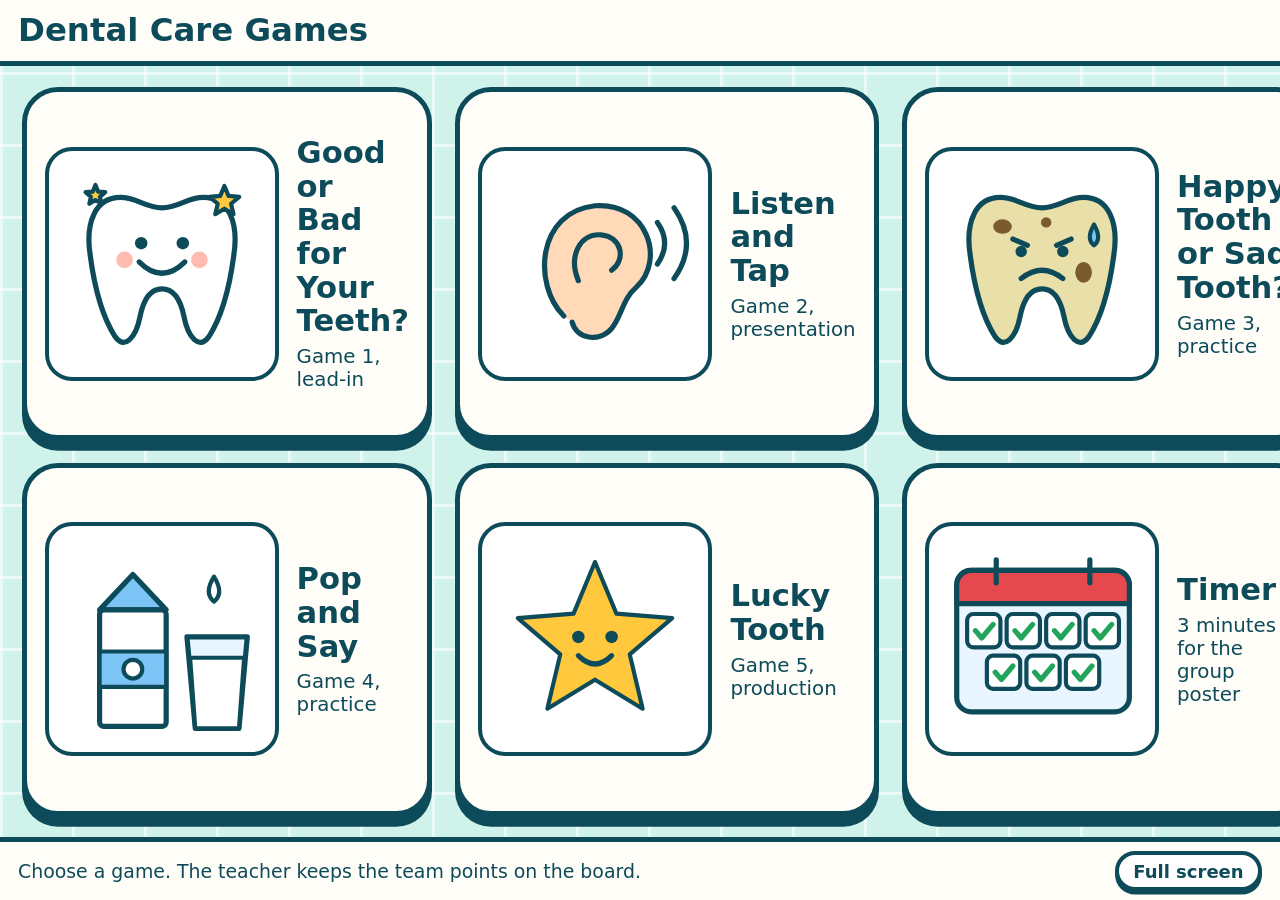
<file: index.html>
<!doctype html>
<html lang="en">
<head>
<meta charset="utf-8">
<meta name="viewport" content="width=device-width, initial-scale=1">
<title>Dental Care Games | Dental Care Games</title>
<style>
:root{
  --ink:#0E4B5A; --mint:#CFF3EA; --mint-deep:#9FE3D3; --enamel:#FFFDF7; --good:#22A55B; --bad:#E5484D; --sun:#FFC83D;
  --red:#E5484D; --blue:#3B82F6; --green:#22A55B; --yellow:#F2B705;
  --font: ui-rounded, "Arial Rounded MT Bold", "Nunito", "Trebuchet MS", "Segoe UI", system-ui, sans-serif;
}
*{box-sizing:border-box}
html,body{height:100%;margin:0}
body{
  font-family:var(--font); color:var(--ink); background-color:var(--mint);
  background-image:linear-gradient(rgba(255,255,255,.55) 3px,transparent 3px),linear-gradient(90deg,rgba(255,255,255,.55) 3px,transparent 3px);
  background-size:72px 72px; display:flex; flex-direction:column; overflow:hidden; user-select:none; -webkit-user-select:none;
}
button{font-family:inherit;color:inherit;cursor:pointer}
button:focus-visible,a:focus-visible{outline:5px solid var(--sun);outline-offset:3px}
.art{display:block;width:100%;height:100%}

/* top bar */
.bar{display:flex;align-items:center;gap:2vmin;padding:1.4vmin 2vmin;background:var(--enamel);border-bottom:.6vmin solid var(--ink)}
.bar h1{font-size:clamp(18px,3.6vmin,44px);margin:0;line-height:1.1;flex:0 1 auto}
.home{flex:none;width:7vmin;height:7vmin;min-width:44px;min-height:44px;border-radius:50%;background:var(--mint);border:.5vmin solid var(--ink);display:grid;place-items:center;text-decoration:none}
.home svg{width:60%;height:60%}
#teams{margin-left:auto;display:flex;gap:1.2vmin}
.team{position:relative;display:flex;align-items:center;gap:1vmin;padding:.8vmin 1.4vmin;border-radius:3vmin;border:.5vmin solid var(--ink);background:var(--c);color:#fff;font-weight:700;opacity:.55;transition:transform .2s,opacity .2s}
.team.on{opacity:1;transform:translateY(.6vmin) scale(1.08);box-shadow:0 .8vmin 0 var(--ink)}
.team .nm{font-size:clamp(12px,2.2vmin,26px);text-shadow:0 2px 0 rgba(0,0,0,.25)}
.team .sc{font-size:clamp(18px,4vmin,48px);min-width:1.4em;text-align:center;background:#fff;color:var(--ink);border-radius:2vmin;padding:0 .8vmin;line-height:1.25}
.team .adj{display:flex;flex-direction:column;gap:.3vmin}
.team .adj button{width:3.2vmin;height:3.2vmin;min-width:22px;min-height:22px;border-radius:50%;border:.3vmin solid var(--ink);background:#fff;color:var(--ink);font-size:clamp(11px,2vmin,20px);line-height:1;padding:0;font-weight:800}
.team.pop .sc{animation:pop .5s}
@keyframes pop{40%{transform:scale(1.5)}}

/* stage */
#stage{flex:1;min-height:0;position:relative;display:flex;align-items:center;justify-content:center;padding:2.4vmin}
.foot{display:flex;align-items:center;gap:1.4vmin;padding:1vmin 2vmin;background:var(--enamel);border-top:.6vmin solid var(--ink);font-size:clamp(12px,2.1vmin,22px)}
.foot .sp{flex:1}
.btn{border:.5vmin solid var(--ink);background:#fff;border-radius:3vmin;padding:1vmin 2.4vmin;font-size:clamp(14px,2.6vmin,30px);font-weight:700;box-shadow:0 .7vmin 0 var(--ink);transition:transform .08s,box-shadow .08s}
.btn:active{transform:translateY(.5vmin);box-shadow:0 .2vmin 0 var(--ink)}
.btn.small{font-size:clamp(12px,2vmin,20px);padding:.6vmin 1.6vmin;box-shadow:0 .4vmin 0 var(--ink)}
.btn.go{background:var(--sun)}
a.btn{color:var(--ink);text-decoration:none;display:inline-block}
.btn.good{background:var(--good);color:#fff}
.btn.bad{background:var(--bad);color:#fff}
.btn[disabled]{opacity:.45;cursor:default}
.card{background:var(--enamel);border:.6vmin solid var(--ink);border-radius:4vmin;box-shadow:0 1.2vmin 0 var(--ink)}
.turn{font-size:clamp(16px,3.4vmin,40px);font-weight:700;padding:.6vmin 2.4vmin;border-radius:3vmin;border:.5vmin solid var(--ink);background:var(--c);color:#fff;text-shadow:0 2px 0 rgba(0,0,0,.25)}
.big{font-size:clamp(28px,8vmin,110px);font-weight:800;line-height:1}
.phrase{font-size:clamp(20px,5vmin,64px);font-weight:700}
.goodc{color:var(--good)} .badc{color:var(--bad)}
.hidden{display:none !important}
.shake{animation:shake .4s}
@keyframes shake{20%{transform:translateX(-2vmin)}40%{transform:translateX(2vmin)}60%{transform:translateX(-1.2vmin)}80%{transform:translateX(1.2vmin)}}
.pulse{animation:pulse .6s}
@keyframes pulse{50%{transform:scale(1.05)}}

/* overlay */
.over{position:absolute;inset:0;background:rgba(14,75,90,.55);display:flex;align-items:center;justify-content:center;padding:3vmin;z-index:5}
.panel{width:min(100%,150vmin);max-height:100%;padding:3vmin 4vmin;display:flex;flex-direction:column;align-items:center;gap:2vmin;text-align:center}
.finish h2{font-size:clamp(28px,7vmin,96px);margin:0}
.finish .rows{display:flex;gap:2vmin;align-items:flex-end}
.finish .res{display:flex;flex-direction:column;align-items:center;gap:1vmin;font-weight:700;font-size:clamp(14px,2.8vmin,32px)}
.finish .res .col{width:13vmin;border:.5vmin solid var(--ink);border-radius:2vmin 2vmin 0 0;background:var(--c);display:flex;align-items:flex-start;justify-content:center;color:#fff;font-size:clamp(22px,5vmin,64px);padding-top:.6vmin;text-shadow:0 2px 0 rgba(0,0,0,.25)}
.finish .crown{width:9vmin;height:9vmin}
.stars{position:absolute;inset:0;pointer-events:none;overflow:hidden;z-index:6}
.stars i{position:absolute;width:5vmin;height:5vmin;animation:fly 1.1s ease-out forwards}
@keyframes fly{to{transform:translate(var(--dx),var(--dy)) rotate(260deg) scale(.4);opacity:0}}
@media (prefers-reduced-motion:reduce){*{animation-duration:.01s !important;transition-duration:.01s !important}}

.hub{width:100%;height:100%;display:grid;grid-template-columns:repeat(3,1fr);grid-template-rows:repeat(2,1fr);gap:2.6vmin}
.go-card{display:flex;align-items:center;gap:2vmin;padding:2vmin;text-decoration:none;color:inherit;min-height:0}
.go-card:active{transform:translateY(.8vmin);box-shadow:0 .4vmin 0 var(--ink)}
.go-card .pic{flex:none;height:100%;max-height:26vmin;aspect-ratio:1;background:#fff;border:.5vmin solid var(--ink);border-radius:3vmin;padding:1vmin}
.go-card .t{font-size:clamp(16px,3.4vmin,40px);font-weight:800;line-height:1.1}
.go-card .s{font-size:clamp(12px,2.2vmin,26px);margin-top:.8vmin}

</style>
</head>
<body>
<header class="bar">
  
  <h1>Dental Care Games</h1>
  
</header>
<main id="stage">
<div class="hub" id="hub"></div>

</main>
<footer class="foot">
  <span>Choose a game. The teacher keeps the team points on the board.</span><span class="sp"></span>
  
  
  <button class="btn small" id="btnFull">Full screen</button>
</footer>
<script>
// Original pictures for the Dental Care games. Every picture is drawn in a 200 x 200 box.
const INK = '#0E4B5A';
const S = `stroke="${INK}" stroke-width="5" stroke-linejoin="round" stroke-linecap="round"`;
const S4 = `stroke="${INK}" stroke-width="4" stroke-linejoin="round" stroke-linecap="round"`;

const TOOTH_PATH = 'M60 36 C36 36 26 60 31 92 C35 122 42 150 55 170 C64 183 75 171 79 150 C83 131 90 124 100 124 C110 124 117 131 121 150 C125 171 136 183 145 170 C158 150 165 122 169 92 C174 60 164 36 140 36 C124 36 116 46 100 46 C84 46 76 36 60 36 Z';

function toothShape(fill) { return `<path d="${TOOTH_PATH}" fill="${fill}" ${S}/>`; }

function kid(mouth) {
  return `<circle cx="78" cy="110" r="54" fill="#FFD9B8" ${S}/>
  <path d="M25 104 C20 62 52 44 80 46 C112 44 138 66 131 106 C120 86 102 74 78 78 C56 74 38 88 25 104 Z" fill="#5B3A29" ${S}/>
  <circle cx="60" cy="110" r="5.5" fill="${INK}"/><circle cx="96" cy="110" r="5.5" fill="${INK}"/>
  <circle cx="45" cy="127" r="8" fill="#FF9E8F" opacity=".75"/><circle cx="111" cy="127" r="8" fill="#FF9E8F" opacity=".75"/>
  ${mouth}`;
}
const MOUTH_SMILE = `<path d="M56 131 Q78 156 100 131 Z" fill="#fff" ${S4}/>`;
const MOUTH_OPEN = `<ellipse cx="78" cy="140" rx="14" ry="11" fill="#B3364A" ${S4}/>`;

function candy(x, y, r, color, scale) {
  return `<g transform="translate(${x},${y}) rotate(${r}) scale(${scale || 1})">
    <path d="M-20 0 L-44 -15 L-44 15 Z" fill="${color}" ${S4}/><path d="M20 0 L44 -15 L44 15 Z" fill="${color}" ${S4}/>
    <ellipse rx="25" ry="18" fill="${color}" ${S4}/>
    <path d="M-8 -16 Q2 0 -8 16 M8 -16 Q18 0 8 16" fill="none" stroke="#fff" stroke-width="5" stroke-linecap="round"/></g>`;
}
function toothbrush(x, y, r, scale) {
  return `<g transform="translate(${x},${y}) rotate(${r}) scale(${scale || 1})">
    <rect x="20" y="-7" width="100" height="14" rx="7" fill="#3B82F6" ${S4}/>
    <rect x="-10" y="-9" width="38" height="12" rx="4" fill="#3B82F6" ${S4}/>
    <rect x="-8" y="-24" width="34" height="16" rx="4" fill="#fff" ${S4}/>
    <path d="M1 -24 V-9 M9 -24 V-9 M17 -24 V-9" stroke="${INK}" stroke-width="2.5"/></g>`;
}
function pencil(x, y, r, scale, bites) {
  const marks = bites ? `<path d="M30 -9 a7 7 0 0 0 14 0 Z M52 -9 a7 7 0 0 0 14 0 Z M40 9 a7 7 0 0 1 14 0 Z" fill="#8A5A2B" ${S4}/>` : '';
  return `<g transform="translate(${x},${y}) rotate(${r}) scale(${scale || 1})">
    <rect x="-14" y="-9" width="16" height="18" rx="4" fill="#FF8FA3" ${S4}/>
    <rect x="2" y="-9" width="98" height="18" fill="#F5B300" ${S4}/>
    <path d="M100 -9 L128 0 L100 9 Z" fill="#F3D2A9" ${S4}/><path d="M118 -3.4 L128 0 L118 3.4 Z" fill="${INK}"/>
    ${marks}</g>`;
}
function star(cx, cy, r, fill) {
  let d = '';
  for (let i = 0; i < 10; i++) {
    const a = -Math.PI / 2 + i * Math.PI / 5, rr = i % 2 ? r * 0.45 : r;
    d += (i ? 'L' : 'M') + (cx + rr * Math.cos(a)).toFixed(1) + ' ' + (cy + rr * Math.sin(a)).toFixed(1) + ' ';
  }
  return `<path d="${d}Z" fill="${fill || '#FFC83D'}" ${S4}/>`;
}
function calendar(marks) {
  let cells = '';
  const pos = [[44, 92], [82, 92], [120, 92], [158, 92], [63, 132], [101, 132], [139, 132]];
  pos.forEach(([x, y]) => {
    cells += `<rect x="${x - 16}" y="${y - 16}" width="32" height="32" rx="6" fill="#fff" ${S4}/>`;
    cells += marks === 'stars' ? star(x, y, 11, '#FFC83D').replace('stroke-width="4"', 'stroke-width="2.5"')
      : `<path d="M${x - 8} ${y} l6 7 l11 -13" fill="none" stroke="#22A55B" stroke-width="5" stroke-linecap="round" stroke-linejoin="round"/>`;
  });
  return `<rect x="18" y="34" width="166" height="136" rx="14" fill="#EAF6FF" ${S}/>
    <path d="M18 66 H184 V48 a14 14 0 0 0 -14 -14 H32 a14 14 0 0 0 -14 14 Z" fill="#E5484D" ${S}/>
    <path d="M56 24 V46 M146 24 V46" ${S}/>${cells}`;
}

const ART = {
  toothHappy: () => `${toothShape('#FFFFFF')}
    <circle cx="80" cy="80" r="6" fill="${INK}"/><circle cx="120" cy="80" r="6" fill="${INK}"/>
    <path d="M78 98 Q100 120 122 98" fill="none" ${S}/>
    <circle cx="64" cy="96" r="8" fill="#FF9E8F" opacity=".7"/><circle cx="136" cy="96" r="8" fill="#FF9E8F" opacity=".7"/>
    ${star(160, 40, 15)}${star(36, 34, 10)}`,
  toothSad: () => `${toothShape('#E9DFA8')}
    <path d="M72 76 l14 6 M128 76 l-14 6" ${S}/>
    <circle cx="80" cy="88" r="5.5" fill="${INK}"/><circle cx="120" cy="88" r="5.5" fill="${INK}"/>
    <path d="M80 114 Q100 98 120 114" fill="none" ${S}/>
    <ellipse cx="62" cy="64" rx="9" ry="7" fill="#7A5B2E"/><ellipse cx="140" cy="108" rx="8" ry="10" fill="#7A5B2E"/><circle cx="104" cy="60" r="5" fill="#7A5B2E"/>
    <path d="M150 62 q8 14 0 20 q-8 -6 0 -20 Z" fill="#7CC4F5" ${S4}/>`,
  brushA: () => `${kid(MOUTH_SMILE)}${toothbrush(88, 150, -14, 0.8)}
    <circle cx="108" cy="150" r="9" fill="#fff" ${S4}/><circle cx="122" cy="160" r="6" fill="#fff" ${S4}/><circle cx="96" cy="162" r="5" fill="#fff" ${S4}/>`,
  brushB: () => `${toothbrush(40, 78, 18, 1.15)}
    <g transform="translate(60,140) rotate(-10)"><rect x="0" y="-22" width="92" height="44" rx="8" fill="#fff" ${S}/>
    <rect x="16" y="-22" width="40" height="44" fill="#2EC4B6" ${S4}/><rect x="92" y="-12" width="18" height="24" rx="4" fill="#E5484D" ${S4}/>
    <path d="M110 0 q16 -14 26 0 q-12 12 -26 0 Z" fill="#fff" ${S4}/></g>`,
  candyA: () => `${kid(MOUTH_OPEN)}${candy(140, 146, -20, '#FF6B9D')}`,
  candyB: () => `<path d="M118 108 L150 180" ${S}/>
    <circle cx="106" cy="76" r="44" fill="#FF6B9D" ${S}/>
    <path d="M106 76 m0 -8 a8 8 0 1 1 -8 8 a18 18 0 1 1 18 18 a28 28 0 1 1 -28 -28" fill="none" stroke="#fff" stroke-width="6" stroke-linecap="round"/>
    ${candy(52, 154, 14, '#FFC83D', 0.8)}${candy(160, 62, -30, '#7CC4F5', 0.62)}`,
  dentistA: () => `<circle cx="92" cy="112" r="54" fill="#FFD9B8" ${S}/>
    <path d="M40 96 C40 58 66 44 92 44 C118 44 144 58 144 96 C126 82 112 78 92 78 C72 78 58 82 40 96 Z" fill="#DFF3FF" ${S}/>
    <path d="M92 52 v18 M83 61 h18" stroke="#22A55B" stroke-width="7" stroke-linecap="round"/>
    <circle cx="74" cy="106" r="5.5" fill="${INK}"/><circle cx="110" cy="106" r="5.5" fill="${INK}"/>
    <path d="M52 124 Q92 112 132 124 L128 150 Q92 172 56 150 Z" fill="#7CC4F5" ${S}/>
    <path d="M52 126 L40 116 M132 126 L144 116" ${S4}/>
    <path d="M150 186 L170 122" ${S}/><circle cx="172" cy="104" r="20" fill="#EAF6FF" ${S}/>`,
  dentistB: () => `<g transform="translate(-14,12) scale(.86)">${toothShape('#FFFFFF')}
    <circle cx="80" cy="82" r="6" fill="${INK}"/><circle cx="120" cy="82" r="6" fill="${INK}"/><path d="M80 100 Q100 118 120 100" fill="none" ${S}/></g>
    <path d="M132 188 L158 108" ${S}/><circle cx="162" cy="90" r="24" fill="#EAF6FF" ${S}/>
    <circle cx="44" cy="44" r="26" fill="#22A55B" ${S4}/><path d="M44 30 v28 M30 44 h28" stroke="#fff" stroke-width="9" stroke-linecap="round"/>`,
  pencilA: () => `${kid(`<ellipse cx="78" cy="142" rx="17" ry="13" fill="#B3364A" ${S4}/>`)}${pencil(72, 143, -6, 0.86)}
    <rect x="64" y="130" width="11" height="9" rx="2" fill="#fff" ${S4}/><rect x="80" y="130" width="11" height="9" rx="2" fill="#fff" ${S4}/>`,
  pencilB: () => `${pencil(38, 150, -38, 1.18, true)}
    <path d="M36 44 l10 12 M60 30 l4 15 M20 66 l14 6" ${S}/>`,
  apple: () => `${kid(MOUTH_OPEN)}
    <path d="M148 120 C128 104 104 122 110 150 C114 172 132 184 148 176 C164 184 182 172 186 150 C192 122 168 104 148 120 Z" fill="#E5484D" ${S}/>
    <path d="M148 120 q-2 -16 10 -22" fill="none" ${S}/><path d="M158 100 q16 -10 24 2 q-14 10 -24 -2 Z" fill="#22A55B" ${S4}/>`,
  soda: () => `${kid(MOUTH_OPEN)}
    <path d="M118 112 L182 112 L172 186 L128 186 Z" fill="#8A4B2A" ${S}/>
    <path d="M118 112 L182 112 L179 132 L121 132 Z" fill="#fff" ${S4}/>
    <circle cx="140" cy="152" r="5" fill="#fff" opacity=".8"/><circle cx="158" cy="168" r="4" fill="#fff" opacity=".8"/><circle cx="160" cy="146" r="3" fill="#fff" opacity=".8"/>
    <path d="M150 122 L138 96 L96 140" fill="none" stroke="#E5484D" stroke-width="7" stroke-linecap="round" stroke-linejoin="round"/>`,
  milk: () => `${kid(MOUTH_SMILE)}
    <path d="M122 104 L180 104 L174 186 L128 186 Z" fill="#EAF6FF" ${S}/>
    <path d="M124 128 L178 128 L174 186 L128 186 Z" fill="#fff" ${S4}/>
    <path d="M58 133 q20 -10 40 0" fill="none" stroke="#fff" stroke-width="7" stroke-linecap="round"/>`,
  chocolate: () => `${kid(MOUTH_OPEN)}
    <g transform="translate(146,146) rotate(14)"><rect x="-34" y="-44" width="68" height="88" rx="6" fill="#6B3E26" ${S}/>
    <path d="M-34 -14 H34 M-34 16 H34 M0 -44 V44" stroke="#8A5A3C" stroke-width="5"/>
    <path d="M-34 10 H34 V44 a6 6 0 0 1 -6 6 H-28 a6 6 0 0 1 -6 -6 Z" fill="#F5B300" ${S4} transform="translate(0,-6)"/></g>`,
  appleB: () => `<g transform="translate(-102,-80) scale(1.3)"><path d="M148 120 C128 104 104 122 110 150 C114 172 132 184 148 176 C164 184 182 172 186 150 C192 122 168 104 148 120 Z" fill="#E5484D" ${S4}/>
    <path d="M148 120 q-2 -16 10 -22" fill="none" ${S4}/><path d="M158 100 q16 -10 24 2 q-14 10 -24 -2 Z" fill="#22A55B" ${S4}/></g>
    <g transform="translate(75,72) scale(.62)"><path d="M148 120 C128 104 104 122 110 150 C114 172 132 184 148 176 C164 184 182 172 186 150 C192 122 168 104 148 120 Z" fill="#7BC74D" ${S}/>
    <path d="M148 120 q-2 -16 10 -22" fill="none" ${S}/></g>
    <path d="M70 100 q-8 12 0 24" fill="none" stroke="#fff" stroke-width="7" stroke-linecap="round"/>`,
  milkB: () => `<path d="M40 72 L72 38 L104 72 Z" fill="#7CC4F5" ${S}/><rect x="40" y="72" width="64" height="112" rx="4" fill="#fff" ${S}/>
    <rect x="40" y="112" width="64" height="34" fill="#7CC4F5" ${S4}/><circle cx="72" cy="129" r="9" fill="#fff" ${S4}/>
    <path d="M124 98 L182 98 L174 186 L132 186 Z" fill="#EAF6FF" ${S}/><path d="M127 118 L179 118 L174 186 L132 186 Z" fill="#fff" ${S4}/>
    <path d="M150 40 q10 16 0 24 q-10 -8 0 -24 Z" fill="#fff" ${S4}/>`,
  sodaB: () => `<rect x="58" y="44" width="84" height="140" rx="16" fill="#E5484D" ${S}/>
    <ellipse cx="100" cy="50" rx="40" ry="10" fill="#D9E2E8" ${S4}/><path d="M92 46 h16" ${S4}/>
    <path d="M58 104 q21 -14 42 0 t42 0 v26 q-21 -14 -42 0 t-42 0 Z" fill="#fff" ${S4}/>
    <circle cx="164" cy="64" r="9" fill="#fff" ${S4}/><circle cx="178" cy="98" r="6" fill="#fff" ${S4}/><circle cx="160" cy="34" r="5" fill="#fff" ${S4}/>
    <circle cx="34" cy="80" r="7" fill="#fff" ${S4}/><circle cx="28" cy="116" r="4.5" fill="#fff" ${S4}/>`,
  sun: () => `<g ${S}><path d="M100 14 V34 M100 166 V186 M14 100 H34 M166 100 H186 M39 39 L53 53 M147 147 L161 161 M39 161 L53 147 M147 53 L161 39"/></g>
    <circle cx="100" cy="100" r="52" fill="#FFC83D" ${S}/>
    <circle cx="82" cy="92" r="6" fill="${INK}"/><circle cx="118" cy="92" r="6" fill="${INK}"/><path d="M80 110 Q100 130 120 110" fill="none" ${S}/>`,
  plate: () => `<circle cx="100" cy="104" r="62" fill="#fff" ${S}/><circle cx="100" cy="104" r="40" fill="#EAF6FF" ${S4}/>
    <circle cx="88" cy="96" r="4" fill="#C98A4B"/><circle cx="112" cy="112" r="3.5" fill="#C98A4B"/><circle cx="104" cy="92" r="3" fill="#C98A4B"/>
    <path d="M20 40 V84 M10 40 V68 a10 10 0 0 0 20 0 V40 M20 84 V172" fill="none" ${S}/>
    <path d="M180 172 V92 M180 92 c-14 -8 -14 -44 0 -54 c14 10 14 46 0 54 Z" fill="#EAF6FF" ${S}/>`,
  calendar: () => calendar('ticks'),
  calendarStars: () => calendar('stars'),
  star: () => `${star(100, 104, 78)}<circle cx="84" cy="98" r="6" fill="${INK}"/><circle cx="116" cy="98" r="6" fill="${INK}"/><path d="M84 116 Q100 132 116 116" fill="none" ${S}/>`,
  ear: () => `<path d="M70 150 C40 120 44 50 100 44 C150 40 168 96 140 122 C126 134 126 150 116 162 C104 176 82 172 78 156" fill="#FFD9B8" ${S}/>
    <path d="M84 116 C74 92 86 70 106 72 C126 74 130 96 116 106" fill="none" ${S}/>
    <path d="M160 60 q14 20 0 40 M176 46 q24 34 0 68" fill="none" ${S}/>`,
  thumbUp: () => `<path d="M40 96 H72 V172 H40 Z" fill="#fff" ${S}/><path d="M72 100 C92 86 96 62 96 40 C116 36 124 58 116 86 H152 C170 86 170 108 158 110 C170 114 168 132 154 134 C164 140 160 156 148 156 C154 164 148 174 136 174 H96 C84 174 80 168 72 166 Z" fill="#FFD9B8" ${S}/>`,
};

function artInner(key) { return (ART[key] || ART.star)(); }
function art(key, cls) { return `<svg class="art ${cls || ''}" viewBox="0 0 200 200" aria-hidden="true">${artInner(key)}</svg>`; }

// Shared engine: teacher model turn + four teams, sounds, finish screen.
const TEAMS = [
  { name: 'Red', color: 'var(--red)' }, { name: 'Blue', color: 'var(--blue)' },
  { name: 'Green', color: 'var(--green)' }, { name: 'Yellow', color: 'var(--yellow)' },
];
const TEACHER = { name: 'Teacher', color: 'var(--ink)' };
let turn = 0; // -1 = teacher's model round
const $ = (s, el) => (el || document).querySelector(s);
const el = (html) => { const t = document.createElement('template'); t.innerHTML = html.trim(); return t.content.firstChild; };
const who = (i) => (i < 0 ? TEACHER : TEAMS[i]);
// Points are kept by the teacher on the board, so the games show no scores.
function setTurn(i) { turn = i < 0 ? -1 : i % 4; document.dispatchEvent(new CustomEvent('turn')); }
function nextTurn() { setTurn(turn < 0 ? 0 : turn + 1); }
// Classes use groups 1-4 with no team names, so only the teacher's model turn shows a label.
function turnChip() { return turn < 0 ? `<span class="turn" style="--c:${TEACHER.color}">Teacher</span>` : ''; }

let AC;
function tone(freq, dur, type, when, gain) {
  try {
    AC = AC || new (window.AudioContext || window.webkitAudioContext)();
    const o = AC.createOscillator(), g = AC.createGain();
    o.type = type || 'sine'; o.frequency.value = freq; o.connect(g); g.connect(AC.destination);
    const t = AC.currentTime + (when || 0);
    g.gain.setValueAtTime(gain || 0.16, t); g.gain.exponentialRampToValueAtTime(0.001, t + dur);
    o.start(t); o.stop(t + dur);
  } catch (e) { /* no sound available */ }
}
const sfx = {
  good() { tone(523, .15); tone(659, .15, 'sine', .12); tone(784, .3, 'sine', .24); },
  bad() { tone(196, .25, 'sawtooth', 0, .07); tone(147, .35, 'sawtooth', .18, .07); },
  tap() { tone(440, .07, 'triangle'); },
  tick() { tone(880, .05, 'square', 0, .05); },
  win() { [523, 659, 784, 1047, 1319].forEach((f, i) => tone(f, .25, 'triangle', i * .14)); },
};

function burst() {
  const box = el('<div class="stars"></div>');
  for (let i = 0; i < 14; i++) {
    const a = Math.random() * Math.PI * 2, d = 25 + Math.random() * 30;
    const s = el(`<i style="left:50%;top:45%;--dx:${(Math.cos(a) * d).toFixed(0)}vmin;--dy:${(Math.sin(a) * d).toFixed(0)}vmin"><svg viewBox="0 0 200 200">${star(100, 100, 90)}</svg></i>`);
    box.appendChild(s);
  }
  $('#stage').appendChild(box); setTimeout(() => box.remove(), 1200);
}

function showFinish(title) {
  const o = el(`<div class="over"><div class="panel card finish"><h2>${title || 'Great job!'}</h2>
    <div style="display:flex;gap:2vmin"><button class="btn" id="finAgain">Play again</button><a class="btn go" href="index.html" style="text-decoration:none">All games</a></div></div></div>`);
  $('#stage').appendChild(o); $('#finAgain').onclick = () => location.reload(); sfx.win(); burst();
}

document.addEventListener('DOMContentLoaded', () => {
  const again = $('#btnAgain'); if (again) again.onclick = () => location.reload();
  const full = $('#btnFull'); if (full) full.onclick = () => {
    if (document.fullscreenElement) document.exitFullscreen(); else if (document.documentElement.requestFullscreen) document.documentElement.requestFullscreen().catch(() => {});
  };
});

const GAMES = [
  ['game1-good-or-bad.html', 'toothHappy', 'Good or Bad for Your Teeth?', 'Game 1, lead-in'],
  ['game2-listen-and-tap.html', 'ear', 'Listen and Tap', 'Game 2, presentation'],
  ['game3-happy-or-sad-tooth.html', 'toothSad', 'Happy Tooth or Sad Tooth?', 'Game 3, practice'],
  ['game4-pop-and-say.html', 'milkB', 'Pop and Say', 'Game 4, practice'],
  ['game5-lucky-tooth.html', 'star', 'Lucky Tooth', 'Game 5, production'],
  ['timer.html', 'calendar', 'Timer', '3 minutes for the group poster'],
];
$('#hub').innerHTML = GAMES.map((g) => `<a class="go-card card" href="${g[0]}"><span class="pic">${art(g[1])}</span><span><div class="t">${g[2]}</div><div class="s">${g[3]}</div></span></a>`).join('');

</script>
</body>
</html>
</file>
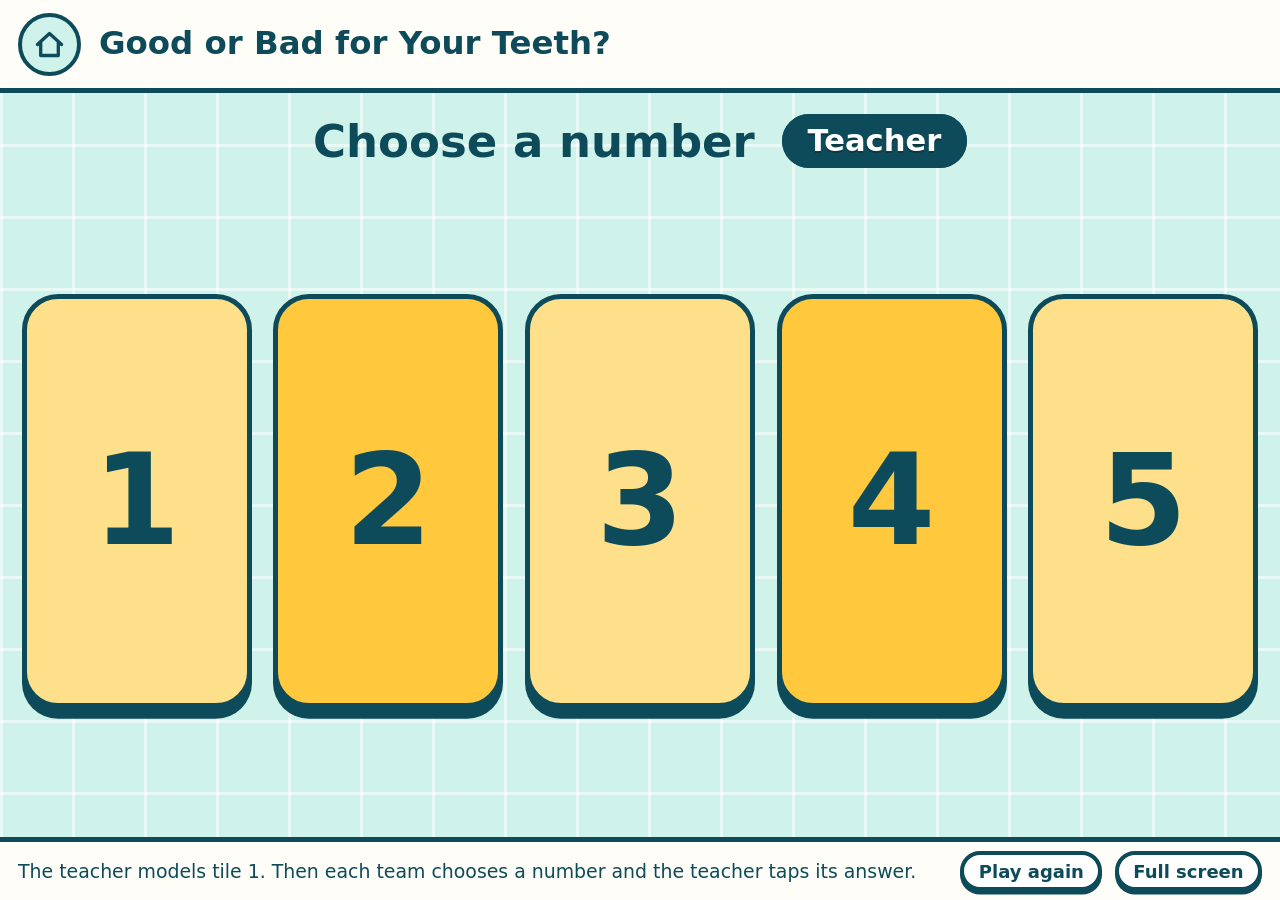
<file: game1-good-or-bad.html>
<!doctype html>
<html lang="en">
<head>
<meta charset="utf-8">
<meta name="viewport" content="width=device-width, initial-scale=1">
<title>Good or Bad for Your Teeth? | Dental Care Games</title>
<style>
:root{
  --ink:#0E4B5A; --mint:#CFF3EA; --mint-deep:#9FE3D3; --enamel:#FFFDF7; --good:#22A55B; --bad:#E5484D; --sun:#FFC83D;
  --red:#E5484D; --blue:#3B82F6; --green:#22A55B; --yellow:#F2B705;
  --font: ui-rounded, "Arial Rounded MT Bold", "Nunito", "Trebuchet MS", "Segoe UI", system-ui, sans-serif;
}
*{box-sizing:border-box}
html,body{height:100%;margin:0}
body{
  font-family:var(--font); color:var(--ink); background-color:var(--mint);
  background-image:linear-gradient(rgba(255,255,255,.55) 3px,transparent 3px),linear-gradient(90deg,rgba(255,255,255,.55) 3px,transparent 3px);
  background-size:72px 72px; display:flex; flex-direction:column; overflow:hidden; user-select:none; -webkit-user-select:none;
}
button{font-family:inherit;color:inherit;cursor:pointer}
button:focus-visible,a:focus-visible{outline:5px solid var(--sun);outline-offset:3px}
.art{display:block;width:100%;height:100%}

/* top bar */
.bar{display:flex;align-items:center;gap:2vmin;padding:1.4vmin 2vmin;background:var(--enamel);border-bottom:.6vmin solid var(--ink)}
.bar h1{font-size:clamp(18px,3.6vmin,44px);margin:0;line-height:1.1;flex:0 1 auto}
.home{flex:none;width:7vmin;height:7vmin;min-width:44px;min-height:44px;border-radius:50%;background:var(--mint);border:.5vmin solid var(--ink);display:grid;place-items:center;text-decoration:none}
.home svg{width:60%;height:60%}
#teams{margin-left:auto;display:flex;gap:1.2vmin}
.team{position:relative;display:flex;align-items:center;gap:1vmin;padding:.8vmin 1.4vmin;border-radius:3vmin;border:.5vmin solid var(--ink);background:var(--c);color:#fff;font-weight:700;opacity:.55;transition:transform .2s,opacity .2s}
.team.on{opacity:1;transform:translateY(.6vmin) scale(1.08);box-shadow:0 .8vmin 0 var(--ink)}
.team .nm{font-size:clamp(12px,2.2vmin,26px);text-shadow:0 2px 0 rgba(0,0,0,.25)}
.team .sc{font-size:clamp(18px,4vmin,48px);min-width:1.4em;text-align:center;background:#fff;color:var(--ink);border-radius:2vmin;padding:0 .8vmin;line-height:1.25}
.team .adj{display:flex;flex-direction:column;gap:.3vmin}
.team .adj button{width:3.2vmin;height:3.2vmin;min-width:22px;min-height:22px;border-radius:50%;border:.3vmin solid var(--ink);background:#fff;color:var(--ink);font-size:clamp(11px,2vmin,20px);line-height:1;padding:0;font-weight:800}
.team.pop .sc{animation:pop .5s}
@keyframes pop{40%{transform:scale(1.5)}}

/* stage */
#stage{flex:1;min-height:0;position:relative;display:flex;align-items:center;justify-content:center;padding:2.4vmin}
.foot{display:flex;align-items:center;gap:1.4vmin;padding:1vmin 2vmin;background:var(--enamel);border-top:.6vmin solid var(--ink);font-size:clamp(12px,2.1vmin,22px)}
.foot .sp{flex:1}
.btn{border:.5vmin solid var(--ink);background:#fff;border-radius:3vmin;padding:1vmin 2.4vmin;font-size:clamp(14px,2.6vmin,30px);font-weight:700;box-shadow:0 .7vmin 0 var(--ink);transition:transform .08s,box-shadow .08s}
.btn:active{transform:translateY(.5vmin);box-shadow:0 .2vmin 0 var(--ink)}
.btn.small{font-size:clamp(12px,2vmin,20px);padding:.6vmin 1.6vmin;box-shadow:0 .4vmin 0 var(--ink)}
.btn.go{background:var(--sun)}
a.btn{color:var(--ink);text-decoration:none;display:inline-block}
.btn.good{background:var(--good);color:#fff}
.btn.bad{background:var(--bad);color:#fff}
.btn[disabled]{opacity:.45;cursor:default}
.card{background:var(--enamel);border:.6vmin solid var(--ink);border-radius:4vmin;box-shadow:0 1.2vmin 0 var(--ink)}
.turn{font-size:clamp(16px,3.4vmin,40px);font-weight:700;padding:.6vmin 2.4vmin;border-radius:3vmin;border:.5vmin solid var(--ink);background:var(--c);color:#fff;text-shadow:0 2px 0 rgba(0,0,0,.25)}
.big{font-size:clamp(28px,8vmin,110px);font-weight:800;line-height:1}
.phrase{font-size:clamp(20px,5vmin,64px);font-weight:700}
.goodc{color:var(--good)} .badc{color:var(--bad)}
.hidden{display:none !important}
.shake{animation:shake .4s}
@keyframes shake{20%{transform:translateX(-2vmin)}40%{transform:translateX(2vmin)}60%{transform:translateX(-1.2vmin)}80%{transform:translateX(1.2vmin)}}
.pulse{animation:pulse .6s}
@keyframes pulse{50%{transform:scale(1.05)}}

/* overlay */
.over{position:absolute;inset:0;background:rgba(14,75,90,.55);display:flex;align-items:center;justify-content:center;padding:3vmin;z-index:5}
.panel{width:min(100%,150vmin);max-height:100%;padding:3vmin 4vmin;display:flex;flex-direction:column;align-items:center;gap:2vmin;text-align:center}
.finish h2{font-size:clamp(28px,7vmin,96px);margin:0}
.finish .rows{display:flex;gap:2vmin;align-items:flex-end}
.finish .res{display:flex;flex-direction:column;align-items:center;gap:1vmin;font-weight:700;font-size:clamp(14px,2.8vmin,32px)}
.finish .res .col{width:13vmin;border:.5vmin solid var(--ink);border-radius:2vmin 2vmin 0 0;background:var(--c);display:flex;align-items:flex-start;justify-content:center;color:#fff;font-size:clamp(22px,5vmin,64px);padding-top:.6vmin;text-shadow:0 2px 0 rgba(0,0,0,.25)}
.finish .crown{width:9vmin;height:9vmin}
.stars{position:absolute;inset:0;pointer-events:none;overflow:hidden;z-index:6}
.stars i{position:absolute;width:5vmin;height:5vmin;animation:fly 1.1s ease-out forwards}
@keyframes fly{to{transform:translate(var(--dx),var(--dy)) rotate(260deg) scale(.4);opacity:0}}
@media (prefers-reduced-motion:reduce){*{animation-duration:.01s !important;transition-duration:.01s !important}}

.g1{width:100%;height:100%;display:flex;flex-direction:column;gap:2vmin;align-items:center}
.head{display:flex;gap:3vmin;align-items:center}
.grid{flex:1;min-height:0;display:grid;grid-template-columns:repeat(5,1fr);grid-template-rows:minmax(0,46vmin);align-content:center;gap:2.4vmin;width:min(100%,160vmin)}
.tile{border:.6vmin solid var(--ink);border-radius:4vmin;background:var(--sun);box-shadow:0 1.2vmin 0 var(--ink);font-size:clamp(40px,14vmin,180px);font-weight:800;display:grid;place-items:center;min-height:0;padding:0}
.tile:nth-child(odd){background:#FFE08A}
.tile:active{transform:translateY(.8vmin);box-shadow:0 .4vmin 0 var(--ink)}
.tile.done{background:#fff;box-shadow:none;padding:1vmin;border-width:1vmin}
.tile.done.g{border-color:var(--good)} .tile.done.b{border-color:var(--bad)}
.pic{width:min(36vmin,50%);aspect-ratio:1;background:#fff;border:.6vmin solid var(--ink);border-radius:4vmin;padding:1.5vmin}
.row{display:flex;gap:3vmin;align-items:center;justify-content:center;flex-wrap:wrap}
.ansb{display:flex;align-items:center;gap:1.4vmin;font-size:clamp(22px,6vmin,72px);padding:1vmin 4vmin 1vmin 2vmin}
.ico{display:inline-block;width:9vmin;height:9vmin;background:#fff;border-radius:50%;border:.4vmin solid var(--ink);padding:.6vmin}
.big-ico{width:14vmin;height:14vmin}
.note{font-size:clamp(14px,3vmin,34px);font-weight:700}

</style>
</head>
<body>
<header class="bar">
  <a class="home" href="index.html" aria-label="All games"><svg viewBox="0 0 60 60" aria-hidden="true"><path d="M8 30 L30 10 L52 30 M14 26 V50 H46 V26" fill="none" stroke="#0E4B5A" stroke-width="6" stroke-linecap="round" stroke-linejoin="round"/></svg></a>
  <h1>Good or Bad for Your Teeth?</h1>
  
</header>
<main id="stage">
<div class="g1">
  <div class="head"><span class="phrase">Choose a number</span><span id="who"></span></div>
  <div class="grid" id="grid"></div>
</div>
<div class="over hidden" id="qv"><div class="panel card" id="panel">
  <div id="who2"></div>
  <div class="pic" id="pic"></div>
  <div class="phrase" id="qtext">Good or bad for your teeth?</div>
  <div class="row" id="ans">
    <button class="btn good ansb" data-v="1"><span class="ico" data-art="toothHappy"></span>Good</button>
    <button class="btn bad ansb" data-v="0"><span class="ico" data-art="toothSad"></span>Bad</button>
  </div>
  <div class="row hidden" id="res">
    <span class="ico big-ico" id="resico"></span><span class="big" id="restext"></span>
    <span class="note" id="resnote"></span><button class="btn go" id="next">Next team</button>
  </div>
</div></div>

</main>
<footer class="foot">
  <span>The teacher models tile 1. Then each team chooses a number and the teacher taps its answer.</span><span class="sp"></span>
  
  <button class="btn small" id="btnAgain">Play again</button>
  <button class="btn small" id="btnFull">Full screen</button>
</footer>
<script>
// Original pictures for the Dental Care games. Every picture is drawn in a 200 x 200 box.
const INK = '#0E4B5A';
const S = `stroke="${INK}" stroke-width="5" stroke-linejoin="round" stroke-linecap="round"`;
const S4 = `stroke="${INK}" stroke-width="4" stroke-linejoin="round" stroke-linecap="round"`;

const TOOTH_PATH = 'M60 36 C36 36 26 60 31 92 C35 122 42 150 55 170 C64 183 75 171 79 150 C83 131 90 124 100 124 C110 124 117 131 121 150 C125 171 136 183 145 170 C158 150 165 122 169 92 C174 60 164 36 140 36 C124 36 116 46 100 46 C84 46 76 36 60 36 Z';

function toothShape(fill) { return `<path d="${TOOTH_PATH}" fill="${fill}" ${S}/>`; }

function kid(mouth) {
  return `<circle cx="78" cy="110" r="54" fill="#FFD9B8" ${S}/>
  <path d="M25 104 C20 62 52 44 80 46 C112 44 138 66 131 106 C120 86 102 74 78 78 C56 74 38 88 25 104 Z" fill="#5B3A29" ${S}/>
  <circle cx="60" cy="110" r="5.5" fill="${INK}"/><circle cx="96" cy="110" r="5.5" fill="${INK}"/>
  <circle cx="45" cy="127" r="8" fill="#FF9E8F" opacity=".75"/><circle cx="111" cy="127" r="8" fill="#FF9E8F" opacity=".75"/>
  ${mouth}`;
}
const MOUTH_SMILE = `<path d="M56 131 Q78 156 100 131 Z" fill="#fff" ${S4}/>`;
const MOUTH_OPEN = `<ellipse cx="78" cy="140" rx="14" ry="11" fill="#B3364A" ${S4}/>`;

function candy(x, y, r, color, scale) {
  return `<g transform="translate(${x},${y}) rotate(${r}) scale(${scale || 1})">
    <path d="M-20 0 L-44 -15 L-44 15 Z" fill="${color}" ${S4}/><path d="M20 0 L44 -15 L44 15 Z" fill="${color}" ${S4}/>
    <ellipse rx="25" ry="18" fill="${color}" ${S4}/>
    <path d="M-8 -16 Q2 0 -8 16 M8 -16 Q18 0 8 16" fill="none" stroke="#fff" stroke-width="5" stroke-linecap="round"/></g>`;
}
function toothbrush(x, y, r, scale) {
  return `<g transform="translate(${x},${y}) rotate(${r}) scale(${scale || 1})">
    <rect x="20" y="-7" width="100" height="14" rx="7" fill="#3B82F6" ${S4}/>
    <rect x="-10" y="-9" width="38" height="12" rx="4" fill="#3B82F6" ${S4}/>
    <rect x="-8" y="-24" width="34" height="16" rx="4" fill="#fff" ${S4}/>
    <path d="M1 -24 V-9 M9 -24 V-9 M17 -24 V-9" stroke="${INK}" stroke-width="2.5"/></g>`;
}
function pencil(x, y, r, scale, bites) {
  const marks = bites ? `<path d="M30 -9 a7 7 0 0 0 14 0 Z M52 -9 a7 7 0 0 0 14 0 Z M40 9 a7 7 0 0 1 14 0 Z" fill="#8A5A2B" ${S4}/>` : '';
  return `<g transform="translate(${x},${y}) rotate(${r}) scale(${scale || 1})">
    <rect x="-14" y="-9" width="16" height="18" rx="4" fill="#FF8FA3" ${S4}/>
    <rect x="2" y="-9" width="98" height="18" fill="#F5B300" ${S4}/>
    <path d="M100 -9 L128 0 L100 9 Z" fill="#F3D2A9" ${S4}/><path d="M118 -3.4 L128 0 L118 3.4 Z" fill="${INK}"/>
    ${marks}</g>`;
}
function star(cx, cy, r, fill) {
  let d = '';
  for (let i = 0; i < 10; i++) {
    const a = -Math.PI / 2 + i * Math.PI / 5, rr = i % 2 ? r * 0.45 : r;
    d += (i ? 'L' : 'M') + (cx + rr * Math.cos(a)).toFixed(1) + ' ' + (cy + rr * Math.sin(a)).toFixed(1) + ' ';
  }
  return `<path d="${d}Z" fill="${fill || '#FFC83D'}" ${S4}/>`;
}
function calendar(marks) {
  let cells = '';
  const pos = [[44, 92], [82, 92], [120, 92], [158, 92], [63, 132], [101, 132], [139, 132]];
  pos.forEach(([x, y]) => {
    cells += `<rect x="${x - 16}" y="${y - 16}" width="32" height="32" rx="6" fill="#fff" ${S4}/>`;
    cells += marks === 'stars' ? star(x, y, 11, '#FFC83D').replace('stroke-width="4"', 'stroke-width="2.5"')
      : `<path d="M${x - 8} ${y} l6 7 l11 -13" fill="none" stroke="#22A55B" stroke-width="5" stroke-linecap="round" stroke-linejoin="round"/>`;
  });
  return `<rect x="18" y="34" width="166" height="136" rx="14" fill="#EAF6FF" ${S}/>
    <path d="M18 66 H184 V48 a14 14 0 0 0 -14 -14 H32 a14 14 0 0 0 -14 14 Z" fill="#E5484D" ${S}/>
    <path d="M56 24 V46 M146 24 V46" ${S}/>${cells}`;
}

const ART = {
  toothHappy: () => `${toothShape('#FFFFFF')}
    <circle cx="80" cy="80" r="6" fill="${INK}"/><circle cx="120" cy="80" r="6" fill="${INK}"/>
    <path d="M78 98 Q100 120 122 98" fill="none" ${S}/>
    <circle cx="64" cy="96" r="8" fill="#FF9E8F" opacity=".7"/><circle cx="136" cy="96" r="8" fill="#FF9E8F" opacity=".7"/>
    ${star(160, 40, 15)}${star(36, 34, 10)}`,
  toothSad: () => `${toothShape('#E9DFA8')}
    <path d="M72 76 l14 6 M128 76 l-14 6" ${S}/>
    <circle cx="80" cy="88" r="5.5" fill="${INK}"/><circle cx="120" cy="88" r="5.5" fill="${INK}"/>
    <path d="M80 114 Q100 98 120 114" fill="none" ${S}/>
    <ellipse cx="62" cy="64" rx="9" ry="7" fill="#7A5B2E"/><ellipse cx="140" cy="108" rx="8" ry="10" fill="#7A5B2E"/><circle cx="104" cy="60" r="5" fill="#7A5B2E"/>
    <path d="M150 62 q8 14 0 20 q-8 -6 0 -20 Z" fill="#7CC4F5" ${S4}/>`,
  brushA: () => `${kid(MOUTH_SMILE)}${toothbrush(88, 150, -14, 0.8)}
    <circle cx="108" cy="150" r="9" fill="#fff" ${S4}/><circle cx="122" cy="160" r="6" fill="#fff" ${S4}/><circle cx="96" cy="162" r="5" fill="#fff" ${S4}/>`,
  brushB: () => `${toothbrush(40, 78, 18, 1.15)}
    <g transform="translate(60,140) rotate(-10)"><rect x="0" y="-22" width="92" height="44" rx="8" fill="#fff" ${S}/>
    <rect x="16" y="-22" width="40" height="44" fill="#2EC4B6" ${S4}/><rect x="92" y="-12" width="18" height="24" rx="4" fill="#E5484D" ${S4}/>
    <path d="M110 0 q16 -14 26 0 q-12 12 -26 0 Z" fill="#fff" ${S4}/></g>`,
  candyA: () => `${kid(MOUTH_OPEN)}${candy(140, 146, -20, '#FF6B9D')}`,
  candyB: () => `<path d="M118 108 L150 180" ${S}/>
    <circle cx="106" cy="76" r="44" fill="#FF6B9D" ${S}/>
    <path d="M106 76 m0 -8 a8 8 0 1 1 -8 8 a18 18 0 1 1 18 18 a28 28 0 1 1 -28 -28" fill="none" stroke="#fff" stroke-width="6" stroke-linecap="round"/>
    ${candy(52, 154, 14, '#FFC83D', 0.8)}${candy(160, 62, -30, '#7CC4F5', 0.62)}`,
  dentistA: () => `<circle cx="92" cy="112" r="54" fill="#FFD9B8" ${S}/>
    <path d="M40 96 C40 58 66 44 92 44 C118 44 144 58 144 96 C126 82 112 78 92 78 C72 78 58 82 40 96 Z" fill="#DFF3FF" ${S}/>
    <path d="M92 52 v18 M83 61 h18" stroke="#22A55B" stroke-width="7" stroke-linecap="round"/>
    <circle cx="74" cy="106" r="5.5" fill="${INK}"/><circle cx="110" cy="106" r="5.5" fill="${INK}"/>
    <path d="M52 124 Q92 112 132 124 L128 150 Q92 172 56 150 Z" fill="#7CC4F5" ${S}/>
    <path d="M52 126 L40 116 M132 126 L144 116" ${S4}/>
    <path d="M150 186 L170 122" ${S}/><circle cx="172" cy="104" r="20" fill="#EAF6FF" ${S}/>`,
  dentistB: () => `<g transform="translate(-14,12) scale(.86)">${toothShape('#FFFFFF')}
    <circle cx="80" cy="82" r="6" fill="${INK}"/><circle cx="120" cy="82" r="6" fill="${INK}"/><path d="M80 100 Q100 118 120 100" fill="none" ${S}/></g>
    <path d="M132 188 L158 108" ${S}/><circle cx="162" cy="90" r="24" fill="#EAF6FF" ${S}/>
    <circle cx="44" cy="44" r="26" fill="#22A55B" ${S4}/><path d="M44 30 v28 M30 44 h28" stroke="#fff" stroke-width="9" stroke-linecap="round"/>`,
  pencilA: () => `${kid(`<ellipse cx="78" cy="142" rx="17" ry="13" fill="#B3364A" ${S4}/>`)}${pencil(72, 143, -6, 0.86)}
    <rect x="64" y="130" width="11" height="9" rx="2" fill="#fff" ${S4}/><rect x="80" y="130" width="11" height="9" rx="2" fill="#fff" ${S4}/>`,
  pencilB: () => `${pencil(38, 150, -38, 1.18, true)}
    <path d="M36 44 l10 12 M60 30 l4 15 M20 66 l14 6" ${S}/>`,
  apple: () => `${kid(MOUTH_OPEN)}
    <path d="M148 120 C128 104 104 122 110 150 C114 172 132 184 148 176 C164 184 182 172 186 150 C192 122 168 104 148 120 Z" fill="#E5484D" ${S}/>
    <path d="M148 120 q-2 -16 10 -22" fill="none" ${S}/><path d="M158 100 q16 -10 24 2 q-14 10 -24 -2 Z" fill="#22A55B" ${S4}/>`,
  soda: () => `${kid(MOUTH_OPEN)}
    <path d="M118 112 L182 112 L172 186 L128 186 Z" fill="#8A4B2A" ${S}/>
    <path d="M118 112 L182 112 L179 132 L121 132 Z" fill="#fff" ${S4}/>
    <circle cx="140" cy="152" r="5" fill="#fff" opacity=".8"/><circle cx="158" cy="168" r="4" fill="#fff" opacity=".8"/><circle cx="160" cy="146" r="3" fill="#fff" opacity=".8"/>
    <path d="M150 122 L138 96 L96 140" fill="none" stroke="#E5484D" stroke-width="7" stroke-linecap="round" stroke-linejoin="round"/>`,
  milk: () => `${kid(MOUTH_SMILE)}
    <path d="M122 104 L180 104 L174 186 L128 186 Z" fill="#EAF6FF" ${S}/>
    <path d="M124 128 L178 128 L174 186 L128 186 Z" fill="#fff" ${S4}/>
    <path d="M58 133 q20 -10 40 0" fill="none" stroke="#fff" stroke-width="7" stroke-linecap="round"/>`,
  chocolate: () => `${kid(MOUTH_OPEN)}
    <g transform="translate(146,146) rotate(14)"><rect x="-34" y="-44" width="68" height="88" rx="6" fill="#6B3E26" ${S}/>
    <path d="M-34 -14 H34 M-34 16 H34 M0 -44 V44" stroke="#8A5A3C" stroke-width="5"/>
    <path d="M-34 10 H34 V44 a6 6 0 0 1 -6 6 H-28 a6 6 0 0 1 -6 -6 Z" fill="#F5B300" ${S4} transform="translate(0,-6)"/></g>`,
  appleB: () => `<g transform="translate(-102,-80) scale(1.3)"><path d="M148 120 C128 104 104 122 110 150 C114 172 132 184 148 176 C164 184 182 172 186 150 C192 122 168 104 148 120 Z" fill="#E5484D" ${S4}/>
    <path d="M148 120 q-2 -16 10 -22" fill="none" ${S4}/><path d="M158 100 q16 -10 24 2 q-14 10 -24 -2 Z" fill="#22A55B" ${S4}/></g>
    <g transform="translate(75,72) scale(.62)"><path d="M148 120 C128 104 104 122 110 150 C114 172 132 184 148 176 C164 184 182 172 186 150 C192 122 168 104 148 120 Z" fill="#7BC74D" ${S}/>
    <path d="M148 120 q-2 -16 10 -22" fill="none" ${S}/></g>
    <path d="M70 100 q-8 12 0 24" fill="none" stroke="#fff" stroke-width="7" stroke-linecap="round"/>`,
  milkB: () => `<path d="M40 72 L72 38 L104 72 Z" fill="#7CC4F5" ${S}/><rect x="40" y="72" width="64" height="112" rx="4" fill="#fff" ${S}/>
    <rect x="40" y="112" width="64" height="34" fill="#7CC4F5" ${S4}/><circle cx="72" cy="129" r="9" fill="#fff" ${S4}/>
    <path d="M124 98 L182 98 L174 186 L132 186 Z" fill="#EAF6FF" ${S}/><path d="M127 118 L179 118 L174 186 L132 186 Z" fill="#fff" ${S4}/>
    <path d="M150 40 q10 16 0 24 q-10 -8 0 -24 Z" fill="#fff" ${S4}/>`,
  sodaB: () => `<rect x="58" y="44" width="84" height="140" rx="16" fill="#E5484D" ${S}/>
    <ellipse cx="100" cy="50" rx="40" ry="10" fill="#D9E2E8" ${S4}/><path d="M92 46 h16" ${S4}/>
    <path d="M58 104 q21 -14 42 0 t42 0 v26 q-21 -14 -42 0 t-42 0 Z" fill="#fff" ${S4}/>
    <circle cx="164" cy="64" r="9" fill="#fff" ${S4}/><circle cx="178" cy="98" r="6" fill="#fff" ${S4}/><circle cx="160" cy="34" r="5" fill="#fff" ${S4}/>
    <circle cx="34" cy="80" r="7" fill="#fff" ${S4}/><circle cx="28" cy="116" r="4.5" fill="#fff" ${S4}/>`,
  sun: () => `<g ${S}><path d="M100 14 V34 M100 166 V186 M14 100 H34 M166 100 H186 M39 39 L53 53 M147 147 L161 161 M39 161 L53 147 M147 53 L161 39"/></g>
    <circle cx="100" cy="100" r="52" fill="#FFC83D" ${S}/>
    <circle cx="82" cy="92" r="6" fill="${INK}"/><circle cx="118" cy="92" r="6" fill="${INK}"/><path d="M80 110 Q100 130 120 110" fill="none" ${S}/>`,
  plate: () => `<circle cx="100" cy="104" r="62" fill="#fff" ${S}/><circle cx="100" cy="104" r="40" fill="#EAF6FF" ${S4}/>
    <circle cx="88" cy="96" r="4" fill="#C98A4B"/><circle cx="112" cy="112" r="3.5" fill="#C98A4B"/><circle cx="104" cy="92" r="3" fill="#C98A4B"/>
    <path d="M20 40 V84 M10 40 V68 a10 10 0 0 0 20 0 V40 M20 84 V172" fill="none" ${S}/>
    <path d="M180 172 V92 M180 92 c-14 -8 -14 -44 0 -54 c14 10 14 46 0 54 Z" fill="#EAF6FF" ${S}/>`,
  calendar: () => calendar('ticks'),
  calendarStars: () => calendar('stars'),
  star: () => `${star(100, 104, 78)}<circle cx="84" cy="98" r="6" fill="${INK}"/><circle cx="116" cy="98" r="6" fill="${INK}"/><path d="M84 116 Q100 132 116 116" fill="none" ${S}/>`,
  ear: () => `<path d="M70 150 C40 120 44 50 100 44 C150 40 168 96 140 122 C126 134 126 150 116 162 C104 176 82 172 78 156" fill="#FFD9B8" ${S}/>
    <path d="M84 116 C74 92 86 70 106 72 C126 74 130 96 116 106" fill="none" ${S}/>
    <path d="M160 60 q14 20 0 40 M176 46 q24 34 0 68" fill="none" ${S}/>`,
  thumbUp: () => `<path d="M40 96 H72 V172 H40 Z" fill="#fff" ${S}/><path d="M72 100 C92 86 96 62 96 40 C116 36 124 58 116 86 H152 C170 86 170 108 158 110 C170 114 168 132 154 134 C164 140 160 156 148 156 C154 164 148 174 136 174 H96 C84 174 80 168 72 166 Z" fill="#FFD9B8" ${S}/>`,
};

function artInner(key) { return (ART[key] || ART.star)(); }
function art(key, cls) { return `<svg class="art ${cls || ''}" viewBox="0 0 200 200" aria-hidden="true">${artInner(key)}</svg>`; }

// Shared engine: teacher model turn + four teams, sounds, finish screen.
const TEAMS = [
  { name: 'Red', color: 'var(--red)' }, { name: 'Blue', color: 'var(--blue)' },
  { name: 'Green', color: 'var(--green)' }, { name: 'Yellow', color: 'var(--yellow)' },
];
const TEACHER = { name: 'Teacher', color: 'var(--ink)' };
let turn = 0; // -1 = teacher's model round
const $ = (s, el) => (el || document).querySelector(s);
const el = (html) => { const t = document.createElement('template'); t.innerHTML = html.trim(); return t.content.firstChild; };
const who = (i) => (i < 0 ? TEACHER : TEAMS[i]);
// Points are kept by the teacher on the board, so the games show no scores.
function setTurn(i) { turn = i < 0 ? -1 : i % 4; document.dispatchEvent(new CustomEvent('turn')); }
function nextTurn() { setTurn(turn < 0 ? 0 : turn + 1); }
// Classes use groups 1-4 with no team names, so only the teacher's model turn shows a label.
function turnChip() { return turn < 0 ? `<span class="turn" style="--c:${TEACHER.color}">Teacher</span>` : ''; }

let AC;
function tone(freq, dur, type, when, gain) {
  try {
    AC = AC || new (window.AudioContext || window.webkitAudioContext)();
    const o = AC.createOscillator(), g = AC.createGain();
    o.type = type || 'sine'; o.frequency.value = freq; o.connect(g); g.connect(AC.destination);
    const t = AC.currentTime + (when || 0);
    g.gain.setValueAtTime(gain || 0.16, t); g.gain.exponentialRampToValueAtTime(0.001, t + dur);
    o.start(t); o.stop(t + dur);
  } catch (e) { /* no sound available */ }
}
const sfx = {
  good() { tone(523, .15); tone(659, .15, 'sine', .12); tone(784, .3, 'sine', .24); },
  bad() { tone(196, .25, 'sawtooth', 0, .07); tone(147, .35, 'sawtooth', .18, .07); },
  tap() { tone(440, .07, 'triangle'); },
  tick() { tone(880, .05, 'square', 0, .05); },
  win() { [523, 659, 784, 1047, 1319].forEach((f, i) => tone(f, .25, 'triangle', i * .14)); },
};

function burst() {
  const box = el('<div class="stars"></div>');
  for (let i = 0; i < 14; i++) {
    const a = Math.random() * Math.PI * 2, d = 25 + Math.random() * 30;
    const s = el(`<i style="left:50%;top:45%;--dx:${(Math.cos(a) * d).toFixed(0)}vmin;--dy:${(Math.sin(a) * d).toFixed(0)}vmin"><svg viewBox="0 0 200 200">${star(100, 100, 90)}</svg></i>`);
    box.appendChild(s);
  }
  $('#stage').appendChild(box); setTimeout(() => box.remove(), 1200);
}

function showFinish(title) {
  const o = el(`<div class="over"><div class="panel card finish"><h2>${title || 'Great job!'}</h2>
    <div style="display:flex;gap:2vmin"><button class="btn" id="finAgain">Play again</button><a class="btn go" href="index.html" style="text-decoration:none">All games</a></div></div></div>`);
  $('#stage').appendChild(o); $('#finAgain').onclick = () => location.reload(); sfx.win(); burst();
}

document.addEventListener('DOMContentLoaded', () => {
  const again = $('#btnAgain'); if (again) again.onclick = () => location.reload();
  const full = $('#btnFull'); if (full) full.onclick = () => {
    if (document.fullscreenElement) document.exitFullscreen(); else if (document.documentElement.requestFullscreen) document.documentElement.requestFullscreen().catch(() => {});
  };
});

const TILES = [['candyA', 0], ['brushA', 1], ['soda', 0], ['milk', 1], ['sodaB', 0]];
turn = -1; // tile chosen by the teacher as a model
const done = TILES.map(() => false);
let cur = -1;
document.querySelectorAll('[data-art]').forEach((n) => { n.innerHTML = art(n.dataset.art); });
function draw() {
  $('#who').innerHTML = turnChip();
  $('#grid').innerHTML = TILES.map((t, i) => (done[i]
    ? `<div class="tile done ${t[1] ? 'g' : 'b'}">${art(t[0])}</div>`
    : `<button class="tile" data-i="${i}" aria-label="Tile ${i + 1}">${i + 1}</button>`)).join('');
}
$('#grid').addEventListener('click', (e) => {
  const b = e.target.closest('button.tile'); if (!b) return;
  cur = +b.dataset.i; sfx.tap();
  $('#pic').innerHTML = art(TILES[cur][0]); $('#who2').innerHTML = turnChip();
  $('#ans').classList.remove('hidden'); $('#res').classList.add('hidden'); $('#qtext').classList.remove('hidden');
  $('#qv').classList.remove('hidden');
});
$('#ans').addEventListener('click', (e) => {
  const b = e.target.closest('button'); if (!b) return;
  const good = TILES[cur][1] === 1, ok = (+b.dataset.v === 1) === good;
  $('#ans').classList.add('hidden'); $('#qtext').classList.add('hidden'); $('#res').classList.remove('hidden');
  $('#resico').innerHTML = art(good ? 'toothHappy' : 'toothSad');
  $('#restext').textContent = good ? 'Good!' : 'Bad!'; $('#restext').className = 'big ' + (good ? 'goodc' : 'badc');
  $('#resnote').textContent = ok ? 'Well done!' : 'Good try!';
  if (ok) { sfx.good(); burst(); } else { sfx.bad(); $('#panel').classList.remove('shake'); void $('#panel').offsetWidth; $('#panel').classList.add('shake'); }
});
$('#next').onclick = () => {
  done[cur] = true; $('#qv').classList.add('hidden');
  if (done.every(Boolean)) { draw(); showFinish('Great job!'); } else { nextTurn(); draw(); }
};
draw();

</script>
</body>
</html>
</file>
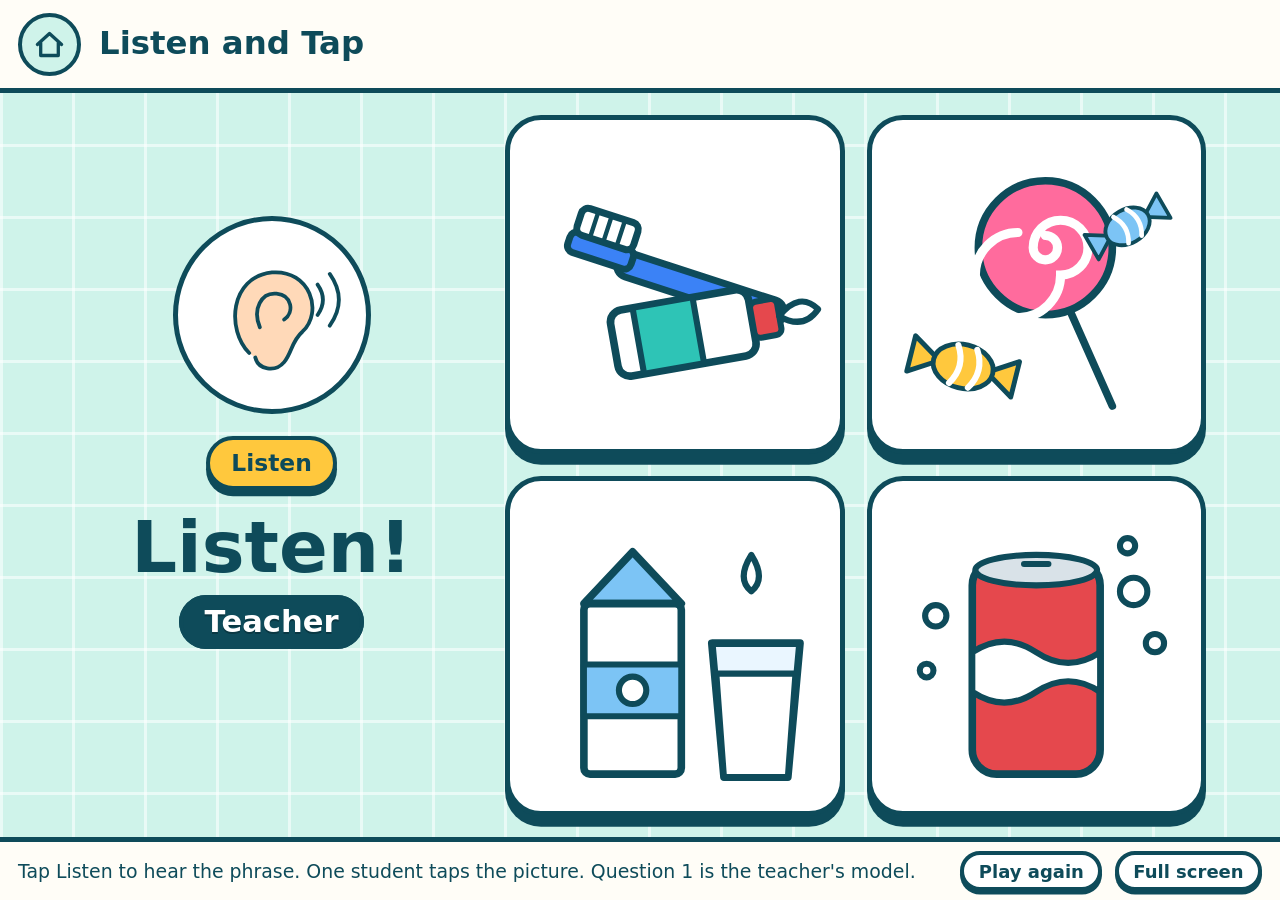
<file: game2-listen-and-tap.html>
<!doctype html>
<html lang="en">
<head>
<meta charset="utf-8">
<meta name="viewport" content="width=device-width, initial-scale=1">
<title>Listen and Tap | Dental Care Games</title>
<style>
:root{
  --ink:#0E4B5A; --mint:#CFF3EA; --mint-deep:#9FE3D3; --enamel:#FFFDF7; --good:#22A55B; --bad:#E5484D; --sun:#FFC83D;
  --red:#E5484D; --blue:#3B82F6; --green:#22A55B; --yellow:#F2B705;
  --font: ui-rounded, "Arial Rounded MT Bold", "Nunito", "Trebuchet MS", "Segoe UI", system-ui, sans-serif;
}
*{box-sizing:border-box}
html,body{height:100%;margin:0}
body{
  font-family:var(--font); color:var(--ink); background-color:var(--mint);
  background-image:linear-gradient(rgba(255,255,255,.55) 3px,transparent 3px),linear-gradient(90deg,rgba(255,255,255,.55) 3px,transparent 3px);
  background-size:72px 72px; display:flex; flex-direction:column; overflow:hidden; user-select:none; -webkit-user-select:none;
}
button{font-family:inherit;color:inherit;cursor:pointer}
button:focus-visible,a:focus-visible{outline:5px solid var(--sun);outline-offset:3px}
.art{display:block;width:100%;height:100%}

/* top bar */
.bar{display:flex;align-items:center;gap:2vmin;padding:1.4vmin 2vmin;background:var(--enamel);border-bottom:.6vmin solid var(--ink)}
.bar h1{font-size:clamp(18px,3.6vmin,44px);margin:0;line-height:1.1;flex:0 1 auto}
.home{flex:none;width:7vmin;height:7vmin;min-width:44px;min-height:44px;border-radius:50%;background:var(--mint);border:.5vmin solid var(--ink);display:grid;place-items:center;text-decoration:none}
.home svg{width:60%;height:60%}
#teams{margin-left:auto;display:flex;gap:1.2vmin}
.team{position:relative;display:flex;align-items:center;gap:1vmin;padding:.8vmin 1.4vmin;border-radius:3vmin;border:.5vmin solid var(--ink);background:var(--c);color:#fff;font-weight:700;opacity:.55;transition:transform .2s,opacity .2s}
.team.on{opacity:1;transform:translateY(.6vmin) scale(1.08);box-shadow:0 .8vmin 0 var(--ink)}
.team .nm{font-size:clamp(12px,2.2vmin,26px);text-shadow:0 2px 0 rgba(0,0,0,.25)}
.team .sc{font-size:clamp(18px,4vmin,48px);min-width:1.4em;text-align:center;background:#fff;color:var(--ink);border-radius:2vmin;padding:0 .8vmin;line-height:1.25}
.team .adj{display:flex;flex-direction:column;gap:.3vmin}
.team .adj button{width:3.2vmin;height:3.2vmin;min-width:22px;min-height:22px;border-radius:50%;border:.3vmin solid var(--ink);background:#fff;color:var(--ink);font-size:clamp(11px,2vmin,20px);line-height:1;padding:0;font-weight:800}
.team.pop .sc{animation:pop .5s}
@keyframes pop{40%{transform:scale(1.5)}}

/* stage */
#stage{flex:1;min-height:0;position:relative;display:flex;align-items:center;justify-content:center;padding:2.4vmin}
.foot{display:flex;align-items:center;gap:1.4vmin;padding:1vmin 2vmin;background:var(--enamel);border-top:.6vmin solid var(--ink);font-size:clamp(12px,2.1vmin,22px)}
.foot .sp{flex:1}
.btn{border:.5vmin solid var(--ink);background:#fff;border-radius:3vmin;padding:1vmin 2.4vmin;font-size:clamp(14px,2.6vmin,30px);font-weight:700;box-shadow:0 .7vmin 0 var(--ink);transition:transform .08s,box-shadow .08s}
.btn:active{transform:translateY(.5vmin);box-shadow:0 .2vmin 0 var(--ink)}
.btn.small{font-size:clamp(12px,2vmin,20px);padding:.6vmin 1.6vmin;box-shadow:0 .4vmin 0 var(--ink)}
.btn.go{background:var(--sun)}
a.btn{color:var(--ink);text-decoration:none;display:inline-block}
.btn.good{background:var(--good);color:#fff}
.btn.bad{background:var(--bad);color:#fff}
.btn[disabled]{opacity:.45;cursor:default}
.card{background:var(--enamel);border:.6vmin solid var(--ink);border-radius:4vmin;box-shadow:0 1.2vmin 0 var(--ink)}
.turn{font-size:clamp(16px,3.4vmin,40px);font-weight:700;padding:.6vmin 2.4vmin;border-radius:3vmin;border:.5vmin solid var(--ink);background:var(--c);color:#fff;text-shadow:0 2px 0 rgba(0,0,0,.25)}
.big{font-size:clamp(28px,8vmin,110px);font-weight:800;line-height:1}
.phrase{font-size:clamp(20px,5vmin,64px);font-weight:700}
.goodc{color:var(--good)} .badc{color:var(--bad)}
.hidden{display:none !important}
.shake{animation:shake .4s}
@keyframes shake{20%{transform:translateX(-2vmin)}40%{transform:translateX(2vmin)}60%{transform:translateX(-1.2vmin)}80%{transform:translateX(1.2vmin)}}
.pulse{animation:pulse .6s}
@keyframes pulse{50%{transform:scale(1.05)}}

/* overlay */
.over{position:absolute;inset:0;background:rgba(14,75,90,.55);display:flex;align-items:center;justify-content:center;padding:3vmin;z-index:5}
.panel{width:min(100%,150vmin);max-height:100%;padding:3vmin 4vmin;display:flex;flex-direction:column;align-items:center;gap:2vmin;text-align:center}
.finish h2{font-size:clamp(28px,7vmin,96px);margin:0}
.finish .rows{display:flex;gap:2vmin;align-items:flex-end}
.finish .res{display:flex;flex-direction:column;align-items:center;gap:1vmin;font-weight:700;font-size:clamp(14px,2.8vmin,32px)}
.finish .res .col{width:13vmin;border:.5vmin solid var(--ink);border-radius:2vmin 2vmin 0 0;background:var(--c);display:flex;align-items:flex-start;justify-content:center;color:#fff;font-size:clamp(22px,5vmin,64px);padding-top:.6vmin;text-shadow:0 2px 0 rgba(0,0,0,.25)}
.finish .crown{width:9vmin;height:9vmin}
.stars{position:absolute;inset:0;pointer-events:none;overflow:hidden;z-index:6}
.stars i{position:absolute;width:5vmin;height:5vmin;animation:fly 1.1s ease-out forwards}
@keyframes fly{to{transform:translate(var(--dx),var(--dy)) rotate(260deg) scale(.4);opacity:0}}
@media (prefers-reduced-motion:reduce){*{animation-duration:.01s !important;transition-duration:.01s !important}}

.g2{width:100%;height:100%;display:flex;gap:4vmin;align-items:center;justify-content:center}
.side{flex:0 0 32%;display:flex;flex-direction:column;align-items:center;gap:2.4vmin;text-align:center}
.earbox{cursor:pointer;width:22vmin;height:22vmin;background:#fff;border:.6vmin solid var(--ink);border-radius:50%;padding:2vmin}
.opts{height:100%;aspect-ratio:1;max-width:60%;display:grid;grid-template-columns:1fr 1fr;grid-template-rows:1fr 1fr;gap:2.4vmin}
.opt{border:.6vmin solid var(--ink);border-radius:4vmin;background:#fff;box-shadow:0 1.2vmin 0 var(--ink);padding:1.4vmin;min-height:0}
.opt:active{transform:translateY(.8vmin);box-shadow:0 .4vmin 0 var(--ink)}
.opt.right{border-color:var(--good);border-width:1.4vmin;background:#E9FBEF}
.opt.wrong{opacity:.35;box-shadow:none}

</style>
</head>
<body>
<header class="bar">
  <a class="home" href="index.html" aria-label="All games"><svg viewBox="0 0 60 60" aria-hidden="true"><path d="M8 30 L30 10 L52 30 M14 26 V50 H46 V26" fill="none" stroke="#0E4B5A" stroke-width="6" stroke-linecap="round" stroke-linejoin="round"/></svg></a>
  <h1>Listen and Tap</h1>
  
</header>
<main id="stage">
<div class="g2">
  <div class="side">
    <div class="earbox" data-art="ear" role="button" aria-label="Listen again"></div>
    <button class="btn go" id="play">Listen</button>
    <div class="big" id="qn">Listen! 1</div>
    <div id="who"></div>
    <div class="phrase goodc" id="said">&nbsp;</div>
    <button class="btn go hidden" id="next">Next</button>
  </div>
  <div class="opts" id="opts"></div>
</div>

</main>
<footer class="foot">
  <span>Tap Listen to hear the phrase. One student taps the picture. Question 1 is the teacher's model.</span><span class="sp"></span>
  
  <button class="btn small" id="btnAgain">Play again</button>
  <button class="btn small" id="btnFull">Full screen</button>
</footer>
<script>
// Original pictures for the Dental Care games. Every picture is drawn in a 200 x 200 box.
const INK = '#0E4B5A';
const S = `stroke="${INK}" stroke-width="5" stroke-linejoin="round" stroke-linecap="round"`;
const S4 = `stroke="${INK}" stroke-width="4" stroke-linejoin="round" stroke-linecap="round"`;

const TOOTH_PATH = 'M60 36 C36 36 26 60 31 92 C35 122 42 150 55 170 C64 183 75 171 79 150 C83 131 90 124 100 124 C110 124 117 131 121 150 C125 171 136 183 145 170 C158 150 165 122 169 92 C174 60 164 36 140 36 C124 36 116 46 100 46 C84 46 76 36 60 36 Z';

function toothShape(fill) { return `<path d="${TOOTH_PATH}" fill="${fill}" ${S}/>`; }

function kid(mouth) {
  return `<circle cx="78" cy="110" r="54" fill="#FFD9B8" ${S}/>
  <path d="M25 104 C20 62 52 44 80 46 C112 44 138 66 131 106 C120 86 102 74 78 78 C56 74 38 88 25 104 Z" fill="#5B3A29" ${S}/>
  <circle cx="60" cy="110" r="5.5" fill="${INK}"/><circle cx="96" cy="110" r="5.5" fill="${INK}"/>
  <circle cx="45" cy="127" r="8" fill="#FF9E8F" opacity=".75"/><circle cx="111" cy="127" r="8" fill="#FF9E8F" opacity=".75"/>
  ${mouth}`;
}
const MOUTH_SMILE = `<path d="M56 131 Q78 156 100 131 Z" fill="#fff" ${S4}/>`;
const MOUTH_OPEN = `<ellipse cx="78" cy="140" rx="14" ry="11" fill="#B3364A" ${S4}/>`;

function candy(x, y, r, color, scale) {
  return `<g transform="translate(${x},${y}) rotate(${r}) scale(${scale || 1})">
    <path d="M-20 0 L-44 -15 L-44 15 Z" fill="${color}" ${S4}/><path d="M20 0 L44 -15 L44 15 Z" fill="${color}" ${S4}/>
    <ellipse rx="25" ry="18" fill="${color}" ${S4}/>
    <path d="M-8 -16 Q2 0 -8 16 M8 -16 Q18 0 8 16" fill="none" stroke="#fff" stroke-width="5" stroke-linecap="round"/></g>`;
}
function toothbrush(x, y, r, scale) {
  return `<g transform="translate(${x},${y}) rotate(${r}) scale(${scale || 1})">
    <rect x="20" y="-7" width="100" height="14" rx="7" fill="#3B82F6" ${S4}/>
    <rect x="-10" y="-9" width="38" height="12" rx="4" fill="#3B82F6" ${S4}/>
    <rect x="-8" y="-24" width="34" height="16" rx="4" fill="#fff" ${S4}/>
    <path d="M1 -24 V-9 M9 -24 V-9 M17 -24 V-9" stroke="${INK}" stroke-width="2.5"/></g>`;
}
function pencil(x, y, r, scale, bites) {
  const marks = bites ? `<path d="M30 -9 a7 7 0 0 0 14 0 Z M52 -9 a7 7 0 0 0 14 0 Z M40 9 a7 7 0 0 1 14 0 Z" fill="#8A5A2B" ${S4}/>` : '';
  return `<g transform="translate(${x},${y}) rotate(${r}) scale(${scale || 1})">
    <rect x="-14" y="-9" width="16" height="18" rx="4" fill="#FF8FA3" ${S4}/>
    <rect x="2" y="-9" width="98" height="18" fill="#F5B300" ${S4}/>
    <path d="M100 -9 L128 0 L100 9 Z" fill="#F3D2A9" ${S4}/><path d="M118 -3.4 L128 0 L118 3.4 Z" fill="${INK}"/>
    ${marks}</g>`;
}
function star(cx, cy, r, fill) {
  let d = '';
  for (let i = 0; i < 10; i++) {
    const a = -Math.PI / 2 + i * Math.PI / 5, rr = i % 2 ? r * 0.45 : r;
    d += (i ? 'L' : 'M') + (cx + rr * Math.cos(a)).toFixed(1) + ' ' + (cy + rr * Math.sin(a)).toFixed(1) + ' ';
  }
  return `<path d="${d}Z" fill="${fill || '#FFC83D'}" ${S4}/>`;
}
function calendar(marks) {
  let cells = '';
  const pos = [[44, 92], [82, 92], [120, 92], [158, 92], [63, 132], [101, 132], [139, 132]];
  pos.forEach(([x, y]) => {
    cells += `<rect x="${x - 16}" y="${y - 16}" width="32" height="32" rx="6" fill="#fff" ${S4}/>`;
    cells += marks === 'stars' ? star(x, y, 11, '#FFC83D').replace('stroke-width="4"', 'stroke-width="2.5"')
      : `<path d="M${x - 8} ${y} l6 7 l11 -13" fill="none" stroke="#22A55B" stroke-width="5" stroke-linecap="round" stroke-linejoin="round"/>`;
  });
  return `<rect x="18" y="34" width="166" height="136" rx="14" fill="#EAF6FF" ${S}/>
    <path d="M18 66 H184 V48 a14 14 0 0 0 -14 -14 H32 a14 14 0 0 0 -14 14 Z" fill="#E5484D" ${S}/>
    <path d="M56 24 V46 M146 24 V46" ${S}/>${cells}`;
}

const ART = {
  toothHappy: () => `${toothShape('#FFFFFF')}
    <circle cx="80" cy="80" r="6" fill="${INK}"/><circle cx="120" cy="80" r="6" fill="${INK}"/>
    <path d="M78 98 Q100 120 122 98" fill="none" ${S}/>
    <circle cx="64" cy="96" r="8" fill="#FF9E8F" opacity=".7"/><circle cx="136" cy="96" r="8" fill="#FF9E8F" opacity=".7"/>
    ${star(160, 40, 15)}${star(36, 34, 10)}`,
  toothSad: () => `${toothShape('#E9DFA8')}
    <path d="M72 76 l14 6 M128 76 l-14 6" ${S}/>
    <circle cx="80" cy="88" r="5.5" fill="${INK}"/><circle cx="120" cy="88" r="5.5" fill="${INK}"/>
    <path d="M80 114 Q100 98 120 114" fill="none" ${S}/>
    <ellipse cx="62" cy="64" rx="9" ry="7" fill="#7A5B2E"/><ellipse cx="140" cy="108" rx="8" ry="10" fill="#7A5B2E"/><circle cx="104" cy="60" r="5" fill="#7A5B2E"/>
    <path d="M150 62 q8 14 0 20 q-8 -6 0 -20 Z" fill="#7CC4F5" ${S4}/>`,
  brushA: () => `${kid(MOUTH_SMILE)}${toothbrush(88, 150, -14, 0.8)}
    <circle cx="108" cy="150" r="9" fill="#fff" ${S4}/><circle cx="122" cy="160" r="6" fill="#fff" ${S4}/><circle cx="96" cy="162" r="5" fill="#fff" ${S4}/>`,
  brushB: () => `${toothbrush(40, 78, 18, 1.15)}
    <g transform="translate(60,140) rotate(-10)"><rect x="0" y="-22" width="92" height="44" rx="8" fill="#fff" ${S}/>
    <rect x="16" y="-22" width="40" height="44" fill="#2EC4B6" ${S4}/><rect x="92" y="-12" width="18" height="24" rx="4" fill="#E5484D" ${S4}/>
    <path d="M110 0 q16 -14 26 0 q-12 12 -26 0 Z" fill="#fff" ${S4}/></g>`,
  candyA: () => `${kid(MOUTH_OPEN)}${candy(140, 146, -20, '#FF6B9D')}`,
  candyB: () => `<path d="M118 108 L150 180" ${S}/>
    <circle cx="106" cy="76" r="44" fill="#FF6B9D" ${S}/>
    <path d="M106 76 m0 -8 a8 8 0 1 1 -8 8 a18 18 0 1 1 18 18 a28 28 0 1 1 -28 -28" fill="none" stroke="#fff" stroke-width="6" stroke-linecap="round"/>
    ${candy(52, 154, 14, '#FFC83D', 0.8)}${candy(160, 62, -30, '#7CC4F5', 0.62)}`,
  dentistA: () => `<circle cx="92" cy="112" r="54" fill="#FFD9B8" ${S}/>
    <path d="M40 96 C40 58 66 44 92 44 C118 44 144 58 144 96 C126 82 112 78 92 78 C72 78 58 82 40 96 Z" fill="#DFF3FF" ${S}/>
    <path d="M92 52 v18 M83 61 h18" stroke="#22A55B" stroke-width="7" stroke-linecap="round"/>
    <circle cx="74" cy="106" r="5.5" fill="${INK}"/><circle cx="110" cy="106" r="5.5" fill="${INK}"/>
    <path d="M52 124 Q92 112 132 124 L128 150 Q92 172 56 150 Z" fill="#7CC4F5" ${S}/>
    <path d="M52 126 L40 116 M132 126 L144 116" ${S4}/>
    <path d="M150 186 L170 122" ${S}/><circle cx="172" cy="104" r="20" fill="#EAF6FF" ${S}/>`,
  dentistB: () => `<g transform="translate(-14,12) scale(.86)">${toothShape('#FFFFFF')}
    <circle cx="80" cy="82" r="6" fill="${INK}"/><circle cx="120" cy="82" r="6" fill="${INK}"/><path d="M80 100 Q100 118 120 100" fill="none" ${S}/></g>
    <path d="M132 188 L158 108" ${S}/><circle cx="162" cy="90" r="24" fill="#EAF6FF" ${S}/>
    <circle cx="44" cy="44" r="26" fill="#22A55B" ${S4}/><path d="M44 30 v28 M30 44 h28" stroke="#fff" stroke-width="9" stroke-linecap="round"/>`,
  pencilA: () => `${kid(`<ellipse cx="78" cy="142" rx="17" ry="13" fill="#B3364A" ${S4}/>`)}${pencil(72, 143, -6, 0.86)}
    <rect x="64" y="130" width="11" height="9" rx="2" fill="#fff" ${S4}/><rect x="80" y="130" width="11" height="9" rx="2" fill="#fff" ${S4}/>`,
  pencilB: () => `${pencil(38, 150, -38, 1.18, true)}
    <path d="M36 44 l10 12 M60 30 l4 15 M20 66 l14 6" ${S}/>`,
  apple: () => `${kid(MOUTH_OPEN)}
    <path d="M148 120 C128 104 104 122 110 150 C114 172 132 184 148 176 C164 184 182 172 186 150 C192 122 168 104 148 120 Z" fill="#E5484D" ${S}/>
    <path d="M148 120 q-2 -16 10 -22" fill="none" ${S}/><path d="M158 100 q16 -10 24 2 q-14 10 -24 -2 Z" fill="#22A55B" ${S4}/>`,
  soda: () => `${kid(MOUTH_OPEN)}
    <path d="M118 112 L182 112 L172 186 L128 186 Z" fill="#8A4B2A" ${S}/>
    <path d="M118 112 L182 112 L179 132 L121 132 Z" fill="#fff" ${S4}/>
    <circle cx="140" cy="152" r="5" fill="#fff" opacity=".8"/><circle cx="158" cy="168" r="4" fill="#fff" opacity=".8"/><circle cx="160" cy="146" r="3" fill="#fff" opacity=".8"/>
    <path d="M150 122 L138 96 L96 140" fill="none" stroke="#E5484D" stroke-width="7" stroke-linecap="round" stroke-linejoin="round"/>`,
  milk: () => `${kid(MOUTH_SMILE)}
    <path d="M122 104 L180 104 L174 186 L128 186 Z" fill="#EAF6FF" ${S}/>
    <path d="M124 128 L178 128 L174 186 L128 186 Z" fill="#fff" ${S4}/>
    <path d="M58 133 q20 -10 40 0" fill="none" stroke="#fff" stroke-width="7" stroke-linecap="round"/>`,
  chocolate: () => `${kid(MOUTH_OPEN)}
    <g transform="translate(146,146) rotate(14)"><rect x="-34" y="-44" width="68" height="88" rx="6" fill="#6B3E26" ${S}/>
    <path d="M-34 -14 H34 M-34 16 H34 M0 -44 V44" stroke="#8A5A3C" stroke-width="5"/>
    <path d="M-34 10 H34 V44 a6 6 0 0 1 -6 6 H-28 a6 6 0 0 1 -6 -6 Z" fill="#F5B300" ${S4} transform="translate(0,-6)"/></g>`,
  appleB: () => `<g transform="translate(-102,-80) scale(1.3)"><path d="M148 120 C128 104 104 122 110 150 C114 172 132 184 148 176 C164 184 182 172 186 150 C192 122 168 104 148 120 Z" fill="#E5484D" ${S4}/>
    <path d="M148 120 q-2 -16 10 -22" fill="none" ${S4}/><path d="M158 100 q16 -10 24 2 q-14 10 -24 -2 Z" fill="#22A55B" ${S4}/></g>
    <g transform="translate(75,72) scale(.62)"><path d="M148 120 C128 104 104 122 110 150 C114 172 132 184 148 176 C164 184 182 172 186 150 C192 122 168 104 148 120 Z" fill="#7BC74D" ${S}/>
    <path d="M148 120 q-2 -16 10 -22" fill="none" ${S}/></g>
    <path d="M70 100 q-8 12 0 24" fill="none" stroke="#fff" stroke-width="7" stroke-linecap="round"/>`,
  milkB: () => `<path d="M40 72 L72 38 L104 72 Z" fill="#7CC4F5" ${S}/><rect x="40" y="72" width="64" height="112" rx="4" fill="#fff" ${S}/>
    <rect x="40" y="112" width="64" height="34" fill="#7CC4F5" ${S4}/><circle cx="72" cy="129" r="9" fill="#fff" ${S4}/>
    <path d="M124 98 L182 98 L174 186 L132 186 Z" fill="#EAF6FF" ${S}/><path d="M127 118 L179 118 L174 186 L132 186 Z" fill="#fff" ${S4}/>
    <path d="M150 40 q10 16 0 24 q-10 -8 0 -24 Z" fill="#fff" ${S4}/>`,
  sodaB: () => `<rect x="58" y="44" width="84" height="140" rx="16" fill="#E5484D" ${S}/>
    <ellipse cx="100" cy="50" rx="40" ry="10" fill="#D9E2E8" ${S4}/><path d="M92 46 h16" ${S4}/>
    <path d="M58 104 q21 -14 42 0 t42 0 v26 q-21 -14 -42 0 t-42 0 Z" fill="#fff" ${S4}/>
    <circle cx="164" cy="64" r="9" fill="#fff" ${S4}/><circle cx="178" cy="98" r="6" fill="#fff" ${S4}/><circle cx="160" cy="34" r="5" fill="#fff" ${S4}/>
    <circle cx="34" cy="80" r="7" fill="#fff" ${S4}/><circle cx="28" cy="116" r="4.5" fill="#fff" ${S4}/>`,
  sun: () => `<g ${S}><path d="M100 14 V34 M100 166 V186 M14 100 H34 M166 100 H186 M39 39 L53 53 M147 147 L161 161 M39 161 L53 147 M147 53 L161 39"/></g>
    <circle cx="100" cy="100" r="52" fill="#FFC83D" ${S}/>
    <circle cx="82" cy="92" r="6" fill="${INK}"/><circle cx="118" cy="92" r="6" fill="${INK}"/><path d="M80 110 Q100 130 120 110" fill="none" ${S}/>`,
  plate: () => `<circle cx="100" cy="104" r="62" fill="#fff" ${S}/><circle cx="100" cy="104" r="40" fill="#EAF6FF" ${S4}/>
    <circle cx="88" cy="96" r="4" fill="#C98A4B"/><circle cx="112" cy="112" r="3.5" fill="#C98A4B"/><circle cx="104" cy="92" r="3" fill="#C98A4B"/>
    <path d="M20 40 V84 M10 40 V68 a10 10 0 0 0 20 0 V40 M20 84 V172" fill="none" ${S}/>
    <path d="M180 172 V92 M180 92 c-14 -8 -14 -44 0 -54 c14 10 14 46 0 54 Z" fill="#EAF6FF" ${S}/>`,
  calendar: () => calendar('ticks'),
  calendarStars: () => calendar('stars'),
  star: () => `${star(100, 104, 78)}<circle cx="84" cy="98" r="6" fill="${INK}"/><circle cx="116" cy="98" r="6" fill="${INK}"/><path d="M84 116 Q100 132 116 116" fill="none" ${S}/>`,
  ear: () => `<path d="M70 150 C40 120 44 50 100 44 C150 40 168 96 140 122 C126 134 126 150 116 162 C104 176 82 172 78 156" fill="#FFD9B8" ${S}/>
    <path d="M84 116 C74 92 86 70 106 72 C126 74 130 96 116 106" fill="none" ${S}/>
    <path d="M160 60 q14 20 0 40 M176 46 q24 34 0 68" fill="none" ${S}/>`,
  thumbUp: () => `<path d="M40 96 H72 V172 H40 Z" fill="#fff" ${S}/><path d="M72 100 C92 86 96 62 96 40 C116 36 124 58 116 86 H152 C170 86 170 108 158 110 C170 114 168 132 154 134 C164 140 160 156 148 156 C154 164 148 174 136 174 H96 C84 174 80 168 72 166 Z" fill="#FFD9B8" ${S}/>`,
};

function artInner(key) { return (ART[key] || ART.star)(); }
function art(key, cls) { return `<svg class="art ${cls || ''}" viewBox="0 0 200 200" aria-hidden="true">${artInner(key)}</svg>`; }

// Shared engine: teacher model turn + four teams, sounds, finish screen.
const TEAMS = [
  { name: 'Red', color: 'var(--red)' }, { name: 'Blue', color: 'var(--blue)' },
  { name: 'Green', color: 'var(--green)' }, { name: 'Yellow', color: 'var(--yellow)' },
];
const TEACHER = { name: 'Teacher', color: 'var(--ink)' };
let turn = 0; // -1 = teacher's model round
const $ = (s, el) => (el || document).querySelector(s);
const el = (html) => { const t = document.createElement('template'); t.innerHTML = html.trim(); return t.content.firstChild; };
const who = (i) => (i < 0 ? TEACHER : TEAMS[i]);
// Points are kept by the teacher on the board, so the games show no scores.
function setTurn(i) { turn = i < 0 ? -1 : i % 4; document.dispatchEvent(new CustomEvent('turn')); }
function nextTurn() { setTurn(turn < 0 ? 0 : turn + 1); }
// Classes use groups 1-4 with no team names, so only the teacher's model turn shows a label.
function turnChip() { return turn < 0 ? `<span class="turn" style="--c:${TEACHER.color}">Teacher</span>` : ''; }

let AC;
function tone(freq, dur, type, when, gain) {
  try {
    AC = AC || new (window.AudioContext || window.webkitAudioContext)();
    const o = AC.createOscillator(), g = AC.createGain();
    o.type = type || 'sine'; o.frequency.value = freq; o.connect(g); g.connect(AC.destination);
    const t = AC.currentTime + (when || 0);
    g.gain.setValueAtTime(gain || 0.16, t); g.gain.exponentialRampToValueAtTime(0.001, t + dur);
    o.start(t); o.stop(t + dur);
  } catch (e) { /* no sound available */ }
}
const sfx = {
  good() { tone(523, .15); tone(659, .15, 'sine', .12); tone(784, .3, 'sine', .24); },
  bad() { tone(196, .25, 'sawtooth', 0, .07); tone(147, .35, 'sawtooth', .18, .07); },
  tap() { tone(440, .07, 'triangle'); },
  tick() { tone(880, .05, 'square', 0, .05); },
  win() { [523, 659, 784, 1047, 1319].forEach((f, i) => tone(f, .25, 'triangle', i * .14)); },
};

function burst() {
  const box = el('<div class="stars"></div>');
  for (let i = 0; i < 14; i++) {
    const a = Math.random() * Math.PI * 2, d = 25 + Math.random() * 30;
    const s = el(`<i style="left:50%;top:45%;--dx:${(Math.cos(a) * d).toFixed(0)}vmin;--dy:${(Math.sin(a) * d).toFixed(0)}vmin"><svg viewBox="0 0 200 200">${star(100, 100, 90)}</svg></i>`);
    box.appendChild(s);
  }
  $('#stage').appendChild(box); setTimeout(() => box.remove(), 1200);
}

function showFinish(title) {
  const o = el(`<div class="over"><div class="panel card finish"><h2>${title || 'Great job!'}</h2>
    <div style="display:flex;gap:2vmin"><button class="btn" id="finAgain">Play again</button><a class="btn go" href="index.html" style="text-decoration:none">All games</a></div></div></div>`);
  $('#stage').appendChild(o); $('#finAgain').onclick = () => location.reload(); sfx.win(); burst();
}

document.addEventListener('DOMContentLoaded', () => {
  const again = $('#btnAgain'); if (again) again.onclick = () => location.reload();
  const full = $('#btnFull'); if (full) full.onclick = () => {
    if (document.fullscreenElement) document.exitFullscreen(); else if (document.documentElement.requestFullscreen) document.documentElement.requestFullscreen().catch(() => {});
  };
});

const PHRASE = { brush: 'Brush your teeth.', candy: 'Eat candy.', milk: 'Drink milk.', soda: 'Drink soda.' };
const say = (k) => PHRASE[k.replace(/[AB]$/, '')];
const QS = [
  { t: 'milkB', o: ['brushB', 'candyB', 'milkB', 'sodaB'] }, // teacher's model question
  { t: 'candyA', o: ['brushA', 'soda', 'candyA', 'milk'] },
  { t: 'soda', o: ['soda', 'brushA', 'milk', 'candyA'] },
  { t: 'brushA', o: ['milk', 'candyA', 'brushA', 'soda'] },
  { t: 'milk', o: ['candyA', 'milk', 'soda', 'brushA'] },
];
let q = 0, locked = false, voice = null;
turn = -1;
function pickVoice() {
  try { const v = speechSynthesis.getVoices(); voice = v.find((x) => /^en-US/i.test(x.lang)) || v.find((x) => /^en/i.test(x.lang)) || null; } catch (e) { voice = null; }
}
try { pickVoice(); speechSynthesis.onvoiceschanged = pickVoice; } catch (e) { /* no speech */ }
function speak() {
  const b = $('#play'); b.classList.remove('pulse'); void b.offsetWidth; b.classList.add('pulse');
  try {
    speechSynthesis.cancel();
    const u = new SpeechSynthesisUtterance(say(QS[q].t)); u.lang = 'en-US'; u.rate = 0.75; if (voice) u.voice = voice;
    speechSynthesis.speak(u);
  } catch (e) { /* no speech: the teacher says the phrase */ }
}
$('#play').onclick = speak; $('.earbox').onclick = speak;
document.querySelectorAll('[data-art]').forEach((n) => { n.innerHTML = art(n.dataset.art); });
function draw() {
  locked = false;
  $('#qn').textContent = q === 0 ? 'Listen!' : `Listen! ${q}`; $('#who').innerHTML = turnChip(); $('#said').innerHTML = '&nbsp;'; $('#next').classList.add('hidden');
  $('#opts').innerHTML = QS[q].o.map((k) => `<button class="opt" data-k="${k}" aria-label="Picture">${art(k)}</button>`).join('');
}
$('#opts').addEventListener('click', (e) => {
  const b = e.target.closest('button.opt'); if (!b || locked || b.classList.contains('wrong')) return;
  if (b.dataset.k === QS[q].t) {
    locked = true; b.classList.add('right', 'pulse'); $('#said').textContent = say(QS[q].t);
    burst(); sfx.good();
    $('#next').textContent = q === QS.length - 1 ? 'Finish' : 'Next'; $('#next').classList.remove('hidden');
  } else { b.classList.add('wrong', 'shake'); sfx.bad(); }
});
$('#next').onclick = () => { q++; if (q >= QS.length) { $('#next').classList.add('hidden'); showFinish('Well done!'); } else { nextTurn(); draw(); setTimeout(speak, 400); } };
draw();

</script>
</body>
</html>
</file>
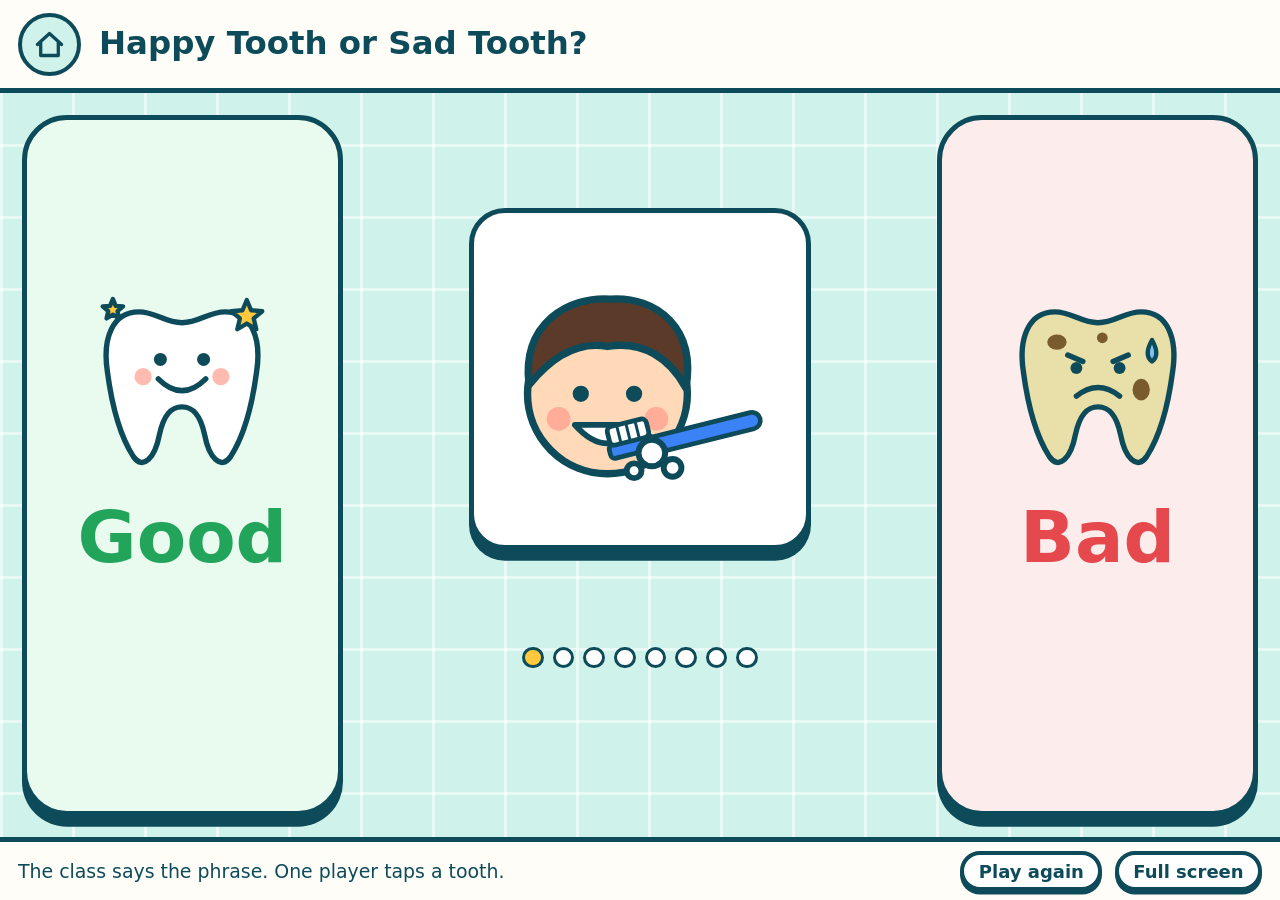
<file: game3-happy-or-sad-tooth.html>
<!doctype html>
<html lang="en">
<head>
<meta charset="utf-8">
<meta name="viewport" content="width=device-width, initial-scale=1">
<title>Happy Tooth or Sad Tooth? | Dental Care Games</title>
<style>
:root{
  --ink:#0E4B5A; --mint:#CFF3EA; --mint-deep:#9FE3D3; --enamel:#FFFDF7; --good:#22A55B; --bad:#E5484D; --sun:#FFC83D;
  --red:#E5484D; --blue:#3B82F6; --green:#22A55B; --yellow:#F2B705;
  --font: ui-rounded, "Arial Rounded MT Bold", "Nunito", "Trebuchet MS", "Segoe UI", system-ui, sans-serif;
}
*{box-sizing:border-box}
html,body{height:100%;margin:0}
body{
  font-family:var(--font); color:var(--ink); background-color:var(--mint);
  background-image:linear-gradient(rgba(255,255,255,.55) 3px,transparent 3px),linear-gradient(90deg,rgba(255,255,255,.55) 3px,transparent 3px);
  background-size:72px 72px; display:flex; flex-direction:column; overflow:hidden; user-select:none; -webkit-user-select:none;
}
button{font-family:inherit;color:inherit;cursor:pointer}
button:focus-visible,a:focus-visible{outline:5px solid var(--sun);outline-offset:3px}
.art{display:block;width:100%;height:100%}

/* top bar */
.bar{display:flex;align-items:center;gap:2vmin;padding:1.4vmin 2vmin;background:var(--enamel);border-bottom:.6vmin solid var(--ink)}
.bar h1{font-size:clamp(18px,3.6vmin,44px);margin:0;line-height:1.1;flex:0 1 auto}
.home{flex:none;width:7vmin;height:7vmin;min-width:44px;min-height:44px;border-radius:50%;background:var(--mint);border:.5vmin solid var(--ink);display:grid;place-items:center;text-decoration:none}
.home svg{width:60%;height:60%}
#teams{margin-left:auto;display:flex;gap:1.2vmin}
.team{position:relative;display:flex;align-items:center;gap:1vmin;padding:.8vmin 1.4vmin;border-radius:3vmin;border:.5vmin solid var(--ink);background:var(--c);color:#fff;font-weight:700;opacity:.55;transition:transform .2s,opacity .2s}
.team.on{opacity:1;transform:translateY(.6vmin) scale(1.08);box-shadow:0 .8vmin 0 var(--ink)}
.team .nm{font-size:clamp(12px,2.2vmin,26px);text-shadow:0 2px 0 rgba(0,0,0,.25)}
.team .sc{font-size:clamp(18px,4vmin,48px);min-width:1.4em;text-align:center;background:#fff;color:var(--ink);border-radius:2vmin;padding:0 .8vmin;line-height:1.25}
.team .adj{display:flex;flex-direction:column;gap:.3vmin}
.team .adj button{width:3.2vmin;height:3.2vmin;min-width:22px;min-height:22px;border-radius:50%;border:.3vmin solid var(--ink);background:#fff;color:var(--ink);font-size:clamp(11px,2vmin,20px);line-height:1;padding:0;font-weight:800}
.team.pop .sc{animation:pop .5s}
@keyframes pop{40%{transform:scale(1.5)}}

/* stage */
#stage{flex:1;min-height:0;position:relative;display:flex;align-items:center;justify-content:center;padding:2.4vmin}
.foot{display:flex;align-items:center;gap:1.4vmin;padding:1vmin 2vmin;background:var(--enamel);border-top:.6vmin solid var(--ink);font-size:clamp(12px,2.1vmin,22px)}
.foot .sp{flex:1}
.btn{border:.5vmin solid var(--ink);background:#fff;border-radius:3vmin;padding:1vmin 2.4vmin;font-size:clamp(14px,2.6vmin,30px);font-weight:700;box-shadow:0 .7vmin 0 var(--ink);transition:transform .08s,box-shadow .08s}
.btn:active{transform:translateY(.5vmin);box-shadow:0 .2vmin 0 var(--ink)}
.btn.small{font-size:clamp(12px,2vmin,20px);padding:.6vmin 1.6vmin;box-shadow:0 .4vmin 0 var(--ink)}
.btn.go{background:var(--sun)}
a.btn{color:var(--ink);text-decoration:none;display:inline-block}
.btn.good{background:var(--good);color:#fff}
.btn.bad{background:var(--bad);color:#fff}
.btn[disabled]{opacity:.45;cursor:default}
.card{background:var(--enamel);border:.6vmin solid var(--ink);border-radius:4vmin;box-shadow:0 1.2vmin 0 var(--ink)}
.turn{font-size:clamp(16px,3.4vmin,40px);font-weight:700;padding:.6vmin 2.4vmin;border-radius:3vmin;border:.5vmin solid var(--ink);background:var(--c);color:#fff;text-shadow:0 2px 0 rgba(0,0,0,.25)}
.big{font-size:clamp(28px,8vmin,110px);font-weight:800;line-height:1}
.phrase{font-size:clamp(20px,5vmin,64px);font-weight:700}
.goodc{color:var(--good)} .badc{color:var(--bad)}
.hidden{display:none !important}
.shake{animation:shake .4s}
@keyframes shake{20%{transform:translateX(-2vmin)}40%{transform:translateX(2vmin)}60%{transform:translateX(-1.2vmin)}80%{transform:translateX(1.2vmin)}}
.pulse{animation:pulse .6s}
@keyframes pulse{50%{transform:scale(1.05)}}

/* overlay */
.over{position:absolute;inset:0;background:rgba(14,75,90,.55);display:flex;align-items:center;justify-content:center;padding:3vmin;z-index:5}
.panel{width:min(100%,150vmin);max-height:100%;padding:3vmin 4vmin;display:flex;flex-direction:column;align-items:center;gap:2vmin;text-align:center}
.finish h2{font-size:clamp(28px,7vmin,96px);margin:0}
.finish .rows{display:flex;gap:2vmin;align-items:flex-end}
.finish .res{display:flex;flex-direction:column;align-items:center;gap:1vmin;font-weight:700;font-size:clamp(14px,2.8vmin,32px)}
.finish .res .col{width:13vmin;border:.5vmin solid var(--ink);border-radius:2vmin 2vmin 0 0;background:var(--c);display:flex;align-items:flex-start;justify-content:center;color:#fff;font-size:clamp(22px,5vmin,64px);padding-top:.6vmin;text-shadow:0 2px 0 rgba(0,0,0,.25)}
.finish .crown{width:9vmin;height:9vmin}
.stars{position:absolute;inset:0;pointer-events:none;overflow:hidden;z-index:6}
.stars i{position:absolute;width:5vmin;height:5vmin;animation:fly 1.1s ease-out forwards}
@keyframes fly{to{transform:translate(var(--dx),var(--dy)) rotate(260deg) scale(.4);opacity:0}}
@media (prefers-reduced-motion:reduce){*{animation-duration:.01s !important;transition-duration:.01s !important}}

.g3{width:100%;height:100%;display:flex;gap:3vmin;align-items:stretch;justify-content:center}
.pile{flex:1 1 0;max-width:26%;display:flex;flex-direction:column;align-items:center;justify-content:center;gap:1.4vmin;border:.6vmin solid var(--ink);border-radius:5vmin;background:var(--enamel);box-shadow:0 1.2vmin 0 var(--ink);padding:2vmin}
.pile:active{transform:translateY(.8vmin);box-shadow:0 .4vmin 0 var(--ink)}
#good{background:#E9FBEF} #bad{background:#FDECEC}
.tooth{width:min(24vmin,90%);aspect-ratio:1}
.got{display:grid;grid-template-columns:repeat(2,1fr);gap:.8vmin;width:70%;min-height:8vmin}
.got svg{background:#fff;border:.3vmin solid var(--ink);border-radius:1.4vmin}
.mid{flex:1 1 0;display:flex;flex-direction:column;align-items:center;justify-content:center;gap:2.4vmin;min-width:0;text-align:center}
.cardpic{width:min(38vmin,84%);aspect-ratio:1;padding:2vmin;background:#fff}
.dots{display:flex;gap:1vmin}
.dots i{width:2.4vmin;height:2.4vmin;border-radius:50%;border:.4vmin solid var(--ink);background:#fff}
.dots i.d{background:var(--ink)} .dots i.c{background:var(--sun)}

</style>
</head>
<body>
<header class="bar">
  <a class="home" href="index.html" aria-label="All games"><svg viewBox="0 0 60 60" aria-hidden="true"><path d="M8 30 L30 10 L52 30 M14 26 V50 H46 V26" fill="none" stroke="#0E4B5A" stroke-width="6" stroke-linecap="round" stroke-linejoin="round"/></svg></a>
  <h1>Happy Tooth or Sad Tooth?</h1>
  
</header>
<main id="stage">
<div class="g3">
  <button class="pile" id="good" data-v="1" aria-label="Good, happy tooth"><span class="tooth" data-art="toothHappy"></span><span class="big goodc">Good</span><span class="got" id="gotG"></span></button>
  <div class="mid">
    <div id="who"></div>
    <div class="cardpic card" id="card"></div>
    <div class="phrase" id="cap">&nbsp;</div>
    <div class="dots" id="dots"></div>
    <button class="btn go" id="next" style="visibility:hidden">Next card</button>
  </div>
  <button class="pile" id="bad" data-v="0" aria-label="Bad, sad tooth"><span class="tooth" data-art="toothSad"></span><span class="big badc">Bad</span><span class="got" id="gotB"></span></button>
</div>

</main>
<footer class="foot">
  <span>The class says the phrase. One player taps a tooth.</span><span class="sp"></span>
  
  <button class="btn small" id="btnAgain">Play again</button>
  <button class="btn small" id="btnFull">Full screen</button>
</footer>
<script>
// Original pictures for the Dental Care games. Every picture is drawn in a 200 x 200 box.
const INK = '#0E4B5A';
const S = `stroke="${INK}" stroke-width="5" stroke-linejoin="round" stroke-linecap="round"`;
const S4 = `stroke="${INK}" stroke-width="4" stroke-linejoin="round" stroke-linecap="round"`;

const TOOTH_PATH = 'M60 36 C36 36 26 60 31 92 C35 122 42 150 55 170 C64 183 75 171 79 150 C83 131 90 124 100 124 C110 124 117 131 121 150 C125 171 136 183 145 170 C158 150 165 122 169 92 C174 60 164 36 140 36 C124 36 116 46 100 46 C84 46 76 36 60 36 Z';

function toothShape(fill) { return `<path d="${TOOTH_PATH}" fill="${fill}" ${S}/>`; }

function kid(mouth) {
  return `<circle cx="78" cy="110" r="54" fill="#FFD9B8" ${S}/>
  <path d="M25 104 C20 62 52 44 80 46 C112 44 138 66 131 106 C120 86 102 74 78 78 C56 74 38 88 25 104 Z" fill="#5B3A29" ${S}/>
  <circle cx="60" cy="110" r="5.5" fill="${INK}"/><circle cx="96" cy="110" r="5.5" fill="${INK}"/>
  <circle cx="45" cy="127" r="8" fill="#FF9E8F" opacity=".75"/><circle cx="111" cy="127" r="8" fill="#FF9E8F" opacity=".75"/>
  ${mouth}`;
}
const MOUTH_SMILE = `<path d="M56 131 Q78 156 100 131 Z" fill="#fff" ${S4}/>`;
const MOUTH_OPEN = `<ellipse cx="78" cy="140" rx="14" ry="11" fill="#B3364A" ${S4}/>`;

function candy(x, y, r, color, scale) {
  return `<g transform="translate(${x},${y}) rotate(${r}) scale(${scale || 1})">
    <path d="M-20 0 L-44 -15 L-44 15 Z" fill="${color}" ${S4}/><path d="M20 0 L44 -15 L44 15 Z" fill="${color}" ${S4}/>
    <ellipse rx="25" ry="18" fill="${color}" ${S4}/>
    <path d="M-8 -16 Q2 0 -8 16 M8 -16 Q18 0 8 16" fill="none" stroke="#fff" stroke-width="5" stroke-linecap="round"/></g>`;
}
function toothbrush(x, y, r, scale) {
  return `<g transform="translate(${x},${y}) rotate(${r}) scale(${scale || 1})">
    <rect x="20" y="-7" width="100" height="14" rx="7" fill="#3B82F6" ${S4}/>
    <rect x="-10" y="-9" width="38" height="12" rx="4" fill="#3B82F6" ${S4}/>
    <rect x="-8" y="-24" width="34" height="16" rx="4" fill="#fff" ${S4}/>
    <path d="M1 -24 V-9 M9 -24 V-9 M17 -24 V-9" stroke="${INK}" stroke-width="2.5"/></g>`;
}
function pencil(x, y, r, scale, bites) {
  const marks = bites ? `<path d="M30 -9 a7 7 0 0 0 14 0 Z M52 -9 a7 7 0 0 0 14 0 Z M40 9 a7 7 0 0 1 14 0 Z" fill="#8A5A2B" ${S4}/>` : '';
  return `<g transform="translate(${x},${y}) rotate(${r}) scale(${scale || 1})">
    <rect x="-14" y="-9" width="16" height="18" rx="4" fill="#FF8FA3" ${S4}/>
    <rect x="2" y="-9" width="98" height="18" fill="#F5B300" ${S4}/>
    <path d="M100 -9 L128 0 L100 9 Z" fill="#F3D2A9" ${S4}/><path d="M118 -3.4 L128 0 L118 3.4 Z" fill="${INK}"/>
    ${marks}</g>`;
}
function star(cx, cy, r, fill) {
  let d = '';
  for (let i = 0; i < 10; i++) {
    const a = -Math.PI / 2 + i * Math.PI / 5, rr = i % 2 ? r * 0.45 : r;
    d += (i ? 'L' : 'M') + (cx + rr * Math.cos(a)).toFixed(1) + ' ' + (cy + rr * Math.sin(a)).toFixed(1) + ' ';
  }
  return `<path d="${d}Z" fill="${fill || '#FFC83D'}" ${S4}/>`;
}
function calendar(marks) {
  let cells = '';
  const pos = [[44, 92], [82, 92], [120, 92], [158, 92], [63, 132], [101, 132], [139, 132]];
  pos.forEach(([x, y]) => {
    cells += `<rect x="${x - 16}" y="${y - 16}" width="32" height="32" rx="6" fill="#fff" ${S4}/>`;
    cells += marks === 'stars' ? star(x, y, 11, '#FFC83D').replace('stroke-width="4"', 'stroke-width="2.5"')
      : `<path d="M${x - 8} ${y} l6 7 l11 -13" fill="none" stroke="#22A55B" stroke-width="5" stroke-linecap="round" stroke-linejoin="round"/>`;
  });
  return `<rect x="18" y="34" width="166" height="136" rx="14" fill="#EAF6FF" ${S}/>
    <path d="M18 66 H184 V48 a14 14 0 0 0 -14 -14 H32 a14 14 0 0 0 -14 14 Z" fill="#E5484D" ${S}/>
    <path d="M56 24 V46 M146 24 V46" ${S}/>${cells}`;
}

const ART = {
  toothHappy: () => `${toothShape('#FFFFFF')}
    <circle cx="80" cy="80" r="6" fill="${INK}"/><circle cx="120" cy="80" r="6" fill="${INK}"/>
    <path d="M78 98 Q100 120 122 98" fill="none" ${S}/>
    <circle cx="64" cy="96" r="8" fill="#FF9E8F" opacity=".7"/><circle cx="136" cy="96" r="8" fill="#FF9E8F" opacity=".7"/>
    ${star(160, 40, 15)}${star(36, 34, 10)}`,
  toothSad: () => `${toothShape('#E9DFA8')}
    <path d="M72 76 l14 6 M128 76 l-14 6" ${S}/>
    <circle cx="80" cy="88" r="5.5" fill="${INK}"/><circle cx="120" cy="88" r="5.5" fill="${INK}"/>
    <path d="M80 114 Q100 98 120 114" fill="none" ${S}/>
    <ellipse cx="62" cy="64" rx="9" ry="7" fill="#7A5B2E"/><ellipse cx="140" cy="108" rx="8" ry="10" fill="#7A5B2E"/><circle cx="104" cy="60" r="5" fill="#7A5B2E"/>
    <path d="M150 62 q8 14 0 20 q-8 -6 0 -20 Z" fill="#7CC4F5" ${S4}/>`,
  brushA: () => `${kid(MOUTH_SMILE)}${toothbrush(88, 150, -14, 0.8)}
    <circle cx="108" cy="150" r="9" fill="#fff" ${S4}/><circle cx="122" cy="160" r="6" fill="#fff" ${S4}/><circle cx="96" cy="162" r="5" fill="#fff" ${S4}/>`,
  brushB: () => `${toothbrush(40, 78, 18, 1.15)}
    <g transform="translate(60,140) rotate(-10)"><rect x="0" y="-22" width="92" height="44" rx="8" fill="#fff" ${S}/>
    <rect x="16" y="-22" width="40" height="44" fill="#2EC4B6" ${S4}/><rect x="92" y="-12" width="18" height="24" rx="4" fill="#E5484D" ${S4}/>
    <path d="M110 0 q16 -14 26 0 q-12 12 -26 0 Z" fill="#fff" ${S4}/></g>`,
  candyA: () => `${kid(MOUTH_OPEN)}${candy(140, 146, -20, '#FF6B9D')}`,
  candyB: () => `<path d="M118 108 L150 180" ${S}/>
    <circle cx="106" cy="76" r="44" fill="#FF6B9D" ${S}/>
    <path d="M106 76 m0 -8 a8 8 0 1 1 -8 8 a18 18 0 1 1 18 18 a28 28 0 1 1 -28 -28" fill="none" stroke="#fff" stroke-width="6" stroke-linecap="round"/>
    ${candy(52, 154, 14, '#FFC83D', 0.8)}${candy(160, 62, -30, '#7CC4F5', 0.62)}`,
  dentistA: () => `<circle cx="92" cy="112" r="54" fill="#FFD9B8" ${S}/>
    <path d="M40 96 C40 58 66 44 92 44 C118 44 144 58 144 96 C126 82 112 78 92 78 C72 78 58 82 40 96 Z" fill="#DFF3FF" ${S}/>
    <path d="M92 52 v18 M83 61 h18" stroke="#22A55B" stroke-width="7" stroke-linecap="round"/>
    <circle cx="74" cy="106" r="5.5" fill="${INK}"/><circle cx="110" cy="106" r="5.5" fill="${INK}"/>
    <path d="M52 124 Q92 112 132 124 L128 150 Q92 172 56 150 Z" fill="#7CC4F5" ${S}/>
    <path d="M52 126 L40 116 M132 126 L144 116" ${S4}/>
    <path d="M150 186 L170 122" ${S}/><circle cx="172" cy="104" r="20" fill="#EAF6FF" ${S}/>`,
  dentistB: () => `<g transform="translate(-14,12) scale(.86)">${toothShape('#FFFFFF')}
    <circle cx="80" cy="82" r="6" fill="${INK}"/><circle cx="120" cy="82" r="6" fill="${INK}"/><path d="M80 100 Q100 118 120 100" fill="none" ${S}/></g>
    <path d="M132 188 L158 108" ${S}/><circle cx="162" cy="90" r="24" fill="#EAF6FF" ${S}/>
    <circle cx="44" cy="44" r="26" fill="#22A55B" ${S4}/><path d="M44 30 v28 M30 44 h28" stroke="#fff" stroke-width="9" stroke-linecap="round"/>`,
  pencilA: () => `${kid(`<ellipse cx="78" cy="142" rx="17" ry="13" fill="#B3364A" ${S4}/>`)}${pencil(72, 143, -6, 0.86)}
    <rect x="64" y="130" width="11" height="9" rx="2" fill="#fff" ${S4}/><rect x="80" y="130" width="11" height="9" rx="2" fill="#fff" ${S4}/>`,
  pencilB: () => `${pencil(38, 150, -38, 1.18, true)}
    <path d="M36 44 l10 12 M60 30 l4 15 M20 66 l14 6" ${S}/>`,
  apple: () => `${kid(MOUTH_OPEN)}
    <path d="M148 120 C128 104 104 122 110 150 C114 172 132 184 148 176 C164 184 182 172 186 150 C192 122 168 104 148 120 Z" fill="#E5484D" ${S}/>
    <path d="M148 120 q-2 -16 10 -22" fill="none" ${S}/><path d="M158 100 q16 -10 24 2 q-14 10 -24 -2 Z" fill="#22A55B" ${S4}/>`,
  soda: () => `${kid(MOUTH_OPEN)}
    <path d="M118 112 L182 112 L172 186 L128 186 Z" fill="#8A4B2A" ${S}/>
    <path d="M118 112 L182 112 L179 132 L121 132 Z" fill="#fff" ${S4}/>
    <circle cx="140" cy="152" r="5" fill="#fff" opacity=".8"/><circle cx="158" cy="168" r="4" fill="#fff" opacity=".8"/><circle cx="160" cy="146" r="3" fill="#fff" opacity=".8"/>
    <path d="M150 122 L138 96 L96 140" fill="none" stroke="#E5484D" stroke-width="7" stroke-linecap="round" stroke-linejoin="round"/>`,
  milk: () => `${kid(MOUTH_SMILE)}
    <path d="M122 104 L180 104 L174 186 L128 186 Z" fill="#EAF6FF" ${S}/>
    <path d="M124 128 L178 128 L174 186 L128 186 Z" fill="#fff" ${S4}/>
    <path d="M58 133 q20 -10 40 0" fill="none" stroke="#fff" stroke-width="7" stroke-linecap="round"/>`,
  chocolate: () => `${kid(MOUTH_OPEN)}
    <g transform="translate(146,146) rotate(14)"><rect x="-34" y="-44" width="68" height="88" rx="6" fill="#6B3E26" ${S}/>
    <path d="M-34 -14 H34 M-34 16 H34 M0 -44 V44" stroke="#8A5A3C" stroke-width="5"/>
    <path d="M-34 10 H34 V44 a6 6 0 0 1 -6 6 H-28 a6 6 0 0 1 -6 -6 Z" fill="#F5B300" ${S4} transform="translate(0,-6)"/></g>`,
  appleB: () => `<g transform="translate(-102,-80) scale(1.3)"><path d="M148 120 C128 104 104 122 110 150 C114 172 132 184 148 176 C164 184 182 172 186 150 C192 122 168 104 148 120 Z" fill="#E5484D" ${S4}/>
    <path d="M148 120 q-2 -16 10 -22" fill="none" ${S4}/><path d="M158 100 q16 -10 24 2 q-14 10 -24 -2 Z" fill="#22A55B" ${S4}/></g>
    <g transform="translate(75,72) scale(.62)"><path d="M148 120 C128 104 104 122 110 150 C114 172 132 184 148 176 C164 184 182 172 186 150 C192 122 168 104 148 120 Z" fill="#7BC74D" ${S}/>
    <path d="M148 120 q-2 -16 10 -22" fill="none" ${S}/></g>
    <path d="M70 100 q-8 12 0 24" fill="none" stroke="#fff" stroke-width="7" stroke-linecap="round"/>`,
  milkB: () => `<path d="M40 72 L72 38 L104 72 Z" fill="#7CC4F5" ${S}/><rect x="40" y="72" width="64" height="112" rx="4" fill="#fff" ${S}/>
    <rect x="40" y="112" width="64" height="34" fill="#7CC4F5" ${S4}/><circle cx="72" cy="129" r="9" fill="#fff" ${S4}/>
    <path d="M124 98 L182 98 L174 186 L132 186 Z" fill="#EAF6FF" ${S}/><path d="M127 118 L179 118 L174 186 L132 186 Z" fill="#fff" ${S4}/>
    <path d="M150 40 q10 16 0 24 q-10 -8 0 -24 Z" fill="#fff" ${S4}/>`,
  sodaB: () => `<rect x="58" y="44" width="84" height="140" rx="16" fill="#E5484D" ${S}/>
    <ellipse cx="100" cy="50" rx="40" ry="10" fill="#D9E2E8" ${S4}/><path d="M92 46 h16" ${S4}/>
    <path d="M58 104 q21 -14 42 0 t42 0 v26 q-21 -14 -42 0 t-42 0 Z" fill="#fff" ${S4}/>
    <circle cx="164" cy="64" r="9" fill="#fff" ${S4}/><circle cx="178" cy="98" r="6" fill="#fff" ${S4}/><circle cx="160" cy="34" r="5" fill="#fff" ${S4}/>
    <circle cx="34" cy="80" r="7" fill="#fff" ${S4}/><circle cx="28" cy="116" r="4.5" fill="#fff" ${S4}/>`,
  sun: () => `<g ${S}><path d="M100 14 V34 M100 166 V186 M14 100 H34 M166 100 H186 M39 39 L53 53 M147 147 L161 161 M39 161 L53 147 M147 53 L161 39"/></g>
    <circle cx="100" cy="100" r="52" fill="#FFC83D" ${S}/>
    <circle cx="82" cy="92" r="6" fill="${INK}"/><circle cx="118" cy="92" r="6" fill="${INK}"/><path d="M80 110 Q100 130 120 110" fill="none" ${S}/>`,
  plate: () => `<circle cx="100" cy="104" r="62" fill="#fff" ${S}/><circle cx="100" cy="104" r="40" fill="#EAF6FF" ${S4}/>
    <circle cx="88" cy="96" r="4" fill="#C98A4B"/><circle cx="112" cy="112" r="3.5" fill="#C98A4B"/><circle cx="104" cy="92" r="3" fill="#C98A4B"/>
    <path d="M20 40 V84 M10 40 V68 a10 10 0 0 0 20 0 V40 M20 84 V172" fill="none" ${S}/>
    <path d="M180 172 V92 M180 92 c-14 -8 -14 -44 0 -54 c14 10 14 46 0 54 Z" fill="#EAF6FF" ${S}/>`,
  calendar: () => calendar('ticks'),
  calendarStars: () => calendar('stars'),
  star: () => `${star(100, 104, 78)}<circle cx="84" cy="98" r="6" fill="${INK}"/><circle cx="116" cy="98" r="6" fill="${INK}"/><path d="M84 116 Q100 132 116 116" fill="none" ${S}/>`,
  ear: () => `<path d="M70 150 C40 120 44 50 100 44 C150 40 168 96 140 122 C126 134 126 150 116 162 C104 176 82 172 78 156" fill="#FFD9B8" ${S}/>
    <path d="M84 116 C74 92 86 70 106 72 C126 74 130 96 116 106" fill="none" ${S}/>
    <path d="M160 60 q14 20 0 40 M176 46 q24 34 0 68" fill="none" ${S}/>`,
  thumbUp: () => `<path d="M40 96 H72 V172 H40 Z" fill="#fff" ${S}/><path d="M72 100 C92 86 96 62 96 40 C116 36 124 58 116 86 H152 C170 86 170 108 158 110 C170 114 168 132 154 134 C164 140 160 156 148 156 C154 164 148 174 136 174 H96 C84 174 80 168 72 166 Z" fill="#FFD9B8" ${S}/>`,
};

function artInner(key) { return (ART[key] || ART.star)(); }
function art(key, cls) { return `<svg class="art ${cls || ''}" viewBox="0 0 200 200" aria-hidden="true">${artInner(key)}</svg>`; }

// Shared engine: teacher model turn + four teams, sounds, finish screen.
const TEAMS = [
  { name: 'Red', color: 'var(--red)' }, { name: 'Blue', color: 'var(--blue)' },
  { name: 'Green', color: 'var(--green)' }, { name: 'Yellow', color: 'var(--yellow)' },
];
const TEACHER = { name: 'Teacher', color: 'var(--ink)' };
let turn = 0; // -1 = teacher's model round
const $ = (s, el) => (el || document).querySelector(s);
const el = (html) => { const t = document.createElement('template'); t.innerHTML = html.trim(); return t.content.firstChild; };
const who = (i) => (i < 0 ? TEACHER : TEAMS[i]);
// Points are kept by the teacher on the board, so the games show no scores.
function setTurn(i) { turn = i < 0 ? -1 : i % 4; document.dispatchEvent(new CustomEvent('turn')); }
function nextTurn() { setTurn(turn < 0 ? 0 : turn + 1); }
// Classes use groups 1-4 with no team names, so only the teacher's model turn shows a label.
function turnChip() { return turn < 0 ? `<span class="turn" style="--c:${TEACHER.color}">Teacher</span>` : ''; }

let AC;
function tone(freq, dur, type, when, gain) {
  try {
    AC = AC || new (window.AudioContext || window.webkitAudioContext)();
    const o = AC.createOscillator(), g = AC.createGain();
    o.type = type || 'sine'; o.frequency.value = freq; o.connect(g); g.connect(AC.destination);
    const t = AC.currentTime + (when || 0);
    g.gain.setValueAtTime(gain || 0.16, t); g.gain.exponentialRampToValueAtTime(0.001, t + dur);
    o.start(t); o.stop(t + dur);
  } catch (e) { /* no sound available */ }
}
const sfx = {
  good() { tone(523, .15); tone(659, .15, 'sine', .12); tone(784, .3, 'sine', .24); },
  bad() { tone(196, .25, 'sawtooth', 0, .07); tone(147, .35, 'sawtooth', .18, .07); },
  tap() { tone(440, .07, 'triangle'); },
  tick() { tone(880, .05, 'square', 0, .05); },
  win() { [523, 659, 784, 1047, 1319].forEach((f, i) => tone(f, .25, 'triangle', i * .14)); },
};

function burst() {
  const box = el('<div class="stars"></div>');
  for (let i = 0; i < 14; i++) {
    const a = Math.random() * Math.PI * 2, d = 25 + Math.random() * 30;
    const s = el(`<i style="left:50%;top:45%;--dx:${(Math.cos(a) * d).toFixed(0)}vmin;--dy:${(Math.sin(a) * d).toFixed(0)}vmin"><svg viewBox="0 0 200 200">${star(100, 100, 90)}</svg></i>`);
    box.appendChild(s);
  }
  $('#stage').appendChild(box); setTimeout(() => box.remove(), 1200);
}

function showFinish(title) {
  const o = el(`<div class="over"><div class="panel card finish"><h2>${title || 'Great job!'}</h2>
    <div style="display:flex;gap:2vmin"><button class="btn" id="finAgain">Play again</button><a class="btn go" href="index.html" style="text-decoration:none">All games</a></div></div></div>`);
  $('#stage').appendChild(o); $('#finAgain').onclick = () => location.reload(); sfx.win(); burst();
}

document.addEventListener('DOMContentLoaded', () => {
  const again = $('#btnAgain'); if (again) again.onclick = () => location.reload();
  const full = $('#btnFull'); if (full) full.onclick = () => {
    if (document.fullscreenElement) document.exitFullscreen(); else if (document.documentElement.requestFullscreen) document.documentElement.requestFullscreen().catch(() => {});
  };
});

const CARDS = [['brushA', 1], ['candyA', 0], ['milk', 1], ['soda', 0], ['milkB', 1], ['candyB', 0], ['sodaB', 0], ['brushB', 1]];
const PHRASE = { brush: 'Brush your teeth.', candy: 'Eat candy.', milk: 'Drink milk.', soda: 'Drink soda.' };
let n = 0, first = true, locked = false;
document.querySelectorAll('[data-art]').forEach((x) => { x.innerHTML = art(x.dataset.art); });
function draw() {
  first = true; locked = false;
  $('#who').innerHTML = turnChip(); $('#card').innerHTML = art(CARDS[n][0]); $('#card').classList.remove('pulse');
  $('#cap').innerHTML = '&nbsp;'; $('#next').style.visibility = 'hidden';
  $('#dots').innerHTML = CARDS.map((c, i) => `<i class="${i < n ? 'd' : i === n ? 'c' : ''}"></i>`).join('');
}
function tapPile(e) {
  if (locked) return;
  const pile = e.currentTarget, good = CARDS[n][1] === 1;
  if ((pile.dataset.v === '1') === good) {
    locked = true; sfx.good(); if (first) burst();
    $(good ? '#gotG' : '#gotB').insertAdjacentHTML('beforeend', art(CARDS[n][0]));
    $('#cap').innerHTML = `${PHRASE[CARDS[n][0].replace(/[AB]$/, '')]} <span class="${good ? 'goodc' : 'badc'}">${good ? 'Good!' : 'Bad!'}</span>`;
    $('#card').classList.add('pulse'); pile.classList.remove('pulse'); void pile.offsetWidth; pile.classList.add('pulse');
    $('#next').textContent = n === CARDS.length - 1 ? 'Finish' : 'Next card'; $('#next').style.visibility = 'visible';
  } else { first = false; sfx.bad(); pile.classList.remove('shake'); void pile.offsetWidth; pile.classList.add('shake'); }
}
$('#good').onclick = tapPile; $('#bad').onclick = tapPile;
$('#next').onclick = () => { n++; if (n >= CARDS.length) { $('#next').style.visibility = 'hidden'; showFinish('Happy teeth!'); } else { nextTurn(); draw(); } };
draw();

</script>
</body>
</html>
</file>
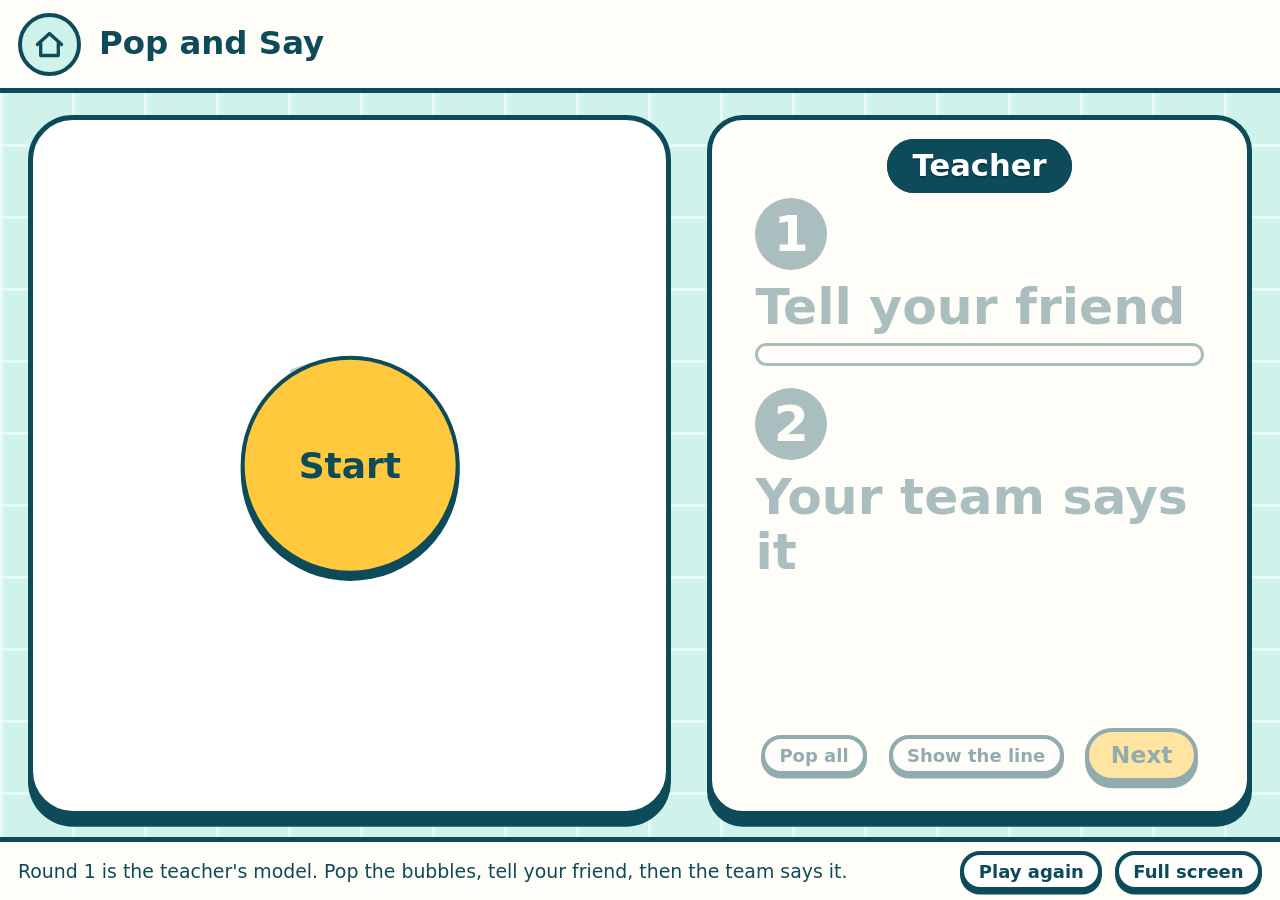
<file: game4-pop-and-say-tran-van-on.html>
<!doctype html>
<html lang="en">
<head>
<meta charset="utf-8">
<meta name="viewport" content="width=device-width, initial-scale=1">
<title>Pop and Say | Dental Care Games</title>
<style>
:root{
  --ink:#0E4B5A; --mint:#CFF3EA; --mint-deep:#9FE3D3; --enamel:#FFFDF7; --good:#22A55B; --bad:#E5484D; --sun:#FFC83D;
  --red:#E5484D; --blue:#3B82F6; --green:#22A55B; --yellow:#F2B705;
  --font: ui-rounded, "Arial Rounded MT Bold", "Nunito", "Trebuchet MS", "Segoe UI", system-ui, sans-serif;
}
*{box-sizing:border-box}
html,body{height:100%;margin:0}
body{
  font-family:var(--font); color:var(--ink); background-color:var(--mint);
  background-image:linear-gradient(rgba(255,255,255,.55) 3px,transparent 3px),linear-gradient(90deg,rgba(255,255,255,.55) 3px,transparent 3px);
  background-size:72px 72px; display:flex; flex-direction:column; overflow:hidden; user-select:none; -webkit-user-select:none;
}
button{font-family:inherit;color:inherit;cursor:pointer}
button:focus-visible,a:focus-visible{outline:5px solid var(--sun);outline-offset:3px}
.art{display:block;width:100%;height:100%}

/* top bar */
.bar{display:flex;align-items:center;gap:2vmin;padding:1.4vmin 2vmin;background:var(--enamel);border-bottom:.6vmin solid var(--ink)}
.bar h1{font-size:clamp(18px,3.6vmin,44px);margin:0;line-height:1.1;flex:0 1 auto}
.home{flex:none;width:7vmin;height:7vmin;min-width:44px;min-height:44px;border-radius:50%;background:var(--mint);border:.5vmin solid var(--ink);display:grid;place-items:center;text-decoration:none}
.home svg{width:60%;height:60%}
#teams{margin-left:auto;display:flex;gap:1.2vmin}
.team{position:relative;display:flex;align-items:center;gap:1vmin;padding:.8vmin 1.4vmin;border-radius:3vmin;border:.5vmin solid var(--ink);background:var(--c);color:#fff;font-weight:700;opacity:.55;transition:transform .2s,opacity .2s}
.team.on{opacity:1;transform:translateY(.6vmin) scale(1.08);box-shadow:0 .8vmin 0 var(--ink)}
.team .nm{font-size:clamp(12px,2.2vmin,26px);text-shadow:0 2px 0 rgba(0,0,0,.25)}
.team .sc{font-size:clamp(18px,4vmin,48px);min-width:1.4em;text-align:center;background:#fff;color:var(--ink);border-radius:2vmin;padding:0 .8vmin;line-height:1.25}
.team .adj{display:flex;flex-direction:column;gap:.3vmin}
.team .adj button{width:3.2vmin;height:3.2vmin;min-width:22px;min-height:22px;border-radius:50%;border:.3vmin solid var(--ink);background:#fff;color:var(--ink);font-size:clamp(11px,2vmin,20px);line-height:1;padding:0;font-weight:800}
.team.pop .sc{animation:pop .5s}
@keyframes pop{40%{transform:scale(1.5)}}

/* stage */
#stage{flex:1;min-height:0;position:relative;display:flex;align-items:center;justify-content:center;padding:2.4vmin}
.foot{display:flex;align-items:center;gap:1.4vmin;padding:1vmin 2vmin;background:var(--enamel);border-top:.6vmin solid var(--ink);font-size:clamp(12px,2.1vmin,22px)}
.foot .sp{flex:1}
.btn{border:.5vmin solid var(--ink);background:#fff;border-radius:3vmin;padding:1vmin 2.4vmin;font-size:clamp(14px,2.6vmin,30px);font-weight:700;box-shadow:0 .7vmin 0 var(--ink);transition:transform .08s,box-shadow .08s}
.btn:active{transform:translateY(.5vmin);box-shadow:0 .2vmin 0 var(--ink)}
.btn.small{font-size:clamp(12px,2vmin,20px);padding:.6vmin 1.6vmin;box-shadow:0 .4vmin 0 var(--ink)}
.btn.go{background:var(--sun)}
a.btn{color:var(--ink);text-decoration:none;display:inline-block}
.btn.good{background:var(--good);color:#fff}
.btn.bad{background:var(--bad);color:#fff}
.btn[disabled]{opacity:.45;cursor:default}
.card{background:var(--enamel);border:.6vmin solid var(--ink);border-radius:4vmin;box-shadow:0 1.2vmin 0 var(--ink)}
.turn{font-size:clamp(16px,3.4vmin,40px);font-weight:700;padding:.6vmin 2.4vmin;border-radius:3vmin;border:.5vmin solid var(--ink);background:var(--c);color:#fff;text-shadow:0 2px 0 rgba(0,0,0,.25)}
.big{font-size:clamp(28px,8vmin,110px);font-weight:800;line-height:1}
.phrase{font-size:clamp(20px,5vmin,64px);font-weight:700}
.goodc{color:var(--good)} .badc{color:var(--bad)}
.hidden{display:none !important}
.shake{animation:shake .4s}
@keyframes shake{20%{transform:translateX(-2vmin)}40%{transform:translateX(2vmin)}60%{transform:translateX(-1.2vmin)}80%{transform:translateX(1.2vmin)}}
.pulse{animation:pulse .6s}
@keyframes pulse{50%{transform:scale(1.05)}}

/* overlay */
.over{position:absolute;inset:0;background:rgba(14,75,90,.55);display:flex;align-items:center;justify-content:center;padding:3vmin;z-index:5}
.panel{width:min(100%,150vmin);max-height:100%;padding:3vmin 4vmin;display:flex;flex-direction:column;align-items:center;gap:2vmin;text-align:center}
.finish h2{font-size:clamp(28px,7vmin,96px);margin:0}
.finish .rows{display:flex;gap:2vmin;align-items:flex-end}
.finish .res{display:flex;flex-direction:column;align-items:center;gap:1vmin;font-weight:700;font-size:clamp(14px,2.8vmin,32px)}
.finish .res .col{width:13vmin;border:.5vmin solid var(--ink);border-radius:2vmin 2vmin 0 0;background:var(--c);display:flex;align-items:flex-start;justify-content:center;color:#fff;font-size:clamp(22px,5vmin,64px);padding-top:.6vmin;text-shadow:0 2px 0 rgba(0,0,0,.25)}
.finish .crown{width:9vmin;height:9vmin}
.stars{position:absolute;inset:0;pointer-events:none;overflow:hidden;z-index:6}
.stars i{position:absolute;width:5vmin;height:5vmin;animation:fly 1.1s ease-out forwards}
@keyframes fly{to{transform:translate(var(--dx),var(--dy)) rotate(260deg) scale(.4);opacity:0}}
@media (prefers-reduced-motion:reduce){*{animation-duration:.01s !important;transition-duration:.01s !important}}

.g4{width:100%;height:100%;display:flex;gap:4vmin;align-items:center;justify-content:center}
.boxwrap{position:relative;height:100%;aspect-ratio:1;max-width:52%}
.board{position:relative;width:100%;height:100%;background:#fff;border:.6vmin solid var(--ink);border-radius:5vmin;box-shadow:0 1.2vmin 0 var(--ink);overflow:hidden}
.under{position:absolute;inset:6%;display:grid;place-items:center}
.under .qm{font-size:30vmin}
.bub{position:absolute;width:43%;height:43%;padding:0;border-radius:50%;border:.5vmin solid var(--ink);cursor:pointer;
  background:radial-gradient(circle at 30% 26%,#fff 0 7%,rgba(255,255,255,.92) 8%,#C9EDFF 52%,#7CC4F5 100%);transition:transform .12s}
.bub:active{transform:scale(.94)}
.bub::after{content:"";position:absolute;left:18%;top:14%;width:22%;height:12%;border-radius:50%;background:rgba(255,255,255,.95);transform:rotate(-30deg)}
.bub.gone{animation:popout .28s forwards;pointer-events:none}
@keyframes popout{40%{transform:scale(1.25)}100%{transform:scale(1.5);opacity:0;visibility:hidden}}
#deal{position:absolute;left:50%;top:50%;transform:translate(-50%,-50%);width:34%;aspect-ratio:1;border-radius:50%;padding:0;font-size:clamp(16px,4vmin,48px);z-index:3}
#deal:active{transform:translate(-50%,-50%) translateY(.5vmin)}
.side{flex:0 1 44%;align-self:stretch;display:flex;flex-direction:column;align-items:center;justify-content:center;gap:1.6vmin;padding:2vmin;text-align:center;min-width:0}
.pic{width:min(34vmin,60%);aspect-ratio:1;background:#fff;border:.6vmin solid var(--ink);border-radius:4vmin;padding:1.5vmin;display:grid;place-items:center}
.qm{font-size:18vmin;font-weight:800;opacity:.25}
.steps{display:flex;flex-direction:column;gap:2.4vmin;align-items:stretch;width:90%}
.step{display:flex;flex-wrap:wrap;align-items:center;gap:1vmin 1.6vmin;font-size:clamp(22px,5.6vmin,72px);font-weight:800;opacity:.35;text-align:left;line-height:1.1}
.step.on{opacity:1}
.step b{flex:none;width:8vmin;height:8vmin;border-radius:50%;background:var(--ink);color:#fff;display:grid;place-items:center}
.barwrap{flex:1 0 100%;height:2.6vmin;border:.4vmin solid var(--ink);border-radius:2vmin;background:#fff;overflow:hidden}
.barwrap i{display:block;height:100%;width:0;background:var(--sun)}
.row{display:flex;gap:2.4vmin;align-items:center;justify-content:center}
.mark{width:10vmin;height:10vmin;min-width:52px;min-height:52px;padding:1.4vmin;border-radius:50%}
.mark svg{width:100%;height:100%}
#line{min-height:1.3em;font-size:clamp(18px,4.4vmin,54px)}
.hint{min-height:1.3em;font-size:clamp(20px,4.6vmin,56px);font-weight:700;padding:.4vmin 2.4vmin;border-radius:3vmin;background:var(--mint);border:.5vmin dashed var(--ink)}
.hint:empty,.hint.none{visibility:hidden}
.hint b{color:var(--sun);-webkit-text-stroke:.15vmin var(--ink);letter-spacing:.2em}

</style>
</head>
<body>
<header class="bar">
  <a class="home" href="index.html" aria-label="All games"><svg viewBox="0 0 60 60" aria-hidden="true"><path d="M8 30 L30 10 L52 30 M14 26 V50 H46 V26" fill="none" stroke="#0E4B5A" stroke-width="6" stroke-linecap="round" stroke-linejoin="round"/></svg></a>
  <h1>Pop and Say</h1>
  
</header>
<main id="stage">
<div class="g4">
  <div class="boxwrap">
    <div class="board" id="board">
      <div class="under" id="under"><span class="qm">?</span></div>
    </div>
    <button class="btn go" id="deal">Start</button>
  </div>
  <div class="side card">
    <div id="who"></div>
    <div class="steps">
      <div class="step" id="s1"><b>1</b><span>Tell your friend</span><span class="barwrap"><i id="bar"></i></span></div>
      <div class="step" id="s2"><b>2</b><span>Your team says it</span></div>
    </div>
    <div class="hint" id="hint"></div>
    <div class="phrase" id="line">&nbsp;</div>
    <div class="row">
      <button class="btn small" id="reveal" disabled>Pop all</button>
      <button class="btn small" id="show" disabled>Show the line</button>
      <button class="btn go" id="yes" disabled>Next</button>
    </div>
  </div>
</div>


</main>
<footer class="foot">
  <span>Round 1 is the teacher's model. Pop the bubbles, tell your friend, then the team says it.</span><span class="sp"></span>
  
  <button class="btn small" id="btnAgain">Play again</button>
  <button class="btn small" id="btnFull">Full screen</button>
</footer>
<script>
// Original pictures for the Dental Care games. Every picture is drawn in a 200 x 200 box.
const INK = '#0E4B5A';
const S = `stroke="${INK}" stroke-width="5" stroke-linejoin="round" stroke-linecap="round"`;
const S4 = `stroke="${INK}" stroke-width="4" stroke-linejoin="round" stroke-linecap="round"`;

const TOOTH_PATH = 'M60 36 C36 36 26 60 31 92 C35 122 42 150 55 170 C64 183 75 171 79 150 C83 131 90 124 100 124 C110 124 117 131 121 150 C125 171 136 183 145 170 C158 150 165 122 169 92 C174 60 164 36 140 36 C124 36 116 46 100 46 C84 46 76 36 60 36 Z';

function toothShape(fill) { return `<path d="${TOOTH_PATH}" fill="${fill}" ${S}/>`; }

function kid(mouth) {
  return `<circle cx="78" cy="110" r="54" fill="#FFD9B8" ${S}/>
  <path d="M25 104 C20 62 52 44 80 46 C112 44 138 66 131 106 C120 86 102 74 78 78 C56 74 38 88 25 104 Z" fill="#5B3A29" ${S}/>
  <circle cx="60" cy="110" r="5.5" fill="${INK}"/><circle cx="96" cy="110" r="5.5" fill="${INK}"/>
  <circle cx="45" cy="127" r="8" fill="#FF9E8F" opacity=".75"/><circle cx="111" cy="127" r="8" fill="#FF9E8F" opacity=".75"/>
  ${mouth}`;
}
const MOUTH_SMILE = `<path d="M56 131 Q78 156 100 131 Z" fill="#fff" ${S4}/>`;
const MOUTH_OPEN = `<ellipse cx="78" cy="140" rx="14" ry="11" fill="#B3364A" ${S4}/>`;

function candy(x, y, r, color, scale) {
  return `<g transform="translate(${x},${y}) rotate(${r}) scale(${scale || 1})">
    <path d="M-20 0 L-44 -15 L-44 15 Z" fill="${color}" ${S4}/><path d="M20 0 L44 -15 L44 15 Z" fill="${color}" ${S4}/>
    <ellipse rx="25" ry="18" fill="${color}" ${S4}/>
    <path d="M-8 -16 Q2 0 -8 16 M8 -16 Q18 0 8 16" fill="none" stroke="#fff" stroke-width="5" stroke-linecap="round"/></g>`;
}
function toothbrush(x, y, r, scale) {
  return `<g transform="translate(${x},${y}) rotate(${r}) scale(${scale || 1})">
    <rect x="20" y="-7" width="100" height="14" rx="7" fill="#3B82F6" ${S4}/>
    <rect x="-10" y="-9" width="38" height="12" rx="4" fill="#3B82F6" ${S4}/>
    <rect x="-8" y="-24" width="34" height="16" rx="4" fill="#fff" ${S4}/>
    <path d="M1 -24 V-9 M9 -24 V-9 M17 -24 V-9" stroke="${INK}" stroke-width="2.5"/></g>`;
}
function pencil(x, y, r, scale, bites) {
  const marks = bites ? `<path d="M30 -9 a7 7 0 0 0 14 0 Z M52 -9 a7 7 0 0 0 14 0 Z M40 9 a7 7 0 0 1 14 0 Z" fill="#8A5A2B" ${S4}/>` : '';
  return `<g transform="translate(${x},${y}) rotate(${r}) scale(${scale || 1})">
    <rect x="-14" y="-9" width="16" height="18" rx="4" fill="#FF8FA3" ${S4}/>
    <rect x="2" y="-9" width="98" height="18" fill="#F5B300" ${S4}/>
    <path d="M100 -9 L128 0 L100 9 Z" fill="#F3D2A9" ${S4}/><path d="M118 -3.4 L128 0 L118 3.4 Z" fill="${INK}"/>
    ${marks}</g>`;
}
function star(cx, cy, r, fill) {
  let d = '';
  for (let i = 0; i < 10; i++) {
    const a = -Math.PI / 2 + i * Math.PI / 5, rr = i % 2 ? r * 0.45 : r;
    d += (i ? 'L' : 'M') + (cx + rr * Math.cos(a)).toFixed(1) + ' ' + (cy + rr * Math.sin(a)).toFixed(1) + ' ';
  }
  return `<path d="${d}Z" fill="${fill || '#FFC83D'}" ${S4}/>`;
}
function calendar(marks) {
  let cells = '';
  const pos = [[44, 92], [82, 92], [120, 92], [158, 92], [63, 132], [101, 132], [139, 132]];
  pos.forEach(([x, y]) => {
    cells += `<rect x="${x - 16}" y="${y - 16}" width="32" height="32" rx="6" fill="#fff" ${S4}/>`;
    cells += marks === 'stars' ? star(x, y, 11, '#FFC83D').replace('stroke-width="4"', 'stroke-width="2.5"')
      : `<path d="M${x - 8} ${y} l6 7 l11 -13" fill="none" stroke="#22A55B" stroke-width="5" stroke-linecap="round" stroke-linejoin="round"/>`;
  });
  return `<rect x="18" y="34" width="166" height="136" rx="14" fill="#EAF6FF" ${S}/>
    <path d="M18 66 H184 V48 a14 14 0 0 0 -14 -14 H32 a14 14 0 0 0 -14 14 Z" fill="#E5484D" ${S}/>
    <path d="M56 24 V46 M146 24 V46" ${S}/>${cells}`;
}

const ART = {
  toothHappy: () => `${toothShape('#FFFFFF')}
    <circle cx="80" cy="80" r="6" fill="${INK}"/><circle cx="120" cy="80" r="6" fill="${INK}"/>
    <path d="M78 98 Q100 120 122 98" fill="none" ${S}/>
    <circle cx="64" cy="96" r="8" fill="#FF9E8F" opacity=".7"/><circle cx="136" cy="96" r="8" fill="#FF9E8F" opacity=".7"/>
    ${star(160, 40, 15)}${star(36, 34, 10)}`,
  toothSad: () => `${toothShape('#E9DFA8')}
    <path d="M72 76 l14 6 M128 76 l-14 6" ${S}/>
    <circle cx="80" cy="88" r="5.5" fill="${INK}"/><circle cx="120" cy="88" r="5.5" fill="${INK}"/>
    <path d="M80 114 Q100 98 120 114" fill="none" ${S}/>
    <ellipse cx="62" cy="64" rx="9" ry="7" fill="#7A5B2E"/><ellipse cx="140" cy="108" rx="8" ry="10" fill="#7A5B2E"/><circle cx="104" cy="60" r="5" fill="#7A5B2E"/>
    <path d="M150 62 q8 14 0 20 q-8 -6 0 -20 Z" fill="#7CC4F5" ${S4}/>`,
  brushA: () => `${kid(MOUTH_SMILE)}${toothbrush(88, 150, -14, 0.8)}
    <circle cx="108" cy="150" r="9" fill="#fff" ${S4}/><circle cx="122" cy="160" r="6" fill="#fff" ${S4}/><circle cx="96" cy="162" r="5" fill="#fff" ${S4}/>`,
  brushB: () => `${toothbrush(40, 78, 18, 1.15)}
    <g transform="translate(60,140) rotate(-10)"><rect x="0" y="-22" width="92" height="44" rx="8" fill="#fff" ${S}/>
    <rect x="16" y="-22" width="40" height="44" fill="#2EC4B6" ${S4}/><rect x="92" y="-12" width="18" height="24" rx="4" fill="#E5484D" ${S4}/>
    <path d="M110 0 q16 -14 26 0 q-12 12 -26 0 Z" fill="#fff" ${S4}/></g>`,
  candyA: () => `${kid(MOUTH_OPEN)}${candy(140, 146, -20, '#FF6B9D')}`,
  candyB: () => `<path d="M118 108 L150 180" ${S}/>
    <circle cx="106" cy="76" r="44" fill="#FF6B9D" ${S}/>
    <path d="M106 76 m0 -8 a8 8 0 1 1 -8 8 a18 18 0 1 1 18 18 a28 28 0 1 1 -28 -28" fill="none" stroke="#fff" stroke-width="6" stroke-linecap="round"/>
    ${candy(52, 154, 14, '#FFC83D', 0.8)}${candy(160, 62, -30, '#7CC4F5', 0.62)}`,
  dentistA: () => `<circle cx="92" cy="112" r="54" fill="#FFD9B8" ${S}/>
    <path d="M40 96 C40 58 66 44 92 44 C118 44 144 58 144 96 C126 82 112 78 92 78 C72 78 58 82 40 96 Z" fill="#DFF3FF" ${S}/>
    <path d="M92 52 v18 M83 61 h18" stroke="#22A55B" stroke-width="7" stroke-linecap="round"/>
    <circle cx="74" cy="106" r="5.5" fill="${INK}"/><circle cx="110" cy="106" r="5.5" fill="${INK}"/>
    <path d="M52 124 Q92 112 132 124 L128 150 Q92 172 56 150 Z" fill="#7CC4F5" ${S}/>
    <path d="M52 126 L40 116 M132 126 L144 116" ${S4}/>
    <path d="M150 186 L170 122" ${S}/><circle cx="172" cy="104" r="20" fill="#EAF6FF" ${S}/>`,
  dentistB: () => `<g transform="translate(-14,12) scale(.86)">${toothShape('#FFFFFF')}
    <circle cx="80" cy="82" r="6" fill="${INK}"/><circle cx="120" cy="82" r="6" fill="${INK}"/><path d="M80 100 Q100 118 120 100" fill="none" ${S}/></g>
    <path d="M132 188 L158 108" ${S}/><circle cx="162" cy="90" r="24" fill="#EAF6FF" ${S}/>
    <circle cx="44" cy="44" r="26" fill="#22A55B" ${S4}/><path d="M44 30 v28 M30 44 h28" stroke="#fff" stroke-width="9" stroke-linecap="round"/>`,
  pencilA: () => `${kid(`<ellipse cx="78" cy="142" rx="17" ry="13" fill="#B3364A" ${S4}/>`)}${pencil(72, 143, -6, 0.86)}
    <rect x="64" y="130" width="11" height="9" rx="2" fill="#fff" ${S4}/><rect x="80" y="130" width="11" height="9" rx="2" fill="#fff" ${S4}/>`,
  pencilB: () => `${pencil(38, 150, -38, 1.18, true)}
    <path d="M36 44 l10 12 M60 30 l4 15 M20 66 l14 6" ${S}/>`,
  apple: () => `${kid(MOUTH_OPEN)}
    <path d="M148 120 C128 104 104 122 110 150 C114 172 132 184 148 176 C164 184 182 172 186 150 C192 122 168 104 148 120 Z" fill="#E5484D" ${S}/>
    <path d="M148 120 q-2 -16 10 -22" fill="none" ${S}/><path d="M158 100 q16 -10 24 2 q-14 10 -24 -2 Z" fill="#22A55B" ${S4}/>`,
  soda: () => `${kid(MOUTH_OPEN)}
    <path d="M118 112 L182 112 L172 186 L128 186 Z" fill="#8A4B2A" ${S}/>
    <path d="M118 112 L182 112 L179 132 L121 132 Z" fill="#fff" ${S4}/>
    <circle cx="140" cy="152" r="5" fill="#fff" opacity=".8"/><circle cx="158" cy="168" r="4" fill="#fff" opacity=".8"/><circle cx="160" cy="146" r="3" fill="#fff" opacity=".8"/>
    <path d="M150 122 L138 96 L96 140" fill="none" stroke="#E5484D" stroke-width="7" stroke-linecap="round" stroke-linejoin="round"/>`,
  milk: () => `${kid(MOUTH_SMILE)}
    <path d="M122 104 L180 104 L174 186 L128 186 Z" fill="#EAF6FF" ${S}/>
    <path d="M124 128 L178 128 L174 186 L128 186 Z" fill="#fff" ${S4}/>
    <path d="M58 133 q20 -10 40 0" fill="none" stroke="#fff" stroke-width="7" stroke-linecap="round"/>`,
  chocolate: () => `${kid(MOUTH_OPEN)}
    <g transform="translate(146,146) rotate(14)"><rect x="-34" y="-44" width="68" height="88" rx="6" fill="#6B3E26" ${S}/>
    <path d="M-34 -14 H34 M-34 16 H34 M0 -44 V44" stroke="#8A5A3C" stroke-width="5"/>
    <path d="M-34 10 H34 V44 a6 6 0 0 1 -6 6 H-28 a6 6 0 0 1 -6 -6 Z" fill="#F5B300" ${S4} transform="translate(0,-6)"/></g>`,
  appleB: () => `<g transform="translate(-102,-80) scale(1.3)"><path d="M148 120 C128 104 104 122 110 150 C114 172 132 184 148 176 C164 184 182 172 186 150 C192 122 168 104 148 120 Z" fill="#E5484D" ${S4}/>
    <path d="M148 120 q-2 -16 10 -22" fill="none" ${S4}/><path d="M158 100 q16 -10 24 2 q-14 10 -24 -2 Z" fill="#22A55B" ${S4}/></g>
    <g transform="translate(75,72) scale(.62)"><path d="M148 120 C128 104 104 122 110 150 C114 172 132 184 148 176 C164 184 182 172 186 150 C192 122 168 104 148 120 Z" fill="#7BC74D" ${S}/>
    <path d="M148 120 q-2 -16 10 -22" fill="none" ${S}/></g>
    <path d="M70 100 q-8 12 0 24" fill="none" stroke="#fff" stroke-width="7" stroke-linecap="round"/>`,
  milkB: () => `<path d="M40 72 L72 38 L104 72 Z" fill="#7CC4F5" ${S}/><rect x="40" y="72" width="64" height="112" rx="4" fill="#fff" ${S}/>
    <rect x="40" y="112" width="64" height="34" fill="#7CC4F5" ${S4}/><circle cx="72" cy="129" r="9" fill="#fff" ${S4}/>
    <path d="M124 98 L182 98 L174 186 L132 186 Z" fill="#EAF6FF" ${S}/><path d="M127 118 L179 118 L174 186 L132 186 Z" fill="#fff" ${S4}/>
    <path d="M150 40 q10 16 0 24 q-10 -8 0 -24 Z" fill="#fff" ${S4}/>`,
  sodaB: () => `<rect x="58" y="44" width="84" height="140" rx="16" fill="#E5484D" ${S}/>
    <ellipse cx="100" cy="50" rx="40" ry="10" fill="#D9E2E8" ${S4}/><path d="M92 46 h16" ${S4}/>
    <path d="M58 104 q21 -14 42 0 t42 0 v26 q-21 -14 -42 0 t-42 0 Z" fill="#fff" ${S4}/>
    <circle cx="164" cy="64" r="9" fill="#fff" ${S4}/><circle cx="178" cy="98" r="6" fill="#fff" ${S4}/><circle cx="160" cy="34" r="5" fill="#fff" ${S4}/>
    <circle cx="34" cy="80" r="7" fill="#fff" ${S4}/><circle cx="28" cy="116" r="4.5" fill="#fff" ${S4}/>`,
  sun: () => `<g ${S}><path d="M100 14 V34 M100 166 V186 M14 100 H34 M166 100 H186 M39 39 L53 53 M147 147 L161 161 M39 161 L53 147 M147 53 L161 39"/></g>
    <circle cx="100" cy="100" r="52" fill="#FFC83D" ${S}/>
    <circle cx="82" cy="92" r="6" fill="${INK}"/><circle cx="118" cy="92" r="6" fill="${INK}"/><path d="M80 110 Q100 130 120 110" fill="none" ${S}/>`,
  plate: () => `<circle cx="100" cy="104" r="62" fill="#fff" ${S}/><circle cx="100" cy="104" r="40" fill="#EAF6FF" ${S4}/>
    <circle cx="88" cy="96" r="4" fill="#C98A4B"/><circle cx="112" cy="112" r="3.5" fill="#C98A4B"/><circle cx="104" cy="92" r="3" fill="#C98A4B"/>
    <path d="M20 40 V84 M10 40 V68 a10 10 0 0 0 20 0 V40 M20 84 V172" fill="none" ${S}/>
    <path d="M180 172 V92 M180 92 c-14 -8 -14 -44 0 -54 c14 10 14 46 0 54 Z" fill="#EAF6FF" ${S}/>`,
  calendar: () => calendar('ticks'),
  calendarStars: () => calendar('stars'),
  star: () => `${star(100, 104, 78)}<circle cx="84" cy="98" r="6" fill="${INK}"/><circle cx="116" cy="98" r="6" fill="${INK}"/><path d="M84 116 Q100 132 116 116" fill="none" ${S}/>`,
  ear: () => `<path d="M70 150 C40 120 44 50 100 44 C150 40 168 96 140 122 C126 134 126 150 116 162 C104 176 82 172 78 156" fill="#FFD9B8" ${S}/>
    <path d="M84 116 C74 92 86 70 106 72 C126 74 130 96 116 106" fill="none" ${S}/>
    <path d="M160 60 q14 20 0 40 M176 46 q24 34 0 68" fill="none" ${S}/>`,
  thumbUp: () => `<path d="M40 96 H72 V172 H40 Z" fill="#fff" ${S}/><path d="M72 100 C92 86 96 62 96 40 C116 36 124 58 116 86 H152 C170 86 170 108 158 110 C170 114 168 132 154 134 C164 140 160 156 148 156 C154 164 148 174 136 174 H96 C84 174 80 168 72 166 Z" fill="#FFD9B8" ${S}/>`,
};

function artInner(key) { return (ART[key] || ART.star)(); }
function art(key, cls) { return `<svg class="art ${cls || ''}" viewBox="0 0 200 200" aria-hidden="true">${artInner(key)}</svg>`; }

// Shared engine: teacher model turn + four teams, sounds, finish screen.
const TEAMS = [
  { name: 'Red', color: 'var(--red)' }, { name: 'Blue', color: 'var(--blue)' },
  { name: 'Green', color: 'var(--green)' }, { name: 'Yellow', color: 'var(--yellow)' },
];
const TEACHER = { name: 'Teacher', color: 'var(--ink)' };
let turn = 0; // -1 = teacher's model round
const $ = (s, el) => (el || document).querySelector(s);
const el = (html) => { const t = document.createElement('template'); t.innerHTML = html.trim(); return t.content.firstChild; };
const who = (i) => (i < 0 ? TEACHER : TEAMS[i]);
// Points are kept by the teacher on the board, so the games show no scores.
function setTurn(i) { turn = i < 0 ? -1 : i % 4; document.dispatchEvent(new CustomEvent('turn')); }
function nextTurn() { setTurn(turn < 0 ? 0 : turn + 1); }
// Classes use groups 1-4 with no team names, so only the teacher's model turn shows a label.
function turnChip() { return turn < 0 ? `<span class="turn" style="--c:${TEACHER.color}">Teacher</span>` : ''; }

let AC;
function tone(freq, dur, type, when, gain) {
  try {
    AC = AC || new (window.AudioContext || window.webkitAudioContext)();
    const o = AC.createOscillator(), g = AC.createGain();
    o.type = type || 'sine'; o.frequency.value = freq; o.connect(g); g.connect(AC.destination);
    const t = AC.currentTime + (when || 0);
    g.gain.setValueAtTime(gain || 0.16, t); g.gain.exponentialRampToValueAtTime(0.001, t + dur);
    o.start(t); o.stop(t + dur);
  } catch (e) { /* no sound available */ }
}
const sfx = {
  good() { tone(523, .15); tone(659, .15, 'sine', .12); tone(784, .3, 'sine', .24); },
  bad() { tone(196, .25, 'sawtooth', 0, .07); tone(147, .35, 'sawtooth', .18, .07); },
  tap() { tone(440, .07, 'triangle'); },
  tick() { tone(880, .05, 'square', 0, .05); },
  win() { [523, 659, 784, 1047, 1319].forEach((f, i) => tone(f, .25, 'triangle', i * .14)); },
};

function burst() {
  const box = el('<div class="stars"></div>');
  for (let i = 0; i < 14; i++) {
    const a = Math.random() * Math.PI * 2, d = 25 + Math.random() * 30;
    const s = el(`<i style="left:50%;top:45%;--dx:${(Math.cos(a) * d).toFixed(0)}vmin;--dy:${(Math.sin(a) * d).toFixed(0)}vmin"><svg viewBox="0 0 200 200">${star(100, 100, 90)}</svg></i>`);
    box.appendChild(s);
  }
  $('#stage').appendChild(box); setTimeout(() => box.remove(), 1200);
}

function showFinish(title) {
  const o = el(`<div class="over"><div class="panel card finish"><h2>${title || 'Great job!'}</h2>
    <div style="display:flex;gap:2vmin"><button class="btn" id="finAgain">Play again</button><a class="btn go" href="index.html" style="text-decoration:none">All games</a></div></div></div>`);
  $('#stage').appendChild(o); $('#finAgain').onclick = () => location.reload(); sfx.win(); burst();
}

document.addEventListener('DOMContentLoaded', () => {
  const again = $('#btnAgain'); if (again) again.onclick = () => location.reload();
  const full = $('#btnFull'); if (full) full.onclick = () => {
    if (document.fullscreenElement) document.exitFullscreen(); else if (document.documentElement.requestFullscreen) document.documentElement.requestFullscreen().catch(() => {});
  };
});

const SEGS = [
  { k: 'candyA', line: 'Eat candy.', hint: 'Eat', good: 0 }, // teacher's model round
  { k: 'brushB', line: 'Brush your teeth.', hint: 'Brush', good: 1 }, { k: 'candyB', line: 'Eat candy.', hint: 'Eat', good: 0 },
  { k: 'dentistA', line: 'Go to see the dentist.', hint: 'Go to', good: 1 }, { k: 'pencilB', line: 'Chew on pencils.', hint: 'Chew on', good: 0 },
  { k: 'brushA', line: 'Brush your teeth.', hint: 'Brush', good: 1 }, { k: 'pencilA', line: 'Chew on pencils.', hint: 'Chew on', good: 0 },
  { k: 'dentistB', line: 'Go to see the dentist.', hint: 'Go to', good: 1 }, { k: 'candyA', line: 'Eat candy.', hint: 'Eat', good: 0 },
];
const used = SEGS.map(() => false);
const CENTERS = [16.7, 50, 83.3]; // 3 x 3 bubbles cover the picture
let cur = -1, timer = null, popped = 0;
const NB = 9;
turn = -1;
function setButtons(on) { ['#show', '#yes'].forEach((s) => { $(s).disabled = !on; }); }
function clearBubbles() { document.querySelectorAll('.bub').forEach((b) => b.remove()); }
function idle() {
  clearTimeout(timer); clearBubbles();
  $('#who').innerHTML = turnChip(); $('#under').innerHTML = '<span class="qm">?</span>'; $('#line').innerHTML = '&nbsp;'; $('#hint').innerHTML = '';
  $('#s1').classList.remove('on'); $('#s2').classList.remove('on'); $('#bar').style.transition = 'none'; $('#bar').style.width = '0';
  setButtons(false); $('#reveal').disabled = true; $('#deal').classList.remove('hidden');
}
$('#deal').onclick = () => {
  const left = SEGS.map((s, i) => i).filter((i) => !used[i]); if (!left.length) return;
  cur = used[0] ? left[Math.floor(Math.random() * left.length)] : 0; popped = 0; sfx.tap();
  $('#under').innerHTML = art(SEGS[cur].k);
  clearBubbles();
  CENTERS.forEach((cy) => CENTERS.forEach((cx) => {
    const b = el('<button class="bub" aria-label="Pop the bubble"></button>');
    b.style.left = (cx - 21.5) + '%'; b.style.top = (cy - 21.5) + '%'; b.onclick = () => pop(b);
    $('#board').appendChild(b);
  }));
  $('#deal').classList.add('hidden'); $('#reveal').disabled = false;
};
function pop(b) {
  if (b.classList.contains('gone')) return;
  b.classList.add('gone'); tone(520 + Math.random() * 380, .09, 'triangle', 0, .14);
  if (++popped === NB) pictureReady();
}
function pictureReady() {
  $('#reveal').disabled = true; sfx.good();
  const u = $('#under'); u.classList.remove('pulse'); void u.offsetWidth; u.classList.add('pulse');
  setButtons(true); $('#s1').classList.add('on');
  $('#hint').innerHTML = `Say: ${SEGS[cur].hint} <b>…</b>`;
  const bar = $('#bar'); bar.style.transition = 'none'; bar.style.width = '0'; void bar.offsetWidth; bar.style.transition = 'width 10s linear'; bar.style.width = '100%';
  clearTimeout(timer); timer = setTimeout(() => { $('#s1').classList.remove('on'); $('#s2').classList.add('on'); sfx.tap(); }, 10000);
}
$('#reveal').onclick = () => {
  $('#reveal').disabled = true;
  document.querySelectorAll('.bub:not(.gone)').forEach((b, i) => setTimeout(() => pop(b), i * 70));
};
$('#show').onclick = () => {
  const s = SEGS[cur]; if (!s) return;
  $('#line').innerHTML = `${s.line} <span class="${s.good ? 'goodc' : 'badc'}">${s.good ? 'Good!' : 'Bad!'}</span>`;
};
function finishRound() {
  if (cur < 0) return;
  clearTimeout(timer); sfx.good(); burst();
  used[cur] = true; cur = -1;
  if (used.every(Boolean)) { setButtons(false); clearBubbles(); showFinish('Super speaking!'); } else { nextTurn(); idle(); }
}
$('#yes').onclick = finishRound;
idle();


</script>
</body>
</html>
</file>
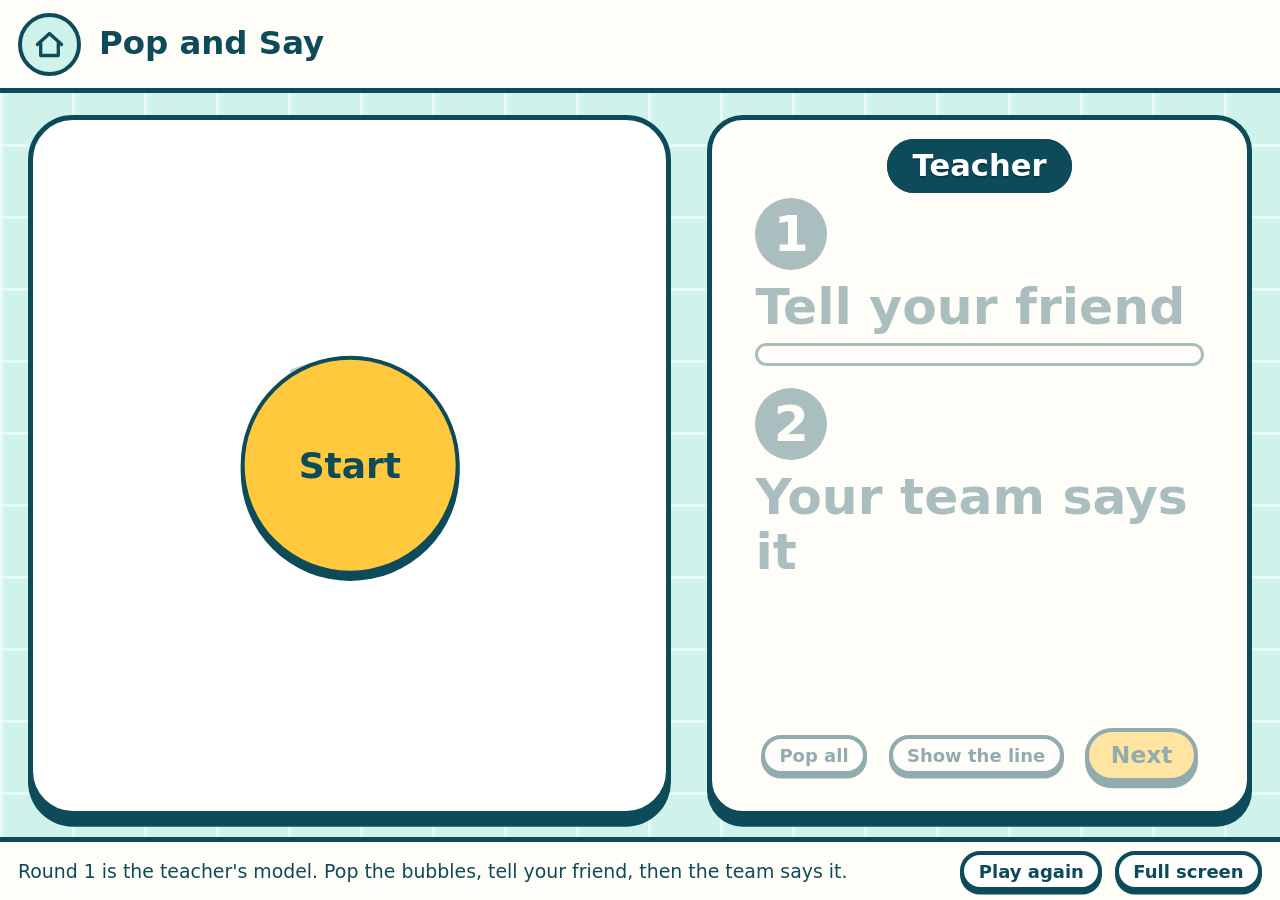
<file: game4-pop-and-say.html>
<!doctype html>
<html lang="en">
<head>
<meta charset="utf-8">
<meta name="viewport" content="width=device-width, initial-scale=1">
<title>Pop and Say | Dental Care Games</title>
<style>
:root{
  --ink:#0E4B5A; --mint:#CFF3EA; --mint-deep:#9FE3D3; --enamel:#FFFDF7; --good:#22A55B; --bad:#E5484D; --sun:#FFC83D;
  --red:#E5484D; --blue:#3B82F6; --green:#22A55B; --yellow:#F2B705;
  --font: ui-rounded, "Arial Rounded MT Bold", "Nunito", "Trebuchet MS", "Segoe UI", system-ui, sans-serif;
}
*{box-sizing:border-box}
html,body{height:100%;margin:0}
body{
  font-family:var(--font); color:var(--ink); background-color:var(--mint);
  background-image:linear-gradient(rgba(255,255,255,.55) 3px,transparent 3px),linear-gradient(90deg,rgba(255,255,255,.55) 3px,transparent 3px);
  background-size:72px 72px; display:flex; flex-direction:column; overflow:hidden; user-select:none; -webkit-user-select:none;
}
button{font-family:inherit;color:inherit;cursor:pointer}
button:focus-visible,a:focus-visible{outline:5px solid var(--sun);outline-offset:3px}
.art{display:block;width:100%;height:100%}

/* top bar */
.bar{display:flex;align-items:center;gap:2vmin;padding:1.4vmin 2vmin;background:var(--enamel);border-bottom:.6vmin solid var(--ink)}
.bar h1{font-size:clamp(18px,3.6vmin,44px);margin:0;line-height:1.1;flex:0 1 auto}
.home{flex:none;width:7vmin;height:7vmin;min-width:44px;min-height:44px;border-radius:50%;background:var(--mint);border:.5vmin solid var(--ink);display:grid;place-items:center;text-decoration:none}
.home svg{width:60%;height:60%}
#teams{margin-left:auto;display:flex;gap:1.2vmin}
.team{position:relative;display:flex;align-items:center;gap:1vmin;padding:.8vmin 1.4vmin;border-radius:3vmin;border:.5vmin solid var(--ink);background:var(--c);color:#fff;font-weight:700;opacity:.55;transition:transform .2s,opacity .2s}
.team.on{opacity:1;transform:translateY(.6vmin) scale(1.08);box-shadow:0 .8vmin 0 var(--ink)}
.team .nm{font-size:clamp(12px,2.2vmin,26px);text-shadow:0 2px 0 rgba(0,0,0,.25)}
.team .sc{font-size:clamp(18px,4vmin,48px);min-width:1.4em;text-align:center;background:#fff;color:var(--ink);border-radius:2vmin;padding:0 .8vmin;line-height:1.25}
.team .adj{display:flex;flex-direction:column;gap:.3vmin}
.team .adj button{width:3.2vmin;height:3.2vmin;min-width:22px;min-height:22px;border-radius:50%;border:.3vmin solid var(--ink);background:#fff;color:var(--ink);font-size:clamp(11px,2vmin,20px);line-height:1;padding:0;font-weight:800}
.team.pop .sc{animation:pop .5s}
@keyframes pop{40%{transform:scale(1.5)}}

/* stage */
#stage{flex:1;min-height:0;position:relative;display:flex;align-items:center;justify-content:center;padding:2.4vmin}
.foot{display:flex;align-items:center;gap:1.4vmin;padding:1vmin 2vmin;background:var(--enamel);border-top:.6vmin solid var(--ink);font-size:clamp(12px,2.1vmin,22px)}
.foot .sp{flex:1}
.btn{border:.5vmin solid var(--ink);background:#fff;border-radius:3vmin;padding:1vmin 2.4vmin;font-size:clamp(14px,2.6vmin,30px);font-weight:700;box-shadow:0 .7vmin 0 var(--ink);transition:transform .08s,box-shadow .08s}
.btn:active{transform:translateY(.5vmin);box-shadow:0 .2vmin 0 var(--ink)}
.btn.small{font-size:clamp(12px,2vmin,20px);padding:.6vmin 1.6vmin;box-shadow:0 .4vmin 0 var(--ink)}
.btn.go{background:var(--sun)}
a.btn{color:var(--ink);text-decoration:none;display:inline-block}
.btn.good{background:var(--good);color:#fff}
.btn.bad{background:var(--bad);color:#fff}
.btn[disabled]{opacity:.45;cursor:default}
.card{background:var(--enamel);border:.6vmin solid var(--ink);border-radius:4vmin;box-shadow:0 1.2vmin 0 var(--ink)}
.turn{font-size:clamp(16px,3.4vmin,40px);font-weight:700;padding:.6vmin 2.4vmin;border-radius:3vmin;border:.5vmin solid var(--ink);background:var(--c);color:#fff;text-shadow:0 2px 0 rgba(0,0,0,.25)}
.big{font-size:clamp(28px,8vmin,110px);font-weight:800;line-height:1}
.phrase{font-size:clamp(20px,5vmin,64px);font-weight:700}
.goodc{color:var(--good)} .badc{color:var(--bad)}
.hidden{display:none !important}
.shake{animation:shake .4s}
@keyframes shake{20%{transform:translateX(-2vmin)}40%{transform:translateX(2vmin)}60%{transform:translateX(-1.2vmin)}80%{transform:translateX(1.2vmin)}}
.pulse{animation:pulse .6s}
@keyframes pulse{50%{transform:scale(1.05)}}

/* overlay */
.over{position:absolute;inset:0;background:rgba(14,75,90,.55);display:flex;align-items:center;justify-content:center;padding:3vmin;z-index:5}
.panel{width:min(100%,150vmin);max-height:100%;padding:3vmin 4vmin;display:flex;flex-direction:column;align-items:center;gap:2vmin;text-align:center}
.finish h2{font-size:clamp(28px,7vmin,96px);margin:0}
.finish .rows{display:flex;gap:2vmin;align-items:flex-end}
.finish .res{display:flex;flex-direction:column;align-items:center;gap:1vmin;font-weight:700;font-size:clamp(14px,2.8vmin,32px)}
.finish .res .col{width:13vmin;border:.5vmin solid var(--ink);border-radius:2vmin 2vmin 0 0;background:var(--c);display:flex;align-items:flex-start;justify-content:center;color:#fff;font-size:clamp(22px,5vmin,64px);padding-top:.6vmin;text-shadow:0 2px 0 rgba(0,0,0,.25)}
.finish .crown{width:9vmin;height:9vmin}
.stars{position:absolute;inset:0;pointer-events:none;overflow:hidden;z-index:6}
.stars i{position:absolute;width:5vmin;height:5vmin;animation:fly 1.1s ease-out forwards}
@keyframes fly{to{transform:translate(var(--dx),var(--dy)) rotate(260deg) scale(.4);opacity:0}}
@media (prefers-reduced-motion:reduce){*{animation-duration:.01s !important;transition-duration:.01s !important}}

.g4{width:100%;height:100%;display:flex;gap:4vmin;align-items:center;justify-content:center}
.boxwrap{position:relative;height:100%;aspect-ratio:1;max-width:52%}
.board{position:relative;width:100%;height:100%;background:#fff;border:.6vmin solid var(--ink);border-radius:5vmin;box-shadow:0 1.2vmin 0 var(--ink);overflow:hidden}
.under{position:absolute;inset:6%;display:grid;place-items:center}
.under .qm{font-size:30vmin}
.bub{position:absolute;width:43%;height:43%;padding:0;border-radius:50%;border:.5vmin solid var(--ink);cursor:pointer;
  background:radial-gradient(circle at 30% 26%,#fff 0 7%,rgba(255,255,255,.92) 8%,#C9EDFF 52%,#7CC4F5 100%);transition:transform .12s}
.bub:active{transform:scale(.94)}
.bub::after{content:"";position:absolute;left:18%;top:14%;width:22%;height:12%;border-radius:50%;background:rgba(255,255,255,.95);transform:rotate(-30deg)}
.bub.gone{animation:popout .28s forwards;pointer-events:none}
@keyframes popout{40%{transform:scale(1.25)}100%{transform:scale(1.5);opacity:0;visibility:hidden}}
#deal{position:absolute;left:50%;top:50%;transform:translate(-50%,-50%);width:34%;aspect-ratio:1;border-radius:50%;padding:0;font-size:clamp(16px,4vmin,48px);z-index:3}
#deal:active{transform:translate(-50%,-50%) translateY(.5vmin)}
.side{flex:0 1 44%;align-self:stretch;display:flex;flex-direction:column;align-items:center;justify-content:center;gap:1.6vmin;padding:2vmin;text-align:center;min-width:0}
.pic{width:min(34vmin,60%);aspect-ratio:1;background:#fff;border:.6vmin solid var(--ink);border-radius:4vmin;padding:1.5vmin;display:grid;place-items:center}
.qm{font-size:18vmin;font-weight:800;opacity:.25}
.steps{display:flex;flex-direction:column;gap:2.4vmin;align-items:stretch;width:90%}
.step{display:flex;flex-wrap:wrap;align-items:center;gap:1vmin 1.6vmin;font-size:clamp(22px,5.6vmin,72px);font-weight:800;opacity:.35;text-align:left;line-height:1.1}
.step.on{opacity:1}
.step b{flex:none;width:8vmin;height:8vmin;border-radius:50%;background:var(--ink);color:#fff;display:grid;place-items:center}
.barwrap{flex:1 0 100%;height:2.6vmin;border:.4vmin solid var(--ink);border-radius:2vmin;background:#fff;overflow:hidden}
.barwrap i{display:block;height:100%;width:0;background:var(--sun)}
.row{display:flex;gap:2.4vmin;align-items:center;justify-content:center}
.mark{width:10vmin;height:10vmin;min-width:52px;min-height:52px;padding:1.4vmin;border-radius:50%}
.mark svg{width:100%;height:100%}
#line{min-height:1.3em;font-size:clamp(18px,4.4vmin,54px)}
.hint{min-height:1.3em;font-size:clamp(20px,4.6vmin,56px);font-weight:700;padding:.4vmin 2.4vmin;border-radius:3vmin;background:var(--mint);border:.5vmin dashed var(--ink)}
.hint:empty,.hint.none{visibility:hidden}
.hint b{color:var(--sun);-webkit-text-stroke:.15vmin var(--ink);letter-spacing:.2em}

</style>
</head>
<body>
<header class="bar">
  <a class="home" href="index.html" aria-label="All games"><svg viewBox="0 0 60 60" aria-hidden="true"><path d="M8 30 L30 10 L52 30 M14 26 V50 H46 V26" fill="none" stroke="#0E4B5A" stroke-width="6" stroke-linecap="round" stroke-linejoin="round"/></svg></a>
  <h1>Pop and Say</h1>
  
</header>
<main id="stage">
<div class="g4">
  <div class="boxwrap">
    <div class="board" id="board">
      <div class="under" id="under"><span class="qm">?</span></div>
    </div>
    <button class="btn go" id="deal">Start</button>
  </div>
  <div class="side card">
    <div id="who"></div>
    <div class="steps">
      <div class="step" id="s1"><b>1</b><span>Tell your friend</span><span class="barwrap"><i id="bar"></i></span></div>
      <div class="step" id="s2"><b>2</b><span>Your team says it</span></div>
    </div>
    <div class="hint" id="hint"></div>
    <div class="phrase" id="line">&nbsp;</div>
    <div class="row">
      <button class="btn small" id="reveal" disabled>Pop all</button>
      <button class="btn small" id="show" disabled>Show the line</button>
      <button class="btn go" id="yes" disabled>Next</button>
    </div>
  </div>
</div>


</main>
<footer class="foot">
  <span>Round 1 is the teacher's model. Pop the bubbles, tell your friend, then the team says it.</span><span class="sp"></span>
  
  <button class="btn small" id="btnAgain">Play again</button>
  <button class="btn small" id="btnFull">Full screen</button>
</footer>
<script>
// Original pictures for the Dental Care games. Every picture is drawn in a 200 x 200 box.
const INK = '#0E4B5A';
const S = `stroke="${INK}" stroke-width="5" stroke-linejoin="round" stroke-linecap="round"`;
const S4 = `stroke="${INK}" stroke-width="4" stroke-linejoin="round" stroke-linecap="round"`;

const TOOTH_PATH = 'M60 36 C36 36 26 60 31 92 C35 122 42 150 55 170 C64 183 75 171 79 150 C83 131 90 124 100 124 C110 124 117 131 121 150 C125 171 136 183 145 170 C158 150 165 122 169 92 C174 60 164 36 140 36 C124 36 116 46 100 46 C84 46 76 36 60 36 Z';

function toothShape(fill) { return `<path d="${TOOTH_PATH}" fill="${fill}" ${S}/>`; }

function kid(mouth) {
  return `<circle cx="78" cy="110" r="54" fill="#FFD9B8" ${S}/>
  <path d="M25 104 C20 62 52 44 80 46 C112 44 138 66 131 106 C120 86 102 74 78 78 C56 74 38 88 25 104 Z" fill="#5B3A29" ${S}/>
  <circle cx="60" cy="110" r="5.5" fill="${INK}"/><circle cx="96" cy="110" r="5.5" fill="${INK}"/>
  <circle cx="45" cy="127" r="8" fill="#FF9E8F" opacity=".75"/><circle cx="111" cy="127" r="8" fill="#FF9E8F" opacity=".75"/>
  ${mouth}`;
}
const MOUTH_SMILE = `<path d="M56 131 Q78 156 100 131 Z" fill="#fff" ${S4}/>`;
const MOUTH_OPEN = `<ellipse cx="78" cy="140" rx="14" ry="11" fill="#B3364A" ${S4}/>`;

function candy(x, y, r, color, scale) {
  return `<g transform="translate(${x},${y}) rotate(${r}) scale(${scale || 1})">
    <path d="M-20 0 L-44 -15 L-44 15 Z" fill="${color}" ${S4}/><path d="M20 0 L44 -15 L44 15 Z" fill="${color}" ${S4}/>
    <ellipse rx="25" ry="18" fill="${color}" ${S4}/>
    <path d="M-8 -16 Q2 0 -8 16 M8 -16 Q18 0 8 16" fill="none" stroke="#fff" stroke-width="5" stroke-linecap="round"/></g>`;
}
function toothbrush(x, y, r, scale) {
  return `<g transform="translate(${x},${y}) rotate(${r}) scale(${scale || 1})">
    <rect x="20" y="-7" width="100" height="14" rx="7" fill="#3B82F6" ${S4}/>
    <rect x="-10" y="-9" width="38" height="12" rx="4" fill="#3B82F6" ${S4}/>
    <rect x="-8" y="-24" width="34" height="16" rx="4" fill="#fff" ${S4}/>
    <path d="M1 -24 V-9 M9 -24 V-9 M17 -24 V-9" stroke="${INK}" stroke-width="2.5"/></g>`;
}
function pencil(x, y, r, scale, bites) {
  const marks = bites ? `<path d="M30 -9 a7 7 0 0 0 14 0 Z M52 -9 a7 7 0 0 0 14 0 Z M40 9 a7 7 0 0 1 14 0 Z" fill="#8A5A2B" ${S4}/>` : '';
  return `<g transform="translate(${x},${y}) rotate(${r}) scale(${scale || 1})">
    <rect x="-14" y="-9" width="16" height="18" rx="4" fill="#FF8FA3" ${S4}/>
    <rect x="2" y="-9" width="98" height="18" fill="#F5B300" ${S4}/>
    <path d="M100 -9 L128 0 L100 9 Z" fill="#F3D2A9" ${S4}/><path d="M118 -3.4 L128 0 L118 3.4 Z" fill="${INK}"/>
    ${marks}</g>`;
}
function star(cx, cy, r, fill) {
  let d = '';
  for (let i = 0; i < 10; i++) {
    const a = -Math.PI / 2 + i * Math.PI / 5, rr = i % 2 ? r * 0.45 : r;
    d += (i ? 'L' : 'M') + (cx + rr * Math.cos(a)).toFixed(1) + ' ' + (cy + rr * Math.sin(a)).toFixed(1) + ' ';
  }
  return `<path d="${d}Z" fill="${fill || '#FFC83D'}" ${S4}/>`;
}
function calendar(marks) {
  let cells = '';
  const pos = [[44, 92], [82, 92], [120, 92], [158, 92], [63, 132], [101, 132], [139, 132]];
  pos.forEach(([x, y]) => {
    cells += `<rect x="${x - 16}" y="${y - 16}" width="32" height="32" rx="6" fill="#fff" ${S4}/>`;
    cells += marks === 'stars' ? star(x, y, 11, '#FFC83D').replace('stroke-width="4"', 'stroke-width="2.5"')
      : `<path d="M${x - 8} ${y} l6 7 l11 -13" fill="none" stroke="#22A55B" stroke-width="5" stroke-linecap="round" stroke-linejoin="round"/>`;
  });
  return `<rect x="18" y="34" width="166" height="136" rx="14" fill="#EAF6FF" ${S}/>
    <path d="M18 66 H184 V48 a14 14 0 0 0 -14 -14 H32 a14 14 0 0 0 -14 14 Z" fill="#E5484D" ${S}/>
    <path d="M56 24 V46 M146 24 V46" ${S}/>${cells}`;
}

const ART = {
  toothHappy: () => `${toothShape('#FFFFFF')}
    <circle cx="80" cy="80" r="6" fill="${INK}"/><circle cx="120" cy="80" r="6" fill="${INK}"/>
    <path d="M78 98 Q100 120 122 98" fill="none" ${S}/>
    <circle cx="64" cy="96" r="8" fill="#FF9E8F" opacity=".7"/><circle cx="136" cy="96" r="8" fill="#FF9E8F" opacity=".7"/>
    ${star(160, 40, 15)}${star(36, 34, 10)}`,
  toothSad: () => `${toothShape('#E9DFA8')}
    <path d="M72 76 l14 6 M128 76 l-14 6" ${S}/>
    <circle cx="80" cy="88" r="5.5" fill="${INK}"/><circle cx="120" cy="88" r="5.5" fill="${INK}"/>
    <path d="M80 114 Q100 98 120 114" fill="none" ${S}/>
    <ellipse cx="62" cy="64" rx="9" ry="7" fill="#7A5B2E"/><ellipse cx="140" cy="108" rx="8" ry="10" fill="#7A5B2E"/><circle cx="104" cy="60" r="5" fill="#7A5B2E"/>
    <path d="M150 62 q8 14 0 20 q-8 -6 0 -20 Z" fill="#7CC4F5" ${S4}/>`,
  brushA: () => `${kid(MOUTH_SMILE)}${toothbrush(88, 150, -14, 0.8)}
    <circle cx="108" cy="150" r="9" fill="#fff" ${S4}/><circle cx="122" cy="160" r="6" fill="#fff" ${S4}/><circle cx="96" cy="162" r="5" fill="#fff" ${S4}/>`,
  brushB: () => `${toothbrush(40, 78, 18, 1.15)}
    <g transform="translate(60,140) rotate(-10)"><rect x="0" y="-22" width="92" height="44" rx="8" fill="#fff" ${S}/>
    <rect x="16" y="-22" width="40" height="44" fill="#2EC4B6" ${S4}/><rect x="92" y="-12" width="18" height="24" rx="4" fill="#E5484D" ${S4}/>
    <path d="M110 0 q16 -14 26 0 q-12 12 -26 0 Z" fill="#fff" ${S4}/></g>`,
  candyA: () => `${kid(MOUTH_OPEN)}${candy(140, 146, -20, '#FF6B9D')}`,
  candyB: () => `<path d="M118 108 L150 180" ${S}/>
    <circle cx="106" cy="76" r="44" fill="#FF6B9D" ${S}/>
    <path d="M106 76 m0 -8 a8 8 0 1 1 -8 8 a18 18 0 1 1 18 18 a28 28 0 1 1 -28 -28" fill="none" stroke="#fff" stroke-width="6" stroke-linecap="round"/>
    ${candy(52, 154, 14, '#FFC83D', 0.8)}${candy(160, 62, -30, '#7CC4F5', 0.62)}`,
  dentistA: () => `<circle cx="92" cy="112" r="54" fill="#FFD9B8" ${S}/>
    <path d="M40 96 C40 58 66 44 92 44 C118 44 144 58 144 96 C126 82 112 78 92 78 C72 78 58 82 40 96 Z" fill="#DFF3FF" ${S}/>
    <path d="M92 52 v18 M83 61 h18" stroke="#22A55B" stroke-width="7" stroke-linecap="round"/>
    <circle cx="74" cy="106" r="5.5" fill="${INK}"/><circle cx="110" cy="106" r="5.5" fill="${INK}"/>
    <path d="M52 124 Q92 112 132 124 L128 150 Q92 172 56 150 Z" fill="#7CC4F5" ${S}/>
    <path d="M52 126 L40 116 M132 126 L144 116" ${S4}/>
    <path d="M150 186 L170 122" ${S}/><circle cx="172" cy="104" r="20" fill="#EAF6FF" ${S}/>`,
  dentistB: () => `<g transform="translate(-14,12) scale(.86)">${toothShape('#FFFFFF')}
    <circle cx="80" cy="82" r="6" fill="${INK}"/><circle cx="120" cy="82" r="6" fill="${INK}"/><path d="M80 100 Q100 118 120 100" fill="none" ${S}/></g>
    <path d="M132 188 L158 108" ${S}/><circle cx="162" cy="90" r="24" fill="#EAF6FF" ${S}/>
    <circle cx="44" cy="44" r="26" fill="#22A55B" ${S4}/><path d="M44 30 v28 M30 44 h28" stroke="#fff" stroke-width="9" stroke-linecap="round"/>`,
  pencilA: () => `${kid(`<ellipse cx="78" cy="142" rx="17" ry="13" fill="#B3364A" ${S4}/>`)}${pencil(72, 143, -6, 0.86)}
    <rect x="64" y="130" width="11" height="9" rx="2" fill="#fff" ${S4}/><rect x="80" y="130" width="11" height="9" rx="2" fill="#fff" ${S4}/>`,
  pencilB: () => `${pencil(38, 150, -38, 1.18, true)}
    <path d="M36 44 l10 12 M60 30 l4 15 M20 66 l14 6" ${S}/>`,
  apple: () => `${kid(MOUTH_OPEN)}
    <path d="M148 120 C128 104 104 122 110 150 C114 172 132 184 148 176 C164 184 182 172 186 150 C192 122 168 104 148 120 Z" fill="#E5484D" ${S}/>
    <path d="M148 120 q-2 -16 10 -22" fill="none" ${S}/><path d="M158 100 q16 -10 24 2 q-14 10 -24 -2 Z" fill="#22A55B" ${S4}/>`,
  soda: () => `${kid(MOUTH_OPEN)}
    <path d="M118 112 L182 112 L172 186 L128 186 Z" fill="#8A4B2A" ${S}/>
    <path d="M118 112 L182 112 L179 132 L121 132 Z" fill="#fff" ${S4}/>
    <circle cx="140" cy="152" r="5" fill="#fff" opacity=".8"/><circle cx="158" cy="168" r="4" fill="#fff" opacity=".8"/><circle cx="160" cy="146" r="3" fill="#fff" opacity=".8"/>
    <path d="M150 122 L138 96 L96 140" fill="none" stroke="#E5484D" stroke-width="7" stroke-linecap="round" stroke-linejoin="round"/>`,
  milk: () => `${kid(MOUTH_SMILE)}
    <path d="M122 104 L180 104 L174 186 L128 186 Z" fill="#EAF6FF" ${S}/>
    <path d="M124 128 L178 128 L174 186 L128 186 Z" fill="#fff" ${S4}/>
    <path d="M58 133 q20 -10 40 0" fill="none" stroke="#fff" stroke-width="7" stroke-linecap="round"/>`,
  chocolate: () => `${kid(MOUTH_OPEN)}
    <g transform="translate(146,146) rotate(14)"><rect x="-34" y="-44" width="68" height="88" rx="6" fill="#6B3E26" ${S}/>
    <path d="M-34 -14 H34 M-34 16 H34 M0 -44 V44" stroke="#8A5A3C" stroke-width="5"/>
    <path d="M-34 10 H34 V44 a6 6 0 0 1 -6 6 H-28 a6 6 0 0 1 -6 -6 Z" fill="#F5B300" ${S4} transform="translate(0,-6)"/></g>`,
  appleB: () => `<g transform="translate(-102,-80) scale(1.3)"><path d="M148 120 C128 104 104 122 110 150 C114 172 132 184 148 176 C164 184 182 172 186 150 C192 122 168 104 148 120 Z" fill="#E5484D" ${S4}/>
    <path d="M148 120 q-2 -16 10 -22" fill="none" ${S4}/><path d="M158 100 q16 -10 24 2 q-14 10 -24 -2 Z" fill="#22A55B" ${S4}/></g>
    <g transform="translate(75,72) scale(.62)"><path d="M148 120 C128 104 104 122 110 150 C114 172 132 184 148 176 C164 184 182 172 186 150 C192 122 168 104 148 120 Z" fill="#7BC74D" ${S}/>
    <path d="M148 120 q-2 -16 10 -22" fill="none" ${S}/></g>
    <path d="M70 100 q-8 12 0 24" fill="none" stroke="#fff" stroke-width="7" stroke-linecap="round"/>`,
  milkB: () => `<path d="M40 72 L72 38 L104 72 Z" fill="#7CC4F5" ${S}/><rect x="40" y="72" width="64" height="112" rx="4" fill="#fff" ${S}/>
    <rect x="40" y="112" width="64" height="34" fill="#7CC4F5" ${S4}/><circle cx="72" cy="129" r="9" fill="#fff" ${S4}/>
    <path d="M124 98 L182 98 L174 186 L132 186 Z" fill="#EAF6FF" ${S}/><path d="M127 118 L179 118 L174 186 L132 186 Z" fill="#fff" ${S4}/>
    <path d="M150 40 q10 16 0 24 q-10 -8 0 -24 Z" fill="#fff" ${S4}/>`,
  sodaB: () => `<rect x="58" y="44" width="84" height="140" rx="16" fill="#E5484D" ${S}/>
    <ellipse cx="100" cy="50" rx="40" ry="10" fill="#D9E2E8" ${S4}/><path d="M92 46 h16" ${S4}/>
    <path d="M58 104 q21 -14 42 0 t42 0 v26 q-21 -14 -42 0 t-42 0 Z" fill="#fff" ${S4}/>
    <circle cx="164" cy="64" r="9" fill="#fff" ${S4}/><circle cx="178" cy="98" r="6" fill="#fff" ${S4}/><circle cx="160" cy="34" r="5" fill="#fff" ${S4}/>
    <circle cx="34" cy="80" r="7" fill="#fff" ${S4}/><circle cx="28" cy="116" r="4.5" fill="#fff" ${S4}/>`,
  sun: () => `<g ${S}><path d="M100 14 V34 M100 166 V186 M14 100 H34 M166 100 H186 M39 39 L53 53 M147 147 L161 161 M39 161 L53 147 M147 53 L161 39"/></g>
    <circle cx="100" cy="100" r="52" fill="#FFC83D" ${S}/>
    <circle cx="82" cy="92" r="6" fill="${INK}"/><circle cx="118" cy="92" r="6" fill="${INK}"/><path d="M80 110 Q100 130 120 110" fill="none" ${S}/>`,
  plate: () => `<circle cx="100" cy="104" r="62" fill="#fff" ${S}/><circle cx="100" cy="104" r="40" fill="#EAF6FF" ${S4}/>
    <circle cx="88" cy="96" r="4" fill="#C98A4B"/><circle cx="112" cy="112" r="3.5" fill="#C98A4B"/><circle cx="104" cy="92" r="3" fill="#C98A4B"/>
    <path d="M20 40 V84 M10 40 V68 a10 10 0 0 0 20 0 V40 M20 84 V172" fill="none" ${S}/>
    <path d="M180 172 V92 M180 92 c-14 -8 -14 -44 0 -54 c14 10 14 46 0 54 Z" fill="#EAF6FF" ${S}/>`,
  calendar: () => calendar('ticks'),
  calendarStars: () => calendar('stars'),
  star: () => `${star(100, 104, 78)}<circle cx="84" cy="98" r="6" fill="${INK}"/><circle cx="116" cy="98" r="6" fill="${INK}"/><path d="M84 116 Q100 132 116 116" fill="none" ${S}/>`,
  ear: () => `<path d="M70 150 C40 120 44 50 100 44 C150 40 168 96 140 122 C126 134 126 150 116 162 C104 176 82 172 78 156" fill="#FFD9B8" ${S}/>
    <path d="M84 116 C74 92 86 70 106 72 C126 74 130 96 116 106" fill="none" ${S}/>
    <path d="M160 60 q14 20 0 40 M176 46 q24 34 0 68" fill="none" ${S}/>`,
  thumbUp: () => `<path d="M40 96 H72 V172 H40 Z" fill="#fff" ${S}/><path d="M72 100 C92 86 96 62 96 40 C116 36 124 58 116 86 H152 C170 86 170 108 158 110 C170 114 168 132 154 134 C164 140 160 156 148 156 C154 164 148 174 136 174 H96 C84 174 80 168 72 166 Z" fill="#FFD9B8" ${S}/>`,
};

function artInner(key) { return (ART[key] || ART.star)(); }
function art(key, cls) { return `<svg class="art ${cls || ''}" viewBox="0 0 200 200" aria-hidden="true">${artInner(key)}</svg>`; }

// Shared engine: teacher model turn + four teams, sounds, finish screen.
const TEAMS = [
  { name: 'Red', color: 'var(--red)' }, { name: 'Blue', color: 'var(--blue)' },
  { name: 'Green', color: 'var(--green)' }, { name: 'Yellow', color: 'var(--yellow)' },
];
const TEACHER = { name: 'Teacher', color: 'var(--ink)' };
let turn = 0; // -1 = teacher's model round
const $ = (s, el) => (el || document).querySelector(s);
const el = (html) => { const t = document.createElement('template'); t.innerHTML = html.trim(); return t.content.firstChild; };
const who = (i) => (i < 0 ? TEACHER : TEAMS[i]);
// Points are kept by the teacher on the board, so the games show no scores.
function setTurn(i) { turn = i < 0 ? -1 : i % 4; document.dispatchEvent(new CustomEvent('turn')); }
function nextTurn() { setTurn(turn < 0 ? 0 : turn + 1); }
// Classes use groups 1-4 with no team names, so only the teacher's model turn shows a label.
function turnChip() { return turn < 0 ? `<span class="turn" style="--c:${TEACHER.color}">Teacher</span>` : ''; }

let AC;
function tone(freq, dur, type, when, gain) {
  try {
    AC = AC || new (window.AudioContext || window.webkitAudioContext)();
    const o = AC.createOscillator(), g = AC.createGain();
    o.type = type || 'sine'; o.frequency.value = freq; o.connect(g); g.connect(AC.destination);
    const t = AC.currentTime + (when || 0);
    g.gain.setValueAtTime(gain || 0.16, t); g.gain.exponentialRampToValueAtTime(0.001, t + dur);
    o.start(t); o.stop(t + dur);
  } catch (e) { /* no sound available */ }
}
const sfx = {
  good() { tone(523, .15); tone(659, .15, 'sine', .12); tone(784, .3, 'sine', .24); },
  bad() { tone(196, .25, 'sawtooth', 0, .07); tone(147, .35, 'sawtooth', .18, .07); },
  tap() { tone(440, .07, 'triangle'); },
  tick() { tone(880, .05, 'square', 0, .05); },
  win() { [523, 659, 784, 1047, 1319].forEach((f, i) => tone(f, .25, 'triangle', i * .14)); },
};

function burst() {
  const box = el('<div class="stars"></div>');
  for (let i = 0; i < 14; i++) {
    const a = Math.random() * Math.PI * 2, d = 25 + Math.random() * 30;
    const s = el(`<i style="left:50%;top:45%;--dx:${(Math.cos(a) * d).toFixed(0)}vmin;--dy:${(Math.sin(a) * d).toFixed(0)}vmin"><svg viewBox="0 0 200 200">${star(100, 100, 90)}</svg></i>`);
    box.appendChild(s);
  }
  $('#stage').appendChild(box); setTimeout(() => box.remove(), 1200);
}

function showFinish(title) {
  const o = el(`<div class="over"><div class="panel card finish"><h2>${title || 'Great job!'}</h2>
    <div style="display:flex;gap:2vmin"><button class="btn" id="finAgain">Play again</button><a class="btn go" href="index.html" style="text-decoration:none">All games</a></div></div></div>`);
  $('#stage').appendChild(o); $('#finAgain').onclick = () => location.reload(); sfx.win(); burst();
}

document.addEventListener('DOMContentLoaded', () => {
  const again = $('#btnAgain'); if (again) again.onclick = () => location.reload();
  const full = $('#btnFull'); if (full) full.onclick = () => {
    if (document.fullscreenElement) document.exitFullscreen(); else if (document.documentElement.requestFullscreen) document.documentElement.requestFullscreen().catch(() => {});
  };
});

const SEGS = [
  { k: 'candyA', line: 'Eat candy.', hint: 'Eat', good: 0 }, // teacher's model round
  { k: 'brushB', line: 'Brush your teeth.', hint: 'Brush', good: 1 }, { k: 'sodaB', line: 'Drink soda.', hint: 'Drink', good: 0 },
  { k: 'milkB', line: 'Drink milk.', hint: 'Drink', good: 1 }, { k: 'candyB', line: 'Eat candy.', hint: 'Eat', good: 0 },
  { k: 'brushA', line: 'I brush my teeth.', hint: 'I brush', good: 1 }, { k: 'soda', line: 'I drink soda.', hint: 'I drink', good: 0 },
  { k: 'milk', line: 'I drink milk.', hint: 'I drink', good: 1 }, { k: 'candyA', line: 'I eat candy.', hint: 'I eat', good: 0 },
];
const used = SEGS.map(() => false);
const CENTERS = [16.7, 50, 83.3]; // 3 x 3 bubbles cover the picture
let cur = -1, timer = null, popped = 0;
const NB = 9;
turn = -1;
function setButtons(on) { ['#show', '#yes'].forEach((s) => { $(s).disabled = !on; }); }
function clearBubbles() { document.querySelectorAll('.bub').forEach((b) => b.remove()); }
function idle() {
  clearTimeout(timer); clearBubbles();
  $('#who').innerHTML = turnChip(); $('#under').innerHTML = '<span class="qm">?</span>'; $('#line').innerHTML = '&nbsp;'; $('#hint').innerHTML = '';
  $('#s1').classList.remove('on'); $('#s2').classList.remove('on'); $('#bar').style.transition = 'none'; $('#bar').style.width = '0';
  setButtons(false); $('#reveal').disabled = true; $('#deal').classList.remove('hidden');
}
$('#deal').onclick = () => {
  const left = SEGS.map((s, i) => i).filter((i) => !used[i]); if (!left.length) return;
  cur = used[0] ? left[Math.floor(Math.random() * left.length)] : 0; popped = 0; sfx.tap();
  $('#under').innerHTML = art(SEGS[cur].k);
  clearBubbles();
  CENTERS.forEach((cy) => CENTERS.forEach((cx) => {
    const b = el('<button class="bub" aria-label="Pop the bubble"></button>');
    b.style.left = (cx - 21.5) + '%'; b.style.top = (cy - 21.5) + '%'; b.onclick = () => pop(b);
    $('#board').appendChild(b);
  }));
  $('#deal').classList.add('hidden'); $('#reveal').disabled = false;
};
function pop(b) {
  if (b.classList.contains('gone')) return;
  b.classList.add('gone'); tone(520 + Math.random() * 380, .09, 'triangle', 0, .14);
  if (++popped === NB) pictureReady();
}
function pictureReady() {
  $('#reveal').disabled = true; sfx.good();
  const u = $('#under'); u.classList.remove('pulse'); void u.offsetWidth; u.classList.add('pulse');
  setButtons(true); $('#s1').classList.add('on');
  $('#hint').innerHTML = `Say: ${SEGS[cur].hint} <b>…</b>`;
  const bar = $('#bar'); bar.style.transition = 'none'; bar.style.width = '0'; void bar.offsetWidth; bar.style.transition = 'width 10s linear'; bar.style.width = '100%';
  clearTimeout(timer); timer = setTimeout(() => { $('#s1').classList.remove('on'); $('#s2').classList.add('on'); sfx.tap(); }, 10000);
}
$('#reveal').onclick = () => {
  $('#reveal').disabled = true;
  document.querySelectorAll('.bub:not(.gone)').forEach((b, i) => setTimeout(() => pop(b), i * 70));
};
$('#show').onclick = () => {
  const s = SEGS[cur]; if (!s) return;
  $('#line').innerHTML = `${s.line} <span class="${s.good ? 'goodc' : 'badc'}">${s.good ? 'Good!' : 'Bad!'}</span>`;
};
function finishRound() {
  if (cur < 0) return;
  clearTimeout(timer); sfx.good(); burst();
  used[cur] = true; cur = -1;
  if (used.every(Boolean)) { setButtons(false); clearBubbles(); showFinish('Super speaking!'); } else { nextTurn(); idle(); }
}
$('#yes').onclick = finishRound;
idle();


</script>
</body>
</html>
</file>
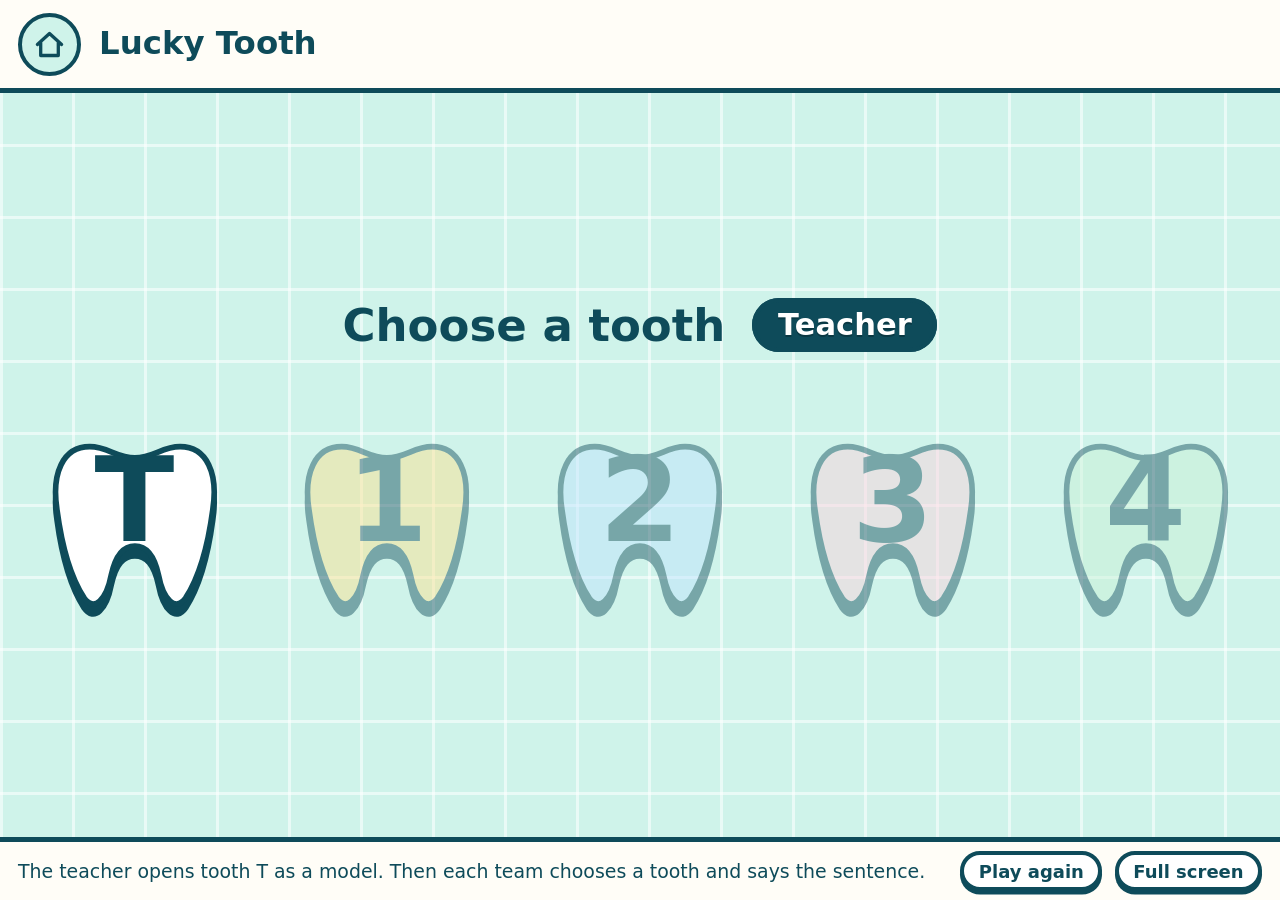
<file: game5-lucky-tooth.html>
<!doctype html>
<html lang="en">
<head>
<meta charset="utf-8">
<meta name="viewport" content="width=device-width, initial-scale=1">
<title>Lucky Tooth | Dental Care Games</title>
<style>
:root{
  --ink:#0E4B5A; --mint:#CFF3EA; --mint-deep:#9FE3D3; --enamel:#FFFDF7; --good:#22A55B; --bad:#E5484D; --sun:#FFC83D;
  --red:#E5484D; --blue:#3B82F6; --green:#22A55B; --yellow:#F2B705;
  --font: ui-rounded, "Arial Rounded MT Bold", "Nunito", "Trebuchet MS", "Segoe UI", system-ui, sans-serif;
}
*{box-sizing:border-box}
html,body{height:100%;margin:0}
body{
  font-family:var(--font); color:var(--ink); background-color:var(--mint);
  background-image:linear-gradient(rgba(255,255,255,.55) 3px,transparent 3px),linear-gradient(90deg,rgba(255,255,255,.55) 3px,transparent 3px);
  background-size:72px 72px; display:flex; flex-direction:column; overflow:hidden; user-select:none; -webkit-user-select:none;
}
button{font-family:inherit;color:inherit;cursor:pointer}
button:focus-visible,a:focus-visible{outline:5px solid var(--sun);outline-offset:3px}
.art{display:block;width:100%;height:100%}

/* top bar */
.bar{display:flex;align-items:center;gap:2vmin;padding:1.4vmin 2vmin;background:var(--enamel);border-bottom:.6vmin solid var(--ink)}
.bar h1{font-size:clamp(18px,3.6vmin,44px);margin:0;line-height:1.1;flex:0 1 auto}
.home{flex:none;width:7vmin;height:7vmin;min-width:44px;min-height:44px;border-radius:50%;background:var(--mint);border:.5vmin solid var(--ink);display:grid;place-items:center;text-decoration:none}
.home svg{width:60%;height:60%}
#teams{margin-left:auto;display:flex;gap:1.2vmin}
.team{position:relative;display:flex;align-items:center;gap:1vmin;padding:.8vmin 1.4vmin;border-radius:3vmin;border:.5vmin solid var(--ink);background:var(--c);color:#fff;font-weight:700;opacity:.55;transition:transform .2s,opacity .2s}
.team.on{opacity:1;transform:translateY(.6vmin) scale(1.08);box-shadow:0 .8vmin 0 var(--ink)}
.team .nm{font-size:clamp(12px,2.2vmin,26px);text-shadow:0 2px 0 rgba(0,0,0,.25)}
.team .sc{font-size:clamp(18px,4vmin,48px);min-width:1.4em;text-align:center;background:#fff;color:var(--ink);border-radius:2vmin;padding:0 .8vmin;line-height:1.25}
.team .adj{display:flex;flex-direction:column;gap:.3vmin}
.team .adj button{width:3.2vmin;height:3.2vmin;min-width:22px;min-height:22px;border-radius:50%;border:.3vmin solid var(--ink);background:#fff;color:var(--ink);font-size:clamp(11px,2vmin,20px);line-height:1;padding:0;font-weight:800}
.team.pop .sc{animation:pop .5s}
@keyframes pop{40%{transform:scale(1.5)}}

/* stage */
#stage{flex:1;min-height:0;position:relative;display:flex;align-items:center;justify-content:center;padding:2.4vmin}
.foot{display:flex;align-items:center;gap:1.4vmin;padding:1vmin 2vmin;background:var(--enamel);border-top:.6vmin solid var(--ink);font-size:clamp(12px,2.1vmin,22px)}
.foot .sp{flex:1}
.btn{border:.5vmin solid var(--ink);background:#fff;border-radius:3vmin;padding:1vmin 2.4vmin;font-size:clamp(14px,2.6vmin,30px);font-weight:700;box-shadow:0 .7vmin 0 var(--ink);transition:transform .08s,box-shadow .08s}
.btn:active{transform:translateY(.5vmin);box-shadow:0 .2vmin 0 var(--ink)}
.btn.small{font-size:clamp(12px,2vmin,20px);padding:.6vmin 1.6vmin;box-shadow:0 .4vmin 0 var(--ink)}
.btn.go{background:var(--sun)}
a.btn{color:var(--ink);text-decoration:none;display:inline-block}
.btn.good{background:var(--good);color:#fff}
.btn.bad{background:var(--bad);color:#fff}
.btn[disabled]{opacity:.45;cursor:default}
.card{background:var(--enamel);border:.6vmin solid var(--ink);border-radius:4vmin;box-shadow:0 1.2vmin 0 var(--ink)}
.turn{font-size:clamp(16px,3.4vmin,40px);font-weight:700;padding:.6vmin 2.4vmin;border-radius:3vmin;border:.5vmin solid var(--ink);background:var(--c);color:#fff;text-shadow:0 2px 0 rgba(0,0,0,.25)}
.big{font-size:clamp(28px,8vmin,110px);font-weight:800;line-height:1}
.phrase{font-size:clamp(20px,5vmin,64px);font-weight:700}
.goodc{color:var(--good)} .badc{color:var(--bad)}
.hidden{display:none !important}
.shake{animation:shake .4s}
@keyframes shake{20%{transform:translateX(-2vmin)}40%{transform:translateX(2vmin)}60%{transform:translateX(-1.2vmin)}80%{transform:translateX(1.2vmin)}}
.pulse{animation:pulse .6s}
@keyframes pulse{50%{transform:scale(1.05)}}

/* overlay */
.over{position:absolute;inset:0;background:rgba(14,75,90,.55);display:flex;align-items:center;justify-content:center;padding:3vmin;z-index:5}
.panel{width:min(100%,150vmin);max-height:100%;padding:3vmin 4vmin;display:flex;flex-direction:column;align-items:center;gap:2vmin;text-align:center}
.finish h2{font-size:clamp(28px,7vmin,96px);margin:0}
.finish .rows{display:flex;gap:2vmin;align-items:flex-end}
.finish .res{display:flex;flex-direction:column;align-items:center;gap:1vmin;font-weight:700;font-size:clamp(14px,2.8vmin,32px)}
.finish .res .col{width:13vmin;border:.5vmin solid var(--ink);border-radius:2vmin 2vmin 0 0;background:var(--c);display:flex;align-items:flex-start;justify-content:center;color:#fff;font-size:clamp(22px,5vmin,64px);padding-top:.6vmin;text-shadow:0 2px 0 rgba(0,0,0,.25)}
.finish .crown{width:9vmin;height:9vmin}
.stars{position:absolute;inset:0;pointer-events:none;overflow:hidden;z-index:6}
.stars i{position:absolute;width:5vmin;height:5vmin;animation:fly 1.1s ease-out forwards}
@keyframes fly{to{transform:translate(var(--dx),var(--dy)) rotate(260deg) scale(.4);opacity:0}}
@media (prefers-reduced-motion:reduce){*{animation-duration:.01s !important;transition-duration:.01s !important}}

.g5{width:100%;height:100%;display:flex;flex-direction:column;gap:6vmin;align-items:center;justify-content:center}
.head{display:flex;gap:3vmin;align-items:center}
.teeth{flex:0 1 auto;min-height:0;display:grid;grid-template-columns:repeat(5,1fr);gap:3vmin;width:min(100%,150vmin);align-items:center;align-content:center}
.lucky{position:relative;display:block;width:100%;border:0;background:none;padding:0;aspect-ratio:1}
.lucky svg{filter:drop-shadow(0 1.2vmin 0 var(--ink))}
.lucky:active{transform:translateY(.8vmin)}
.lucky .num{position:absolute;inset:0;display:grid;place-items:center;font-size:clamp(40px,13vmin,170px);font-weight:800;padding-bottom:16%}
.lucky.open{cursor:default}
.lucky:disabled{opacity:.45;cursor:default}
.lucky.teach .num{color:var(--ink)}
.hint{min-height:1.3em;font-size:clamp(16px,3.6vmin,44px);font-weight:700;padding:.4vmin 2.4vmin;border-radius:3vmin;background:var(--mint);border:.5vmin dashed var(--ink)}
.hint b{color:var(--sun);-webkit-text-stroke:.15vmin var(--ink);letter-spacing:.2em}
.lucky.open .in{position:absolute;left:24%;top:16%;width:52%;height:52%}
.lucky.open .tag{position:absolute;left:50%;bottom:-1vmin;transform:translateX(-50%);white-space:nowrap}
.qpanel{flex-direction:row;gap:4vmin;width:min(100%,165vmin);padding:3vmin}
.qpanel .pic{flex:none;width:min(66vmin,52%);aspect-ratio:1;background:#fff;border:.6vmin solid var(--ink);border-radius:4vmin;padding:1.5vmin}
.qtext{flex:1;min-width:0;display:flex;flex-direction:column;align-items:center;justify-content:center;gap:3vmin}
.qpanel .hint{font-size:clamp(22px,5vmin,64px)}
.qpanel #line{font-size:clamp(22px,5vmin,64px);min-height:2.4em}
.row{display:flex;gap:2.4vmin;align-items:center;justify-content:center;flex-wrap:wrap}

</style>
</head>
<body>
<header class="bar">
  <a class="home" href="index.html" aria-label="All games"><svg viewBox="0 0 60 60" aria-hidden="true"><path d="M8 30 L30 10 L52 30 M14 26 V50 H46 V26" fill="none" stroke="#0E4B5A" stroke-width="6" stroke-linecap="round" stroke-linejoin="round"/></svg></a>
  <h1>Lucky Tooth</h1>
  
</header>
<main id="stage">
<div class="g5">
  <div class="head"><span class="phrase">Choose a tooth</span><span id="who"></span></div>
  <div class="teeth" id="teeth"></div>
</div>
<div class="over hidden" id="qv"><div class="panel card qpanel">
  <div class="pic" id="pic"></div>
  <div class="qtext">
  <div id="who2"></div>
  <div class="hint" id="hint"></div>
  <div class="phrase" id="line">&nbsp;</div>
  <div class="row">
    <button class="btn small" id="show">Show the sentence</button>
    <button class="btn go" id="give">Well done!</button>
  </div>
  </div>
</div></div>

</main>
<footer class="foot">
  <span>The teacher opens tooth T as a model. Then each team chooses a tooth and says the sentence.</span><span class="sp"></span>
  
  <button class="btn small" id="btnAgain">Play again</button>
  <button class="btn small" id="btnFull">Full screen</button>
</footer>
<script>
// Original pictures for the Dental Care games. Every picture is drawn in a 200 x 200 box.
const INK = '#0E4B5A';
const S = `stroke="${INK}" stroke-width="5" stroke-linejoin="round" stroke-linecap="round"`;
const S4 = `stroke="${INK}" stroke-width="4" stroke-linejoin="round" stroke-linecap="round"`;

const TOOTH_PATH = 'M60 36 C36 36 26 60 31 92 C35 122 42 150 55 170 C64 183 75 171 79 150 C83 131 90 124 100 124 C110 124 117 131 121 150 C125 171 136 183 145 170 C158 150 165 122 169 92 C174 60 164 36 140 36 C124 36 116 46 100 46 C84 46 76 36 60 36 Z';

function toothShape(fill) { return `<path d="${TOOTH_PATH}" fill="${fill}" ${S}/>`; }

function kid(mouth) {
  return `<circle cx="78" cy="110" r="54" fill="#FFD9B8" ${S}/>
  <path d="M25 104 C20 62 52 44 80 46 C112 44 138 66 131 106 C120 86 102 74 78 78 C56 74 38 88 25 104 Z" fill="#5B3A29" ${S}/>
  <circle cx="60" cy="110" r="5.5" fill="${INK}"/><circle cx="96" cy="110" r="5.5" fill="${INK}"/>
  <circle cx="45" cy="127" r="8" fill="#FF9E8F" opacity=".75"/><circle cx="111" cy="127" r="8" fill="#FF9E8F" opacity=".75"/>
  ${mouth}`;
}
const MOUTH_SMILE = `<path d="M56 131 Q78 156 100 131 Z" fill="#fff" ${S4}/>`;
const MOUTH_OPEN = `<ellipse cx="78" cy="140" rx="14" ry="11" fill="#B3364A" ${S4}/>`;

function candy(x, y, r, color, scale) {
  return `<g transform="translate(${x},${y}) rotate(${r}) scale(${scale || 1})">
    <path d="M-20 0 L-44 -15 L-44 15 Z" fill="${color}" ${S4}/><path d="M20 0 L44 -15 L44 15 Z" fill="${color}" ${S4}/>
    <ellipse rx="25" ry="18" fill="${color}" ${S4}/>
    <path d="M-8 -16 Q2 0 -8 16 M8 -16 Q18 0 8 16" fill="none" stroke="#fff" stroke-width="5" stroke-linecap="round"/></g>`;
}
function toothbrush(x, y, r, scale) {
  return `<g transform="translate(${x},${y}) rotate(${r}) scale(${scale || 1})">
    <rect x="20" y="-7" width="100" height="14" rx="7" fill="#3B82F6" ${S4}/>
    <rect x="-10" y="-9" width="38" height="12" rx="4" fill="#3B82F6" ${S4}/>
    <rect x="-8" y="-24" width="34" height="16" rx="4" fill="#fff" ${S4}/>
    <path d="M1 -24 V-9 M9 -24 V-9 M17 -24 V-9" stroke="${INK}" stroke-width="2.5"/></g>`;
}
function pencil(x, y, r, scale, bites) {
  const marks = bites ? `<path d="M30 -9 a7 7 0 0 0 14 0 Z M52 -9 a7 7 0 0 0 14 0 Z M40 9 a7 7 0 0 1 14 0 Z" fill="#8A5A2B" ${S4}/>` : '';
  return `<g transform="translate(${x},${y}) rotate(${r}) scale(${scale || 1})">
    <rect x="-14" y="-9" width="16" height="18" rx="4" fill="#FF8FA3" ${S4}/>
    <rect x="2" y="-9" width="98" height="18" fill="#F5B300" ${S4}/>
    <path d="M100 -9 L128 0 L100 9 Z" fill="#F3D2A9" ${S4}/><path d="M118 -3.4 L128 0 L118 3.4 Z" fill="${INK}"/>
    ${marks}</g>`;
}
function star(cx, cy, r, fill) {
  let d = '';
  for (let i = 0; i < 10; i++) {
    const a = -Math.PI / 2 + i * Math.PI / 5, rr = i % 2 ? r * 0.45 : r;
    d += (i ? 'L' : 'M') + (cx + rr * Math.cos(a)).toFixed(1) + ' ' + (cy + rr * Math.sin(a)).toFixed(1) + ' ';
  }
  return `<path d="${d}Z" fill="${fill || '#FFC83D'}" ${S4}/>`;
}
function calendar(marks) {
  let cells = '';
  const pos = [[44, 92], [82, 92], [120, 92], [158, 92], [63, 132], [101, 132], [139, 132]];
  pos.forEach(([x, y]) => {
    cells += `<rect x="${x - 16}" y="${y - 16}" width="32" height="32" rx="6" fill="#fff" ${S4}/>`;
    cells += marks === 'stars' ? star(x, y, 11, '#FFC83D').replace('stroke-width="4"', 'stroke-width="2.5"')
      : `<path d="M${x - 8} ${y} l6 7 l11 -13" fill="none" stroke="#22A55B" stroke-width="5" stroke-linecap="round" stroke-linejoin="round"/>`;
  });
  return `<rect x="18" y="34" width="166" height="136" rx="14" fill="#EAF6FF" ${S}/>
    <path d="M18 66 H184 V48 a14 14 0 0 0 -14 -14 H32 a14 14 0 0 0 -14 14 Z" fill="#E5484D" ${S}/>
    <path d="M56 24 V46 M146 24 V46" ${S}/>${cells}`;
}

const ART = {
  toothHappy: () => `${toothShape('#FFFFFF')}
    <circle cx="80" cy="80" r="6" fill="${INK}"/><circle cx="120" cy="80" r="6" fill="${INK}"/>
    <path d="M78 98 Q100 120 122 98" fill="none" ${S}/>
    <circle cx="64" cy="96" r="8" fill="#FF9E8F" opacity=".7"/><circle cx="136" cy="96" r="8" fill="#FF9E8F" opacity=".7"/>
    ${star(160, 40, 15)}${star(36, 34, 10)}`,
  toothSad: () => `${toothShape('#E9DFA8')}
    <path d="M72 76 l14 6 M128 76 l-14 6" ${S}/>
    <circle cx="80" cy="88" r="5.5" fill="${INK}"/><circle cx="120" cy="88" r="5.5" fill="${INK}"/>
    <path d="M80 114 Q100 98 120 114" fill="none" ${S}/>
    <ellipse cx="62" cy="64" rx="9" ry="7" fill="#7A5B2E"/><ellipse cx="140" cy="108" rx="8" ry="10" fill="#7A5B2E"/><circle cx="104" cy="60" r="5" fill="#7A5B2E"/>
    <path d="M150 62 q8 14 0 20 q-8 -6 0 -20 Z" fill="#7CC4F5" ${S4}/>`,
  brushA: () => `${kid(MOUTH_SMILE)}${toothbrush(88, 150, -14, 0.8)}
    <circle cx="108" cy="150" r="9" fill="#fff" ${S4}/><circle cx="122" cy="160" r="6" fill="#fff" ${S4}/><circle cx="96" cy="162" r="5" fill="#fff" ${S4}/>`,
  brushB: () => `${toothbrush(40, 78, 18, 1.15)}
    <g transform="translate(60,140) rotate(-10)"><rect x="0" y="-22" width="92" height="44" rx="8" fill="#fff" ${S}/>
    <rect x="16" y="-22" width="40" height="44" fill="#2EC4B6" ${S4}/><rect x="92" y="-12" width="18" height="24" rx="4" fill="#E5484D" ${S4}/>
    <path d="M110 0 q16 -14 26 0 q-12 12 -26 0 Z" fill="#fff" ${S4}/></g>`,
  candyA: () => `${kid(MOUTH_OPEN)}${candy(140, 146, -20, '#FF6B9D')}`,
  candyB: () => `<path d="M118 108 L150 180" ${S}/>
    <circle cx="106" cy="76" r="44" fill="#FF6B9D" ${S}/>
    <path d="M106 76 m0 -8 a8 8 0 1 1 -8 8 a18 18 0 1 1 18 18 a28 28 0 1 1 -28 -28" fill="none" stroke="#fff" stroke-width="6" stroke-linecap="round"/>
    ${candy(52, 154, 14, '#FFC83D', 0.8)}${candy(160, 62, -30, '#7CC4F5', 0.62)}`,
  dentistA: () => `<circle cx="92" cy="112" r="54" fill="#FFD9B8" ${S}/>
    <path d="M40 96 C40 58 66 44 92 44 C118 44 144 58 144 96 C126 82 112 78 92 78 C72 78 58 82 40 96 Z" fill="#DFF3FF" ${S}/>
    <path d="M92 52 v18 M83 61 h18" stroke="#22A55B" stroke-width="7" stroke-linecap="round"/>
    <circle cx="74" cy="106" r="5.5" fill="${INK}"/><circle cx="110" cy="106" r="5.5" fill="${INK}"/>
    <path d="M52 124 Q92 112 132 124 L128 150 Q92 172 56 150 Z" fill="#7CC4F5" ${S}/>
    <path d="M52 126 L40 116 M132 126 L144 116" ${S4}/>
    <path d="M150 186 L170 122" ${S}/><circle cx="172" cy="104" r="20" fill="#EAF6FF" ${S}/>`,
  dentistB: () => `<g transform="translate(-14,12) scale(.86)">${toothShape('#FFFFFF')}
    <circle cx="80" cy="82" r="6" fill="${INK}"/><circle cx="120" cy="82" r="6" fill="${INK}"/><path d="M80 100 Q100 118 120 100" fill="none" ${S}/></g>
    <path d="M132 188 L158 108" ${S}/><circle cx="162" cy="90" r="24" fill="#EAF6FF" ${S}/>
    <circle cx="44" cy="44" r="26" fill="#22A55B" ${S4}/><path d="M44 30 v28 M30 44 h28" stroke="#fff" stroke-width="9" stroke-linecap="round"/>`,
  pencilA: () => `${kid(`<ellipse cx="78" cy="142" rx="17" ry="13" fill="#B3364A" ${S4}/>`)}${pencil(72, 143, -6, 0.86)}
    <rect x="64" y="130" width="11" height="9" rx="2" fill="#fff" ${S4}/><rect x="80" y="130" width="11" height="9" rx="2" fill="#fff" ${S4}/>`,
  pencilB: () => `${pencil(38, 150, -38, 1.18, true)}
    <path d="M36 44 l10 12 M60 30 l4 15 M20 66 l14 6" ${S}/>`,
  apple: () => `${kid(MOUTH_OPEN)}
    <path d="M148 120 C128 104 104 122 110 150 C114 172 132 184 148 176 C164 184 182 172 186 150 C192 122 168 104 148 120 Z" fill="#E5484D" ${S}/>
    <path d="M148 120 q-2 -16 10 -22" fill="none" ${S}/><path d="M158 100 q16 -10 24 2 q-14 10 -24 -2 Z" fill="#22A55B" ${S4}/>`,
  soda: () => `${kid(MOUTH_OPEN)}
    <path d="M118 112 L182 112 L172 186 L128 186 Z" fill="#8A4B2A" ${S}/>
    <path d="M118 112 L182 112 L179 132 L121 132 Z" fill="#fff" ${S4}/>
    <circle cx="140" cy="152" r="5" fill="#fff" opacity=".8"/><circle cx="158" cy="168" r="4" fill="#fff" opacity=".8"/><circle cx="160" cy="146" r="3" fill="#fff" opacity=".8"/>
    <path d="M150 122 L138 96 L96 140" fill="none" stroke="#E5484D" stroke-width="7" stroke-linecap="round" stroke-linejoin="round"/>`,
  milk: () => `${kid(MOUTH_SMILE)}
    <path d="M122 104 L180 104 L174 186 L128 186 Z" fill="#EAF6FF" ${S}/>
    <path d="M124 128 L178 128 L174 186 L128 186 Z" fill="#fff" ${S4}/>
    <path d="M58 133 q20 -10 40 0" fill="none" stroke="#fff" stroke-width="7" stroke-linecap="round"/>`,
  chocolate: () => `${kid(MOUTH_OPEN)}
    <g transform="translate(146,146) rotate(14)"><rect x="-34" y="-44" width="68" height="88" rx="6" fill="#6B3E26" ${S}/>
    <path d="M-34 -14 H34 M-34 16 H34 M0 -44 V44" stroke="#8A5A3C" stroke-width="5"/>
    <path d="M-34 10 H34 V44 a6 6 0 0 1 -6 6 H-28 a6 6 0 0 1 -6 -6 Z" fill="#F5B300" ${S4} transform="translate(0,-6)"/></g>`,
  appleB: () => `<g transform="translate(-102,-80) scale(1.3)"><path d="M148 120 C128 104 104 122 110 150 C114 172 132 184 148 176 C164 184 182 172 186 150 C192 122 168 104 148 120 Z" fill="#E5484D" ${S4}/>
    <path d="M148 120 q-2 -16 10 -22" fill="none" ${S4}/><path d="M158 100 q16 -10 24 2 q-14 10 -24 -2 Z" fill="#22A55B" ${S4}/></g>
    <g transform="translate(75,72) scale(.62)"><path d="M148 120 C128 104 104 122 110 150 C114 172 132 184 148 176 C164 184 182 172 186 150 C192 122 168 104 148 120 Z" fill="#7BC74D" ${S}/>
    <path d="M148 120 q-2 -16 10 -22" fill="none" ${S}/></g>
    <path d="M70 100 q-8 12 0 24" fill="none" stroke="#fff" stroke-width="7" stroke-linecap="round"/>`,
  milkB: () => `<path d="M40 72 L72 38 L104 72 Z" fill="#7CC4F5" ${S}/><rect x="40" y="72" width="64" height="112" rx="4" fill="#fff" ${S}/>
    <rect x="40" y="112" width="64" height="34" fill="#7CC4F5" ${S4}/><circle cx="72" cy="129" r="9" fill="#fff" ${S4}/>
    <path d="M124 98 L182 98 L174 186 L132 186 Z" fill="#EAF6FF" ${S}/><path d="M127 118 L179 118 L174 186 L132 186 Z" fill="#fff" ${S4}/>
    <path d="M150 40 q10 16 0 24 q-10 -8 0 -24 Z" fill="#fff" ${S4}/>`,
  sodaB: () => `<rect x="58" y="44" width="84" height="140" rx="16" fill="#E5484D" ${S}/>
    <ellipse cx="100" cy="50" rx="40" ry="10" fill="#D9E2E8" ${S4}/><path d="M92 46 h16" ${S4}/>
    <path d="M58 104 q21 -14 42 0 t42 0 v26 q-21 -14 -42 0 t-42 0 Z" fill="#fff" ${S4}/>
    <circle cx="164" cy="64" r="9" fill="#fff" ${S4}/><circle cx="178" cy="98" r="6" fill="#fff" ${S4}/><circle cx="160" cy="34" r="5" fill="#fff" ${S4}/>
    <circle cx="34" cy="80" r="7" fill="#fff" ${S4}/><circle cx="28" cy="116" r="4.5" fill="#fff" ${S4}/>`,
  sun: () => `<g ${S}><path d="M100 14 V34 M100 166 V186 M14 100 H34 M166 100 H186 M39 39 L53 53 M147 147 L161 161 M39 161 L53 147 M147 53 L161 39"/></g>
    <circle cx="100" cy="100" r="52" fill="#FFC83D" ${S}/>
    <circle cx="82" cy="92" r="6" fill="${INK}"/><circle cx="118" cy="92" r="6" fill="${INK}"/><path d="M80 110 Q100 130 120 110" fill="none" ${S}/>`,
  plate: () => `<circle cx="100" cy="104" r="62" fill="#fff" ${S}/><circle cx="100" cy="104" r="40" fill="#EAF6FF" ${S4}/>
    <circle cx="88" cy="96" r="4" fill="#C98A4B"/><circle cx="112" cy="112" r="3.5" fill="#C98A4B"/><circle cx="104" cy="92" r="3" fill="#C98A4B"/>
    <path d="M20 40 V84 M10 40 V68 a10 10 0 0 0 20 0 V40 M20 84 V172" fill="none" ${S}/>
    <path d="M180 172 V92 M180 92 c-14 -8 -14 -44 0 -54 c14 10 14 46 0 54 Z" fill="#EAF6FF" ${S}/>`,
  calendar: () => calendar('ticks'),
  calendarStars: () => calendar('stars'),
  star: () => `${star(100, 104, 78)}<circle cx="84" cy="98" r="6" fill="${INK}"/><circle cx="116" cy="98" r="6" fill="${INK}"/><path d="M84 116 Q100 132 116 116" fill="none" ${S}/>`,
  ear: () => `<path d="M70 150 C40 120 44 50 100 44 C150 40 168 96 140 122 C126 134 126 150 116 162 C104 176 82 172 78 156" fill="#FFD9B8" ${S}/>
    <path d="M84 116 C74 92 86 70 106 72 C126 74 130 96 116 106" fill="none" ${S}/>
    <path d="M160 60 q14 20 0 40 M176 46 q24 34 0 68" fill="none" ${S}/>`,
  thumbUp: () => `<path d="M40 96 H72 V172 H40 Z" fill="#fff" ${S}/><path d="M72 100 C92 86 96 62 96 40 C116 36 124 58 116 86 H152 C170 86 170 108 158 110 C170 114 168 132 154 134 C164 140 160 156 148 156 C154 164 148 174 136 174 H96 C84 174 80 168 72 166 Z" fill="#FFD9B8" ${S}/>`,
};

function artInner(key) { return (ART[key] || ART.star)(); }
function art(key, cls) { return `<svg class="art ${cls || ''}" viewBox="0 0 200 200" aria-hidden="true">${artInner(key)}</svg>`; }

// Shared engine: teacher model turn + four teams, sounds, finish screen.
const TEAMS = [
  { name: 'Red', color: 'var(--red)' }, { name: 'Blue', color: 'var(--blue)' },
  { name: 'Green', color: 'var(--green)' }, { name: 'Yellow', color: 'var(--yellow)' },
];
const TEACHER = { name: 'Teacher', color: 'var(--ink)' };
let turn = 0; // -1 = teacher's model round
const $ = (s, el) => (el || document).querySelector(s);
const el = (html) => { const t = document.createElement('template'); t.innerHTML = html.trim(); return t.content.firstChild; };
const who = (i) => (i < 0 ? TEACHER : TEAMS[i]);
// Points are kept by the teacher on the board, so the games show no scores.
function setTurn(i) { turn = i < 0 ? -1 : i % 4; document.dispatchEvent(new CustomEvent('turn')); }
function nextTurn() { setTurn(turn < 0 ? 0 : turn + 1); }
// Classes use groups 1-4 with no team names, so only the teacher's model turn shows a label.
function turnChip() { return turn < 0 ? `<span class="turn" style="--c:${TEACHER.color}">Teacher</span>` : ''; }

let AC;
function tone(freq, dur, type, when, gain) {
  try {
    AC = AC || new (window.AudioContext || window.webkitAudioContext)();
    const o = AC.createOscillator(), g = AC.createGain();
    o.type = type || 'sine'; o.frequency.value = freq; o.connect(g); g.connect(AC.destination);
    const t = AC.currentTime + (when || 0);
    g.gain.setValueAtTime(gain || 0.16, t); g.gain.exponentialRampToValueAtTime(0.001, t + dur);
    o.start(t); o.stop(t + dur);
  } catch (e) { /* no sound available */ }
}
const sfx = {
  good() { tone(523, .15); tone(659, .15, 'sine', .12); tone(784, .3, 'sine', .24); },
  bad() { tone(196, .25, 'sawtooth', 0, .07); tone(147, .35, 'sawtooth', .18, .07); },
  tap() { tone(440, .07, 'triangle'); },
  tick() { tone(880, .05, 'square', 0, .05); },
  win() { [523, 659, 784, 1047, 1319].forEach((f, i) => tone(f, .25, 'triangle', i * .14)); },
};

function burst() {
  const box = el('<div class="stars"></div>');
  for (let i = 0; i < 14; i++) {
    const a = Math.random() * Math.PI * 2, d = 25 + Math.random() * 30;
    const s = el(`<i style="left:50%;top:45%;--dx:${(Math.cos(a) * d).toFixed(0)}vmin;--dy:${(Math.sin(a) * d).toFixed(0)}vmin"><svg viewBox="0 0 200 200">${star(100, 100, 90)}</svg></i>`);
    box.appendChild(s);
  }
  $('#stage').appendChild(box); setTimeout(() => box.remove(), 1200);
}

function showFinish(title) {
  const o = el(`<div class="over"><div class="panel card finish"><h2>${title || 'Great job!'}</h2>
    <div style="display:flex;gap:2vmin"><button class="btn" id="finAgain">Play again</button><a class="btn go" href="index.html" style="text-decoration:none">All games</a></div></div></div>`);
  $('#stage').appendChild(o); $('#finAgain').onclick = () => location.reload(); sfx.win(); burst();
}

document.addEventListener('DOMContentLoaded', () => {
  const again = $('#btnAgain'); if (again) again.onclick = () => location.reload();
  const full = $('#btnFull'); if (full) full.onclick = () => {
    if (document.fullscreenElement) document.exitFullscreen(); else if (document.documentElement.requestFullscreen) document.documentElement.requestFullscreen().catch(() => {});
  };
});

// Simple sentences only: I + action (no time phrases).
const TEACH = { k: 'brushA', line: 'I brush my teeth.' }; // tooth T: the teacher's model
const PICS = { candyA: 'I eat candy.', soda: 'I drink soda.', milk: 'I drink milk.', brushB: 'I brush my teeth.' };
const team = Object.keys(PICS);
for (let i = team.length - 1; i > 0; i--) { const j = Math.floor(Math.random() * (i + 1)); const t = team[i]; team[i] = team[j]; team[j] = t; }
const keys = [TEACH.k].concat(team);
const lineOf = (i) => (i === 0 ? TEACH.line : PICS[keys[i]]);
const opened = keys.map(() => null); // null closed, otherwise who opened it (-1 teacher, 0-3 team)
let cur = -1;
turn = -1;
const TINT = ['#FFFFFF', '#FFE08A', '#BFE3FF', '#FFD0DC', '#C9F2D6'];
function draw() {
  $('#who').innerHTML = turnChip();
  $('#teeth').innerHTML = keys.map((k, i) => (opened[i] === null
    ? `<button class="lucky ${i === 0 ? 'teach' : ''}" data-i="${i}" aria-label="Tooth ${i === 0 ? 'T' : i}" ${(turn < 0) !== (i === 0) ? 'disabled' : ''}><svg class="art" viewBox="0 0 200 200">${toothShape(TINT[i])}</svg><span class="num">${i === 0 ? 'T' : i}</span></button>`
    : `<div class="lucky open"><svg class="art" viewBox="0 0 200 200">${toothShape('#FFFFFF')}</svg><span class="in">${art(k)}</span>
       ${opened[i] < 0 ? '<span class="turn tag" style="--c:var(--ink)">Teacher</span>' : ''}</div>`)).join('');
}
$('#teeth').addEventListener('click', (e) => {
  const b = e.target.closest('button.lucky'); if (!b || b.disabled) return;
  cur = +b.dataset.i; sfx.good();
  $('#who2').innerHTML = turnChip(); $('#pic').innerHTML = art(keys[cur]);
  $('#hint').innerHTML = `Say: ${lineOf(cur).split(' ').slice(0, 2).join(' ')} <b>…</b>`; $('#line').innerHTML = '&nbsp;';
  $('#qv').classList.remove('hidden');
});
$('#show').onclick = () => { $('#line').textContent = lineOf(cur); };
$('#give').onclick = () => {
  sfx.good(); burst();
  opened[cur] = turn; $('#qv').classList.add('hidden');
  if (opened.every((o) => o !== null)) { draw(); showFinish('Great job!'); } else { nextTurn(); draw(); }
};
draw();

</script>
</body>
</html>
</file>
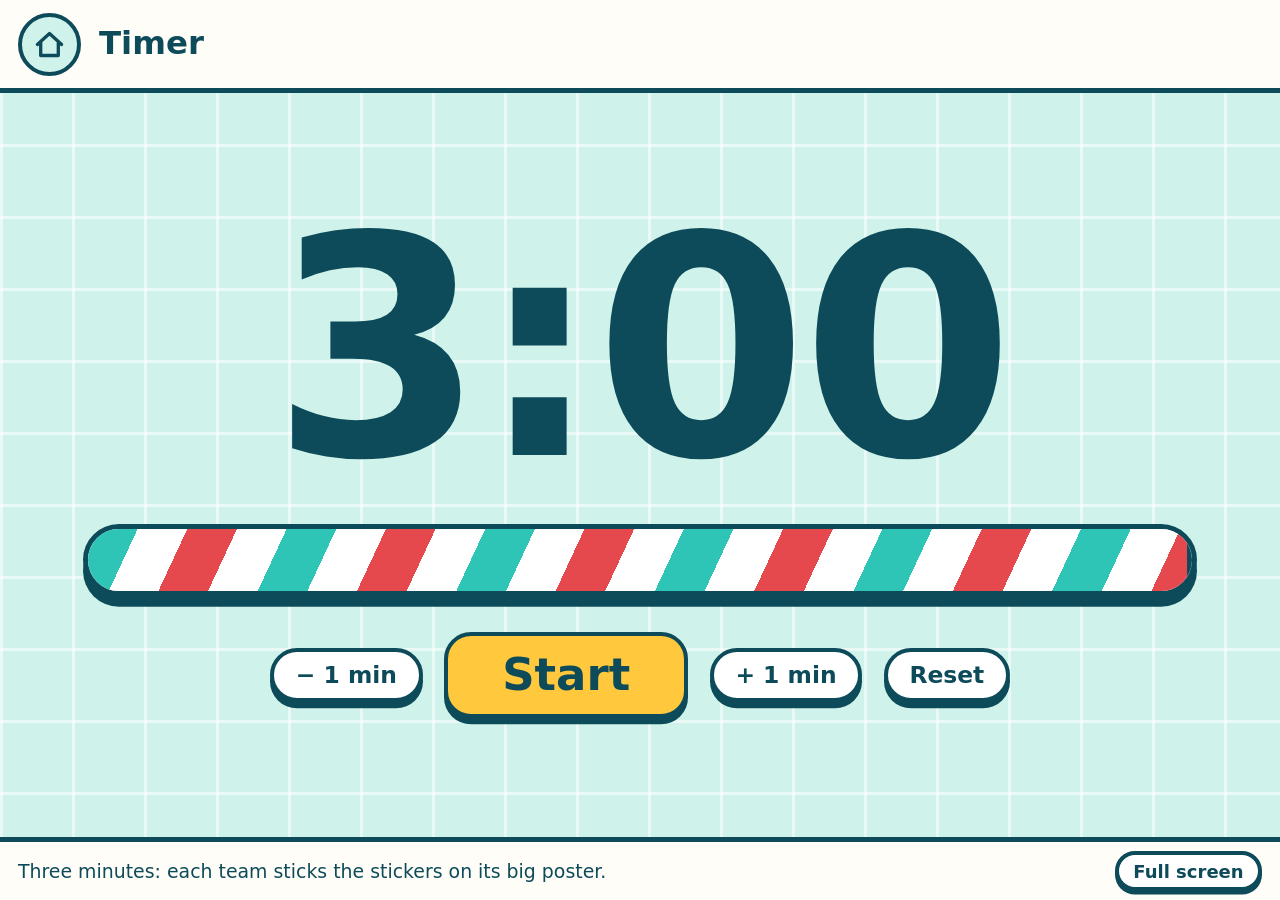
<file: timer.html>
<!doctype html>
<html lang="en">
<head>
<meta charset="utf-8">
<meta name="viewport" content="width=device-width, initial-scale=1">
<title>Timer | Dental Care Games</title>
<style>
:root{
  --ink:#0E4B5A; --mint:#CFF3EA; --mint-deep:#9FE3D3; --enamel:#FFFDF7; --good:#22A55B; --bad:#E5484D; --sun:#FFC83D;
  --red:#E5484D; --blue:#3B82F6; --green:#22A55B; --yellow:#F2B705;
  --font: ui-rounded, "Arial Rounded MT Bold", "Nunito", "Trebuchet MS", "Segoe UI", system-ui, sans-serif;
}
*{box-sizing:border-box}
html,body{height:100%;margin:0}
body{
  font-family:var(--font); color:var(--ink); background-color:var(--mint);
  background-image:linear-gradient(rgba(255,255,255,.55) 3px,transparent 3px),linear-gradient(90deg,rgba(255,255,255,.55) 3px,transparent 3px);
  background-size:72px 72px; display:flex; flex-direction:column; overflow:hidden; user-select:none; -webkit-user-select:none;
}
button{font-family:inherit;color:inherit;cursor:pointer}
button:focus-visible,a:focus-visible{outline:5px solid var(--sun);outline-offset:3px}
.art{display:block;width:100%;height:100%}

/* top bar */
.bar{display:flex;align-items:center;gap:2vmin;padding:1.4vmin 2vmin;background:var(--enamel);border-bottom:.6vmin solid var(--ink)}
.bar h1{font-size:clamp(18px,3.6vmin,44px);margin:0;line-height:1.1;flex:0 1 auto}
.home{flex:none;width:7vmin;height:7vmin;min-width:44px;min-height:44px;border-radius:50%;background:var(--mint);border:.5vmin solid var(--ink);display:grid;place-items:center;text-decoration:none}
.home svg{width:60%;height:60%}
#teams{margin-left:auto;display:flex;gap:1.2vmin}
.team{position:relative;display:flex;align-items:center;gap:1vmin;padding:.8vmin 1.4vmin;border-radius:3vmin;border:.5vmin solid var(--ink);background:var(--c);color:#fff;font-weight:700;opacity:.55;transition:transform .2s,opacity .2s}
.team.on{opacity:1;transform:translateY(.6vmin) scale(1.08);box-shadow:0 .8vmin 0 var(--ink)}
.team .nm{font-size:clamp(12px,2.2vmin,26px);text-shadow:0 2px 0 rgba(0,0,0,.25)}
.team .sc{font-size:clamp(18px,4vmin,48px);min-width:1.4em;text-align:center;background:#fff;color:var(--ink);border-radius:2vmin;padding:0 .8vmin;line-height:1.25}
.team .adj{display:flex;flex-direction:column;gap:.3vmin}
.team .adj button{width:3.2vmin;height:3.2vmin;min-width:22px;min-height:22px;border-radius:50%;border:.3vmin solid var(--ink);background:#fff;color:var(--ink);font-size:clamp(11px,2vmin,20px);line-height:1;padding:0;font-weight:800}
.team.pop .sc{animation:pop .5s}
@keyframes pop{40%{transform:scale(1.5)}}

/* stage */
#stage{flex:1;min-height:0;position:relative;display:flex;align-items:center;justify-content:center;padding:2.4vmin}
.foot{display:flex;align-items:center;gap:1.4vmin;padding:1vmin 2vmin;background:var(--enamel);border-top:.6vmin solid var(--ink);font-size:clamp(12px,2.1vmin,22px)}
.foot .sp{flex:1}
.btn{border:.5vmin solid var(--ink);background:#fff;border-radius:3vmin;padding:1vmin 2.4vmin;font-size:clamp(14px,2.6vmin,30px);font-weight:700;box-shadow:0 .7vmin 0 var(--ink);transition:transform .08s,box-shadow .08s}
.btn:active{transform:translateY(.5vmin);box-shadow:0 .2vmin 0 var(--ink)}
.btn.small{font-size:clamp(12px,2vmin,20px);padding:.6vmin 1.6vmin;box-shadow:0 .4vmin 0 var(--ink)}
.btn.go{background:var(--sun)}
a.btn{color:var(--ink);text-decoration:none;display:inline-block}
.btn.good{background:var(--good);color:#fff}
.btn.bad{background:var(--bad);color:#fff}
.btn[disabled]{opacity:.45;cursor:default}
.card{background:var(--enamel);border:.6vmin solid var(--ink);border-radius:4vmin;box-shadow:0 1.2vmin 0 var(--ink)}
.turn{font-size:clamp(16px,3.4vmin,40px);font-weight:700;padding:.6vmin 2.4vmin;border-radius:3vmin;border:.5vmin solid var(--ink);background:var(--c);color:#fff;text-shadow:0 2px 0 rgba(0,0,0,.25)}
.big{font-size:clamp(28px,8vmin,110px);font-weight:800;line-height:1}
.phrase{font-size:clamp(20px,5vmin,64px);font-weight:700}
.goodc{color:var(--good)} .badc{color:var(--bad)}
.hidden{display:none !important}
.shake{animation:shake .4s}
@keyframes shake{20%{transform:translateX(-2vmin)}40%{transform:translateX(2vmin)}60%{transform:translateX(-1.2vmin)}80%{transform:translateX(1.2vmin)}}
.pulse{animation:pulse .6s}
@keyframes pulse{50%{transform:scale(1.05)}}

/* overlay */
.over{position:absolute;inset:0;background:rgba(14,75,90,.55);display:flex;align-items:center;justify-content:center;padding:3vmin;z-index:5}
.panel{width:min(100%,150vmin);max-height:100%;padding:3vmin 4vmin;display:flex;flex-direction:column;align-items:center;gap:2vmin;text-align:center}
.finish h2{font-size:clamp(28px,7vmin,96px);margin:0}
.finish .rows{display:flex;gap:2vmin;align-items:flex-end}
.finish .res{display:flex;flex-direction:column;align-items:center;gap:1vmin;font-weight:700;font-size:clamp(14px,2.8vmin,32px)}
.finish .res .col{width:13vmin;border:.5vmin solid var(--ink);border-radius:2vmin 2vmin 0 0;background:var(--c);display:flex;align-items:flex-start;justify-content:center;color:#fff;font-size:clamp(22px,5vmin,64px);padding-top:.6vmin;text-shadow:0 2px 0 rgba(0,0,0,.25)}
.finish .crown{width:9vmin;height:9vmin}
.stars{position:absolute;inset:0;pointer-events:none;overflow:hidden;z-index:6}
.stars i{position:absolute;width:5vmin;height:5vmin;animation:fly 1.1s ease-out forwards}
@keyframes fly{to{transform:translate(var(--dx),var(--dy)) rotate(260deg) scale(.4);opacity:0}}
@media (prefers-reduced-motion:reduce){*{animation-duration:.01s !important;transition-duration:.01s !important}}

.tm{width:100%;height:100%;display:flex;flex-direction:column;align-items:center;justify-content:center;gap:4vmin}
.time{font-size:clamp(80px,34vmin,460px);font-weight:800;line-height:.9;font-variant-numeric:tabular-nums;letter-spacing:-.02em}
.time.low{color:var(--bad)} .time.up{animation:pulse .6s 5}
.tube{width:min(90%,150vmin);height:8vmin;border:.6vmin solid var(--ink);border-radius:5vmin;background:#fff;overflow:hidden;box-shadow:0 1.2vmin 0 var(--ink)}
.tube i{display:block;height:100%;width:100%;border-right:.6vmin solid var(--ink);background:repeating-linear-gradient(115deg,#2EC4B6 0 5vmin,#fff 5vmin 10vmin,#E5484D 10vmin 15vmin,#fff 15vmin 20vmin)}
.row{display:flex;gap:2.4vmin;align-items:center;justify-content:center;flex-wrap:wrap}
#start{font-size:clamp(20px,5vmin,60px);padding:1.4vmin 6vmin}

</style>
</head>
<body>
<header class="bar">
  <a class="home" href="index.html" aria-label="All games"><svg viewBox="0 0 60 60" aria-hidden="true"><path d="M8 30 L30 10 L52 30 M14 26 V50 H46 V26" fill="none" stroke="#0E4B5A" stroke-width="6" stroke-linecap="round" stroke-linejoin="round"/></svg></a>
  <h1>Timer</h1>
  
</header>
<main id="stage">
<div class="tm">
  <div class="time" id="time">3:00</div>
  <div class="tube"><i id="fill"></i></div>
  <div class="row">
    <button class="btn" id="minus" aria-label="One minute less">− 1 min</button>
    <button class="btn go" id="start">Start</button>
    <button class="btn" id="plus" aria-label="One minute more">+ 1 min</button>
    <button class="btn" id="reset">Reset</button>
  </div>
</div>

</main>
<footer class="foot">
  <span>Three minutes: each team sticks the stickers on its big poster.</span><span class="sp"></span>
  
  
  <button class="btn small" id="btnFull">Full screen</button>
</footer>
<script>
// Original pictures for the Dental Care games. Every picture is drawn in a 200 x 200 box.
const INK = '#0E4B5A';
const S = `stroke="${INK}" stroke-width="5" stroke-linejoin="round" stroke-linecap="round"`;
const S4 = `stroke="${INK}" stroke-width="4" stroke-linejoin="round" stroke-linecap="round"`;

const TOOTH_PATH = 'M60 36 C36 36 26 60 31 92 C35 122 42 150 55 170 C64 183 75 171 79 150 C83 131 90 124 100 124 C110 124 117 131 121 150 C125 171 136 183 145 170 C158 150 165 122 169 92 C174 60 164 36 140 36 C124 36 116 46 100 46 C84 46 76 36 60 36 Z';

function toothShape(fill) { return `<path d="${TOOTH_PATH}" fill="${fill}" ${S}/>`; }

function kid(mouth) {
  return `<circle cx="78" cy="110" r="54" fill="#FFD9B8" ${S}/>
  <path d="M25 104 C20 62 52 44 80 46 C112 44 138 66 131 106 C120 86 102 74 78 78 C56 74 38 88 25 104 Z" fill="#5B3A29" ${S}/>
  <circle cx="60" cy="110" r="5.5" fill="${INK}"/><circle cx="96" cy="110" r="5.5" fill="${INK}"/>
  <circle cx="45" cy="127" r="8" fill="#FF9E8F" opacity=".75"/><circle cx="111" cy="127" r="8" fill="#FF9E8F" opacity=".75"/>
  ${mouth}`;
}
const MOUTH_SMILE = `<path d="M56 131 Q78 156 100 131 Z" fill="#fff" ${S4}/>`;
const MOUTH_OPEN = `<ellipse cx="78" cy="140" rx="14" ry="11" fill="#B3364A" ${S4}/>`;

function candy(x, y, r, color, scale) {
  return `<g transform="translate(${x},${y}) rotate(${r}) scale(${scale || 1})">
    <path d="M-20 0 L-44 -15 L-44 15 Z" fill="${color}" ${S4}/><path d="M20 0 L44 -15 L44 15 Z" fill="${color}" ${S4}/>
    <ellipse rx="25" ry="18" fill="${color}" ${S4}/>
    <path d="M-8 -16 Q2 0 -8 16 M8 -16 Q18 0 8 16" fill="none" stroke="#fff" stroke-width="5" stroke-linecap="round"/></g>`;
}
function toothbrush(x, y, r, scale) {
  return `<g transform="translate(${x},${y}) rotate(${r}) scale(${scale || 1})">
    <rect x="20" y="-7" width="100" height="14" rx="7" fill="#3B82F6" ${S4}/>
    <rect x="-10" y="-9" width="38" height="12" rx="4" fill="#3B82F6" ${S4}/>
    <rect x="-8" y="-24" width="34" height="16" rx="4" fill="#fff" ${S4}/>
    <path d="M1 -24 V-9 M9 -24 V-9 M17 -24 V-9" stroke="${INK}" stroke-width="2.5"/></g>`;
}
function pencil(x, y, r, scale, bites) {
  const marks = bites ? `<path d="M30 -9 a7 7 0 0 0 14 0 Z M52 -9 a7 7 0 0 0 14 0 Z M40 9 a7 7 0 0 1 14 0 Z" fill="#8A5A2B" ${S4}/>` : '';
  return `<g transform="translate(${x},${y}) rotate(${r}) scale(${scale || 1})">
    <rect x="-14" y="-9" width="16" height="18" rx="4" fill="#FF8FA3" ${S4}/>
    <rect x="2" y="-9" width="98" height="18" fill="#F5B300" ${S4}/>
    <path d="M100 -9 L128 0 L100 9 Z" fill="#F3D2A9" ${S4}/><path d="M118 -3.4 L128 0 L118 3.4 Z" fill="${INK}"/>
    ${marks}</g>`;
}
function star(cx, cy, r, fill) {
  let d = '';
  for (let i = 0; i < 10; i++) {
    const a = -Math.PI / 2 + i * Math.PI / 5, rr = i % 2 ? r * 0.45 : r;
    d += (i ? 'L' : 'M') + (cx + rr * Math.cos(a)).toFixed(1) + ' ' + (cy + rr * Math.sin(a)).toFixed(1) + ' ';
  }
  return `<path d="${d}Z" fill="${fill || '#FFC83D'}" ${S4}/>`;
}
function calendar(marks) {
  let cells = '';
  const pos = [[44, 92], [82, 92], [120, 92], [158, 92], [63, 132], [101, 132], [139, 132]];
  pos.forEach(([x, y]) => {
    cells += `<rect x="${x - 16}" y="${y - 16}" width="32" height="32" rx="6" fill="#fff" ${S4}/>`;
    cells += marks === 'stars' ? star(x, y, 11, '#FFC83D').replace('stroke-width="4"', 'stroke-width="2.5"')
      : `<path d="M${x - 8} ${y} l6 7 l11 -13" fill="none" stroke="#22A55B" stroke-width="5" stroke-linecap="round" stroke-linejoin="round"/>`;
  });
  return `<rect x="18" y="34" width="166" height="136" rx="14" fill="#EAF6FF" ${S}/>
    <path d="M18 66 H184 V48 a14 14 0 0 0 -14 -14 H32 a14 14 0 0 0 -14 14 Z" fill="#E5484D" ${S}/>
    <path d="M56 24 V46 M146 24 V46" ${S}/>${cells}`;
}

const ART = {
  toothHappy: () => `${toothShape('#FFFFFF')}
    <circle cx="80" cy="80" r="6" fill="${INK}"/><circle cx="120" cy="80" r="6" fill="${INK}"/>
    <path d="M78 98 Q100 120 122 98" fill="none" ${S}/>
    <circle cx="64" cy="96" r="8" fill="#FF9E8F" opacity=".7"/><circle cx="136" cy="96" r="8" fill="#FF9E8F" opacity=".7"/>
    ${star(160, 40, 15)}${star(36, 34, 10)}`,
  toothSad: () => `${toothShape('#E9DFA8')}
    <path d="M72 76 l14 6 M128 76 l-14 6" ${S}/>
    <circle cx="80" cy="88" r="5.5" fill="${INK}"/><circle cx="120" cy="88" r="5.5" fill="${INK}"/>
    <path d="M80 114 Q100 98 120 114" fill="none" ${S}/>
    <ellipse cx="62" cy="64" rx="9" ry="7" fill="#7A5B2E"/><ellipse cx="140" cy="108" rx="8" ry="10" fill="#7A5B2E"/><circle cx="104" cy="60" r="5" fill="#7A5B2E"/>
    <path d="M150 62 q8 14 0 20 q-8 -6 0 -20 Z" fill="#7CC4F5" ${S4}/>`,
  brushA: () => `${kid(MOUTH_SMILE)}${toothbrush(88, 150, -14, 0.8)}
    <circle cx="108" cy="150" r="9" fill="#fff" ${S4}/><circle cx="122" cy="160" r="6" fill="#fff" ${S4}/><circle cx="96" cy="162" r="5" fill="#fff" ${S4}/>`,
  brushB: () => `${toothbrush(40, 78, 18, 1.15)}
    <g transform="translate(60,140) rotate(-10)"><rect x="0" y="-22" width="92" height="44" rx="8" fill="#fff" ${S}/>
    <rect x="16" y="-22" width="40" height="44" fill="#2EC4B6" ${S4}/><rect x="92" y="-12" width="18" height="24" rx="4" fill="#E5484D" ${S4}/>
    <path d="M110 0 q16 -14 26 0 q-12 12 -26 0 Z" fill="#fff" ${S4}/></g>`,
  candyA: () => `${kid(MOUTH_OPEN)}${candy(140, 146, -20, '#FF6B9D')}`,
  candyB: () => `<path d="M118 108 L150 180" ${S}/>
    <circle cx="106" cy="76" r="44" fill="#FF6B9D" ${S}/>
    <path d="M106 76 m0 -8 a8 8 0 1 1 -8 8 a18 18 0 1 1 18 18 a28 28 0 1 1 -28 -28" fill="none" stroke="#fff" stroke-width="6" stroke-linecap="round"/>
    ${candy(52, 154, 14, '#FFC83D', 0.8)}${candy(160, 62, -30, '#7CC4F5', 0.62)}`,
  dentistA: () => `<circle cx="92" cy="112" r="54" fill="#FFD9B8" ${S}/>
    <path d="M40 96 C40 58 66 44 92 44 C118 44 144 58 144 96 C126 82 112 78 92 78 C72 78 58 82 40 96 Z" fill="#DFF3FF" ${S}/>
    <path d="M92 52 v18 M83 61 h18" stroke="#22A55B" stroke-width="7" stroke-linecap="round"/>
    <circle cx="74" cy="106" r="5.5" fill="${INK}"/><circle cx="110" cy="106" r="5.5" fill="${INK}"/>
    <path d="M52 124 Q92 112 132 124 L128 150 Q92 172 56 150 Z" fill="#7CC4F5" ${S}/>
    <path d="M52 126 L40 116 M132 126 L144 116" ${S4}/>
    <path d="M150 186 L170 122" ${S}/><circle cx="172" cy="104" r="20" fill="#EAF6FF" ${S}/>`,
  dentistB: () => `<g transform="translate(-14,12) scale(.86)">${toothShape('#FFFFFF')}
    <circle cx="80" cy="82" r="6" fill="${INK}"/><circle cx="120" cy="82" r="6" fill="${INK}"/><path d="M80 100 Q100 118 120 100" fill="none" ${S}/></g>
    <path d="M132 188 L158 108" ${S}/><circle cx="162" cy="90" r="24" fill="#EAF6FF" ${S}/>
    <circle cx="44" cy="44" r="26" fill="#22A55B" ${S4}/><path d="M44 30 v28 M30 44 h28" stroke="#fff" stroke-width="9" stroke-linecap="round"/>`,
  pencilA: () => `${kid(`<ellipse cx="78" cy="142" rx="17" ry="13" fill="#B3364A" ${S4}/>`)}${pencil(72, 143, -6, 0.86)}
    <rect x="64" y="130" width="11" height="9" rx="2" fill="#fff" ${S4}/><rect x="80" y="130" width="11" height="9" rx="2" fill="#fff" ${S4}/>`,
  pencilB: () => `${pencil(38, 150, -38, 1.18, true)}
    <path d="M36 44 l10 12 M60 30 l4 15 M20 66 l14 6" ${S}/>`,
  apple: () => `${kid(MOUTH_OPEN)}
    <path d="M148 120 C128 104 104 122 110 150 C114 172 132 184 148 176 C164 184 182 172 186 150 C192 122 168 104 148 120 Z" fill="#E5484D" ${S}/>
    <path d="M148 120 q-2 -16 10 -22" fill="none" ${S}/><path d="M158 100 q16 -10 24 2 q-14 10 -24 -2 Z" fill="#22A55B" ${S4}/>`,
  soda: () => `${kid(MOUTH_OPEN)}
    <path d="M118 112 L182 112 L172 186 L128 186 Z" fill="#8A4B2A" ${S}/>
    <path d="M118 112 L182 112 L179 132 L121 132 Z" fill="#fff" ${S4}/>
    <circle cx="140" cy="152" r="5" fill="#fff" opacity=".8"/><circle cx="158" cy="168" r="4" fill="#fff" opacity=".8"/><circle cx="160" cy="146" r="3" fill="#fff" opacity=".8"/>
    <path d="M150 122 L138 96 L96 140" fill="none" stroke="#E5484D" stroke-width="7" stroke-linecap="round" stroke-linejoin="round"/>`,
  milk: () => `${kid(MOUTH_SMILE)}
    <path d="M122 104 L180 104 L174 186 L128 186 Z" fill="#EAF6FF" ${S}/>
    <path d="M124 128 L178 128 L174 186 L128 186 Z" fill="#fff" ${S4}/>
    <path d="M58 133 q20 -10 40 0" fill="none" stroke="#fff" stroke-width="7" stroke-linecap="round"/>`,
  chocolate: () => `${kid(MOUTH_OPEN)}
    <g transform="translate(146,146) rotate(14)"><rect x="-34" y="-44" width="68" height="88" rx="6" fill="#6B3E26" ${S}/>
    <path d="M-34 -14 H34 M-34 16 H34 M0 -44 V44" stroke="#8A5A3C" stroke-width="5"/>
    <path d="M-34 10 H34 V44 a6 6 0 0 1 -6 6 H-28 a6 6 0 0 1 -6 -6 Z" fill="#F5B300" ${S4} transform="translate(0,-6)"/></g>`,
  appleB: () => `<g transform="translate(-102,-80) scale(1.3)"><path d="M148 120 C128 104 104 122 110 150 C114 172 132 184 148 176 C164 184 182 172 186 150 C192 122 168 104 148 120 Z" fill="#E5484D" ${S4}/>
    <path d="M148 120 q-2 -16 10 -22" fill="none" ${S4}/><path d="M158 100 q16 -10 24 2 q-14 10 -24 -2 Z" fill="#22A55B" ${S4}/></g>
    <g transform="translate(75,72) scale(.62)"><path d="M148 120 C128 104 104 122 110 150 C114 172 132 184 148 176 C164 184 182 172 186 150 C192 122 168 104 148 120 Z" fill="#7BC74D" ${S}/>
    <path d="M148 120 q-2 -16 10 -22" fill="none" ${S}/></g>
    <path d="M70 100 q-8 12 0 24" fill="none" stroke="#fff" stroke-width="7" stroke-linecap="round"/>`,
  milkB: () => `<path d="M40 72 L72 38 L104 72 Z" fill="#7CC4F5" ${S}/><rect x="40" y="72" width="64" height="112" rx="4" fill="#fff" ${S}/>
    <rect x="40" y="112" width="64" height="34" fill="#7CC4F5" ${S4}/><circle cx="72" cy="129" r="9" fill="#fff" ${S4}/>
    <path d="M124 98 L182 98 L174 186 L132 186 Z" fill="#EAF6FF" ${S}/><path d="M127 118 L179 118 L174 186 L132 186 Z" fill="#fff" ${S4}/>
    <path d="M150 40 q10 16 0 24 q-10 -8 0 -24 Z" fill="#fff" ${S4}/>`,
  sodaB: () => `<rect x="58" y="44" width="84" height="140" rx="16" fill="#E5484D" ${S}/>
    <ellipse cx="100" cy="50" rx="40" ry="10" fill="#D9E2E8" ${S4}/><path d="M92 46 h16" ${S4}/>
    <path d="M58 104 q21 -14 42 0 t42 0 v26 q-21 -14 -42 0 t-42 0 Z" fill="#fff" ${S4}/>
    <circle cx="164" cy="64" r="9" fill="#fff" ${S4}/><circle cx="178" cy="98" r="6" fill="#fff" ${S4}/><circle cx="160" cy="34" r="5" fill="#fff" ${S4}/>
    <circle cx="34" cy="80" r="7" fill="#fff" ${S4}/><circle cx="28" cy="116" r="4.5" fill="#fff" ${S4}/>`,
  sun: () => `<g ${S}><path d="M100 14 V34 M100 166 V186 M14 100 H34 M166 100 H186 M39 39 L53 53 M147 147 L161 161 M39 161 L53 147 M147 53 L161 39"/></g>
    <circle cx="100" cy="100" r="52" fill="#FFC83D" ${S}/>
    <circle cx="82" cy="92" r="6" fill="${INK}"/><circle cx="118" cy="92" r="6" fill="${INK}"/><path d="M80 110 Q100 130 120 110" fill="none" ${S}/>`,
  plate: () => `<circle cx="100" cy="104" r="62" fill="#fff" ${S}/><circle cx="100" cy="104" r="40" fill="#EAF6FF" ${S4}/>
    <circle cx="88" cy="96" r="4" fill="#C98A4B"/><circle cx="112" cy="112" r="3.5" fill="#C98A4B"/><circle cx="104" cy="92" r="3" fill="#C98A4B"/>
    <path d="M20 40 V84 M10 40 V68 a10 10 0 0 0 20 0 V40 M20 84 V172" fill="none" ${S}/>
    <path d="M180 172 V92 M180 92 c-14 -8 -14 -44 0 -54 c14 10 14 46 0 54 Z" fill="#EAF6FF" ${S}/>`,
  calendar: () => calendar('ticks'),
  calendarStars: () => calendar('stars'),
  star: () => `${star(100, 104, 78)}<circle cx="84" cy="98" r="6" fill="${INK}"/><circle cx="116" cy="98" r="6" fill="${INK}"/><path d="M84 116 Q100 132 116 116" fill="none" ${S}/>`,
  ear: () => `<path d="M70 150 C40 120 44 50 100 44 C150 40 168 96 140 122 C126 134 126 150 116 162 C104 176 82 172 78 156" fill="#FFD9B8" ${S}/>
    <path d="M84 116 C74 92 86 70 106 72 C126 74 130 96 116 106" fill="none" ${S}/>
    <path d="M160 60 q14 20 0 40 M176 46 q24 34 0 68" fill="none" ${S}/>`,
  thumbUp: () => `<path d="M40 96 H72 V172 H40 Z" fill="#fff" ${S}/><path d="M72 100 C92 86 96 62 96 40 C116 36 124 58 116 86 H152 C170 86 170 108 158 110 C170 114 168 132 154 134 C164 140 160 156 148 156 C154 164 148 174 136 174 H96 C84 174 80 168 72 166 Z" fill="#FFD9B8" ${S}/>`,
};

function artInner(key) { return (ART[key] || ART.star)(); }
function art(key, cls) { return `<svg class="art ${cls || ''}" viewBox="0 0 200 200" aria-hidden="true">${artInner(key)}</svg>`; }

// Shared engine: teacher model turn + four teams, sounds, finish screen.
const TEAMS = [
  { name: 'Red', color: 'var(--red)' }, { name: 'Blue', color: 'var(--blue)' },
  { name: 'Green', color: 'var(--green)' }, { name: 'Yellow', color: 'var(--yellow)' },
];
const TEACHER = { name: 'Teacher', color: 'var(--ink)' };
let turn = 0; // -1 = teacher's model round
const $ = (s, el) => (el || document).querySelector(s);
const el = (html) => { const t = document.createElement('template'); t.innerHTML = html.trim(); return t.content.firstChild; };
const who = (i) => (i < 0 ? TEACHER : TEAMS[i]);
// Points are kept by the teacher on the board, so the games show no scores.
function setTurn(i) { turn = i < 0 ? -1 : i % 4; document.dispatchEvent(new CustomEvent('turn')); }
function nextTurn() { setTurn(turn < 0 ? 0 : turn + 1); }
// Classes use groups 1-4 with no team names, so only the teacher's model turn shows a label.
function turnChip() { return turn < 0 ? `<span class="turn" style="--c:${TEACHER.color}">Teacher</span>` : ''; }

let AC;
function tone(freq, dur, type, when, gain) {
  try {
    AC = AC || new (window.AudioContext || window.webkitAudioContext)();
    const o = AC.createOscillator(), g = AC.createGain();
    o.type = type || 'sine'; o.frequency.value = freq; o.connect(g); g.connect(AC.destination);
    const t = AC.currentTime + (when || 0);
    g.gain.setValueAtTime(gain || 0.16, t); g.gain.exponentialRampToValueAtTime(0.001, t + dur);
    o.start(t); o.stop(t + dur);
  } catch (e) { /* no sound available */ }
}
const sfx = {
  good() { tone(523, .15); tone(659, .15, 'sine', .12); tone(784, .3, 'sine', .24); },
  bad() { tone(196, .25, 'sawtooth', 0, .07); tone(147, .35, 'sawtooth', .18, .07); },
  tap() { tone(440, .07, 'triangle'); },
  tick() { tone(880, .05, 'square', 0, .05); },
  win() { [523, 659, 784, 1047, 1319].forEach((f, i) => tone(f, .25, 'triangle', i * .14)); },
};

function burst() {
  const box = el('<div class="stars"></div>');
  for (let i = 0; i < 14; i++) {
    const a = Math.random() * Math.PI * 2, d = 25 + Math.random() * 30;
    const s = el(`<i style="left:50%;top:45%;--dx:${(Math.cos(a) * d).toFixed(0)}vmin;--dy:${(Math.sin(a) * d).toFixed(0)}vmin"><svg viewBox="0 0 200 200">${star(100, 100, 90)}</svg></i>`);
    box.appendChild(s);
  }
  $('#stage').appendChild(box); setTimeout(() => box.remove(), 1200);
}

function showFinish(title) {
  const o = el(`<div class="over"><div class="panel card finish"><h2>${title || 'Great job!'}</h2>
    <div style="display:flex;gap:2vmin"><button class="btn" id="finAgain">Play again</button><a class="btn go" href="index.html" style="text-decoration:none">All games</a></div></div></div>`);
  $('#stage').appendChild(o); $('#finAgain').onclick = () => location.reload(); sfx.win(); burst();
}

document.addEventListener('DOMContentLoaded', () => {
  const again = $('#btnAgain'); if (again) again.onclick = () => location.reload();
  const full = $('#btnFull'); if (full) full.onclick = () => {
    if (document.fullscreenElement) document.exitFullscreen(); else if (document.documentElement.requestFullscreen) document.documentElement.requestFullscreen().catch(() => {});
  };
});

let total = 180, left = 180, endAt = 0, running = false, raf = 0, lastWhole = -1;
function show() {
  const s = Math.max(0, Math.ceil(left)), m = Math.floor(s / 60);
  $('#time').textContent = left <= 0 ? "Time's up!" : `${m}:${String(s % 60).padStart(2, '0')}`;
  $('#time').style.fontSize = left <= 0 ? 'clamp(48px,18vmin,240px)' : '';
  $('#time').classList.toggle('low', left > 0 && left <= 10); $('#time').classList.toggle('up', left <= 0);
  $('#fill').style.width = `${Math.max(0, left / total) * 100}%`;
  $('#start').textContent = running ? 'Pause' : (left < total && left > 0 ? 'Go on' : 'Start');
  if (running && s !== lastWhole && s <= 10 && s > 0) sfx.tick();
  lastWhole = s;
}
function frame() {
  if (!running) return;
  left = (endAt - Date.now()) / 1000;
  if (left <= 0) { left = 0; running = false; show(); sfx.win(); return; }
  show(); raf = requestAnimationFrame(frame);
}
$('#start').onclick = () => {
  if (left <= 0) return;
  running = !running; if (running) { endAt = Date.now() + left * 1000; sfx.tap(); raf = requestAnimationFrame(frame); } else cancelAnimationFrame(raf);
  show();
};
function setTotal(sec) { running = false; cancelAnimationFrame(raf); total = Math.min(900, Math.max(60, sec)); left = total; show(); }
$('#minus').onclick = () => setTotal(total - 60); $('#plus').onclick = () => setTotal(total + 60); $('#reset').onclick = () => setTotal(total);
show();

</script>
</body>
</html>
</file>
